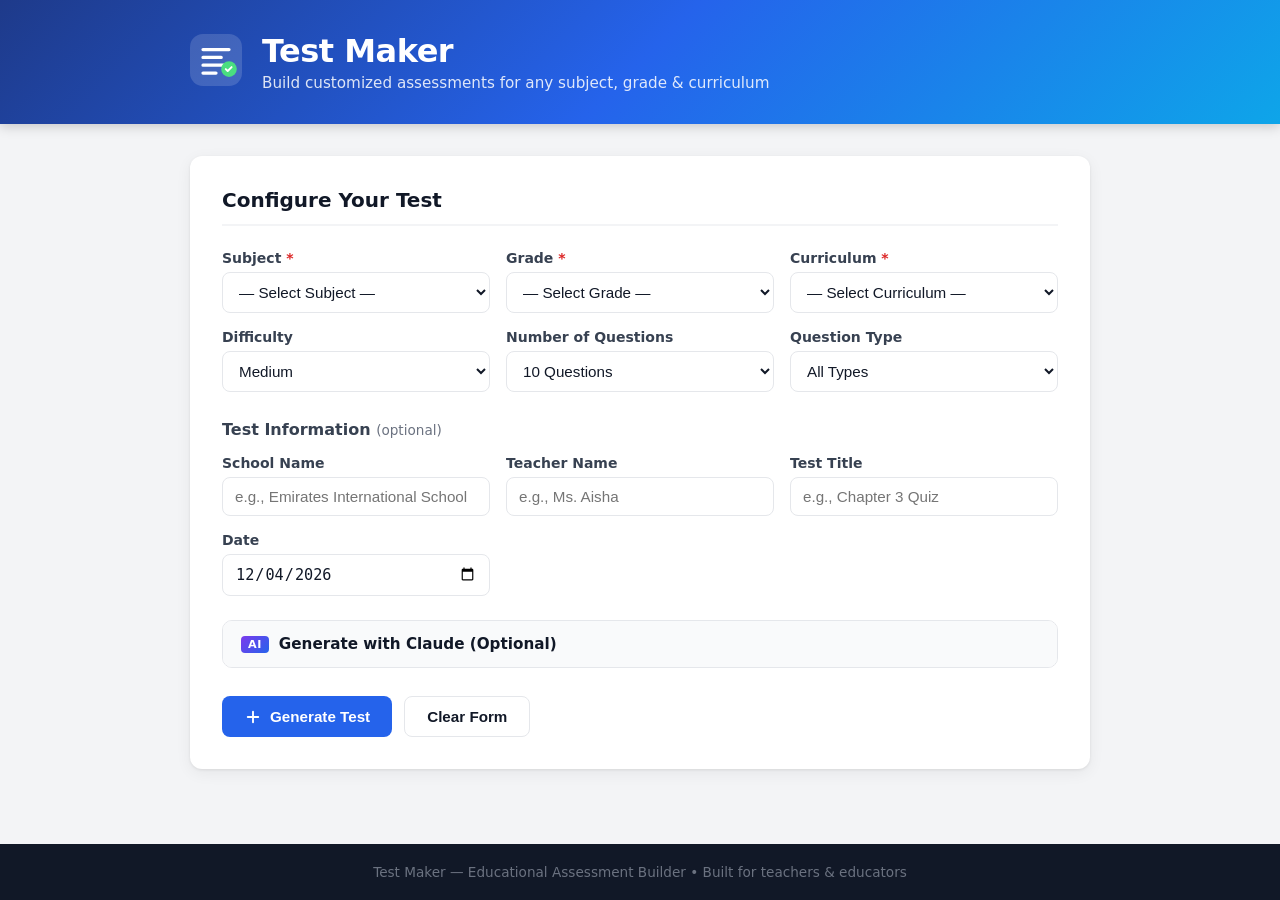
<file: index.html>
<!DOCTYPE html>
<html lang="en">
<head>
  <meta charset="UTF-8" />
  <meta name="viewport" content="width=device-width, initial-scale=1.0" />
  <title>Test Maker — Educational Assessment Builder</title>
  <link rel="stylesheet" href="style.css" />
</head>
<body>

  <header>
    <div class="header-inner">
      <div class="header-logo">
        <svg viewBox="0 0 40 40" fill="none" xmlns="http://www.w3.org/2000/svg">
          <rect width="40" height="40" rx="10" fill="white" fill-opacity="0.15"/>
          <path d="M10 12h20M10 18h14M10 24h18M10 30h10" stroke="white" stroke-width="2.5" stroke-linecap="round"/>
          <circle cx="30" cy="27" r="6" fill="#4ade80"/>
          <path d="M27.5 27l1.5 1.5 3-3" stroke="white" stroke-width="1.5" stroke-linecap="round" stroke-linejoin="round"/>
        </svg>
      </div>
      <div>
        <h1>Test Maker</h1>
        <p>Build customized assessments for any subject, grade &amp; curriculum</p>
      </div>
    </div>
  </header>

  <main>
    <div class="container">

      <!-- ── Configuration Panel ── -->
      <section class="card config-panel">
        <h2 class="section-title">Configure Your Test</h2>

        <div class="form-grid">

          <div class="form-group">
            <label for="subject">Subject <span class="req">*</span></label>
            <select id="subject">
              <option value="">— Select Subject —</option>
              <option value="math">Mathematics</option>
              <option value="english">English Language Arts</option>
              <option value="science">General Science</option>
              <option value="physics">Physics</option>
              <option value="chemistry">Chemistry</option>
              <option value="biology">Biology</option>
              <option value="social_studies">Social Studies</option>
              <option value="history">History</option>
              <option value="geography">Geography</option>
              <option value="computer_science">Computer Science</option>
              <option value="arabic">Arabic Language</option>
              <option value="islamic_studies">Islamic Studies</option>
            </select>
          </div>

          <div class="form-group">
            <label for="grade">Grade <span class="req">*</span></label>
            <select id="grade">
              <option value="">— Select Grade —</option>
              <option value="0">Kindergarten</option>
              <option value="1">Grade 1</option>
              <option value="2">Grade 2</option>
              <option value="3">Grade 3</option>
              <option value="4">Grade 4</option>
              <option value="5">Grade 5</option>
              <option value="6">Grade 6</option>
              <option value="7">Grade 7</option>
              <option value="8">Grade 8</option>
              <option value="9">Grade 9</option>
              <option value="10">Grade 10</option>
              <option value="11">Grade 11</option>
              <option value="12">Grade 12</option>
            </select>
          </div>

          <div class="form-group">
            <label for="curriculum">Curriculum <span class="req">*</span></label>
            <select id="curriculum">
              <option value="">— Select Curriculum —</option>
              <option value="us">US Common Core</option>
              <option value="british">British National Curriculum</option>
              <option value="uae">UAE Ministry of Education</option>
              <option value="ib">International Baccalaureate (IB)</option>
              <option value="cbse">CBSE (India)</option>
              <option value="australian">Australian Curriculum</option>
            </select>
          </div>

          <div class="form-group">
            <label for="difficulty">Difficulty</label>
            <select id="difficulty">
              <option value="easy">Easy</option>
              <option value="medium" selected>Medium</option>
              <option value="hard">Hard</option>
              <option value="mixed">Mixed (All Levels)</option>
            </select>
          </div>

          <div class="form-group">
            <label for="num-questions">Number of Questions</label>
            <select id="num-questions">
              <option value="5">5 Questions</option>
              <option value="10" selected>10 Questions</option>
              <option value="15">15 Questions</option>
              <option value="20">20 Questions</option>
              <option value="25">25 Questions</option>
            </select>
          </div>

          <div class="form-group">
            <label for="question-type">Question Type</label>
            <select id="question-type">
              <option value="all">All Types</option>
              <option value="mcq">Multiple Choice Only</option>
              <option value="true_false">True / False Only</option>
              <option value="short_answer">Short Answer Only</option>
            </select>
          </div>

        </div>

        <!-- Test Info -->
        <h3 class="sub-title">Test Information <span class="optional">(optional)</span></h3>
        <div class="form-grid">
          <div class="form-group">
            <label for="school-name">School Name</label>
            <input type="text" id="school-name" placeholder="e.g., Emirates International School" />
          </div>
          <div class="form-group">
            <label for="teacher-name">Teacher Name</label>
            <input type="text" id="teacher-name" placeholder="e.g., Ms. Aisha" />
          </div>
          <div class="form-group">
            <label for="test-title">Test Title</label>
            <input type="text" id="test-title" placeholder="e.g., Chapter 3 Quiz" />
          </div>
          <div class="form-group">
            <label for="test-date">Date</label>
            <input type="date" id="test-date" />
          </div>
        </div>

        <!-- AI Settings -->
        <details class="ai-panel" id="ai-details">
          <summary>
            <span class="ai-badge">AI</span> Generate with Claude (Optional)
          </summary>
          <div class="ai-body">
            <p>Provide your Anthropic API key to generate fresh, curriculum-specific questions using Claude AI. Your key is never stored — it is used only for this session.</p>
            <div class="form-grid">
              <div class="form-group">
                <label for="api-key">Anthropic API Key</label>
                <div class="input-with-toggle">
                  <input type="password" id="api-key" placeholder="sk-ant-..." autocomplete="off" />
                  <button type="button" id="toggle-key" aria-label="Show/hide key">👁</button>
                </div>
              </div>
              <div class="form-group">
                <label for="custom-topic">Focus Topic <span class="optional">(optional)</span></label>
                <input type="text" id="custom-topic" placeholder="e.g., Photosynthesis, World War I, Fractions" />
              </div>
            </div>
            <p class="api-note">Note: For production use, route API calls through a backend server to keep your key secure.</p>
          </div>
        </details>

        <div class="actions">
          <button id="generate-btn" class="btn btn-primary">
            <svg width="18" height="18" viewBox="0 0 24 24" fill="none" stroke="currentColor" stroke-width="2.5" stroke-linecap="round" stroke-linejoin="round"><path d="M12 5v14M5 12h14"/></svg>
            Generate Test
          </button>
          <button id="clear-btn" class="btn btn-ghost">Clear Form</button>
        </div>

        <div id="error-msg" class="error-msg hidden"></div>
        <div id="loading" class="loading hidden">
          <div class="spinner"></div>
          <span>Generating questions with Claude AI…</span>
        </div>
      </section>

      <!-- ── Test Preview ── -->
      <section id="test-preview" class="card test-preview hidden">
        <div class="preview-toolbar">
          <div class="preview-toolbar-left">
            <button id="toggle-answers" class="btn btn-secondary">Show Answer Key</button>
          </div>
          <div class="preview-toolbar-right">
            <button id="regenerate-btn" class="btn btn-ghost">Regenerate</button>
            <button id="print-btn" class="btn btn-primary">
              <svg width="16" height="16" viewBox="0 0 24 24" fill="none" stroke="currentColor" stroke-width="2.5" stroke-linecap="round" stroke-linejoin="round"><polyline points="6 9 6 2 18 2 18 9"/><path d="M6 18H4a2 2 0 0 1-2-2v-5a2 2 0 0 1 2-2h16a2 2 0 0 1 2 2v5a2 2 0 0 1-2 2h-2"/><rect x="6" y="14" width="12" height="8"/></svg>
              Print Test
            </button>
          </div>
        </div>

        <div id="test-content" class="test-content"></div>

        <div id="answer-key" class="answer-key hidden">
          <h3>Answer Key</h3>
          <div id="answer-key-content"></div>
        </div>
      </section>

    </div>
  </main>

  <footer>
    <p>Test Maker — Educational Assessment Builder &bull; Built for teachers &amp; educators</p>
  </footer>

  <div id="print-area" class="print-area"></div>

  <script src="questions.js"></script>
  <script src="app.js"></script>
</body>
</html>
</file>
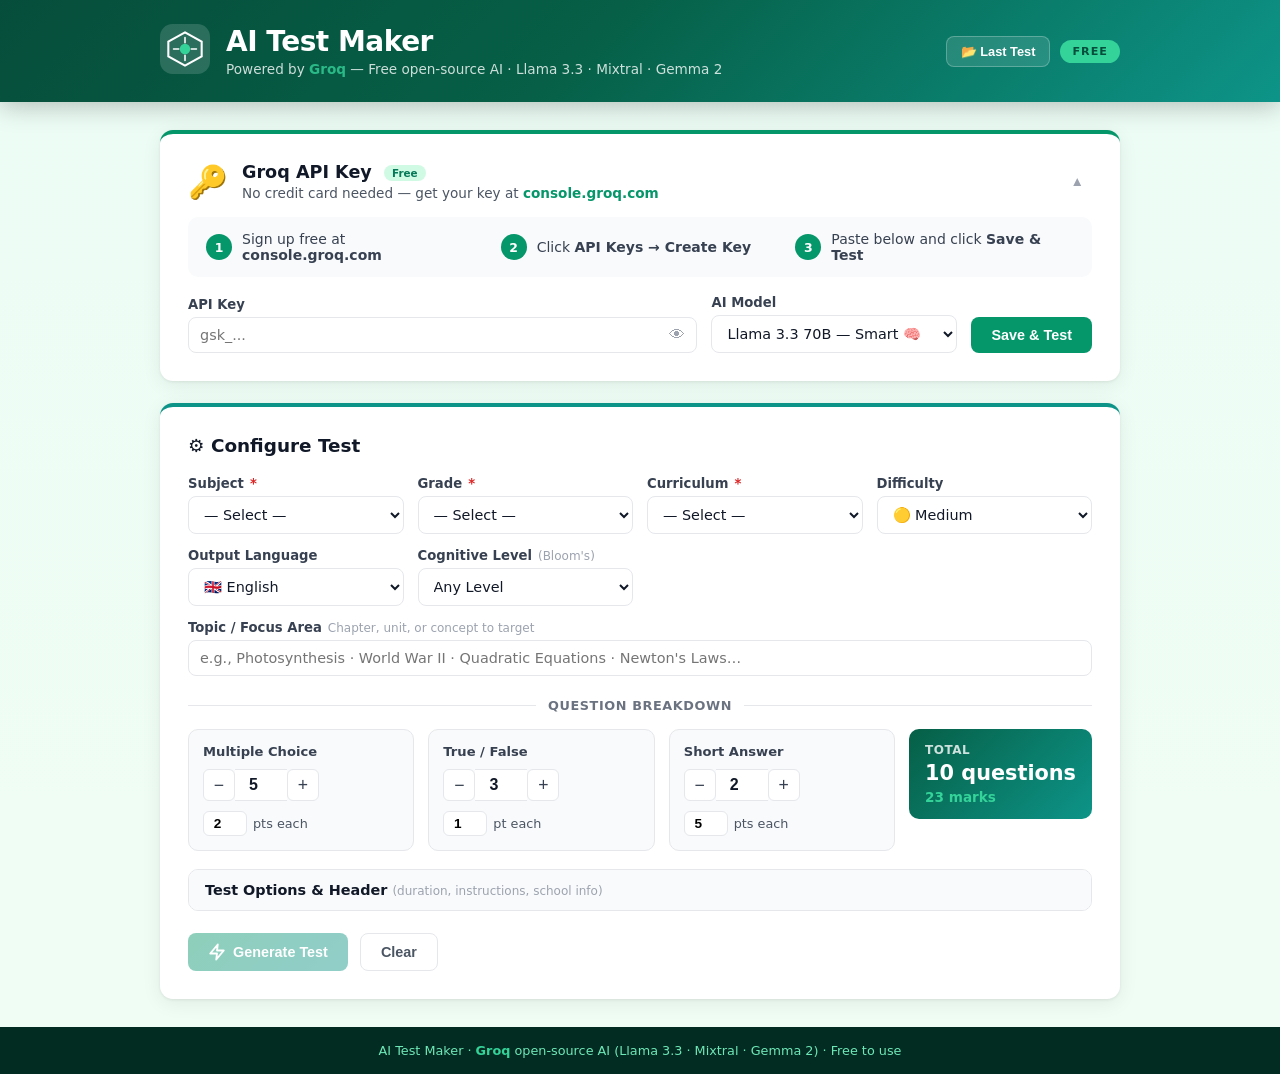
<file: free-test-maker/index.html>
<!DOCTYPE html>
<html lang="en">
<head>
  <meta charset="UTF-8"/>
  <meta name="viewport" content="width=device-width, initial-scale=1.0"/>
  <title>AI Test Maker — Groq Powered</title>
  <link rel="stylesheet" href="style.css"/>
</head>
<body>

<header>
  <div class="header-inner">
    <div class="logo">
      <svg viewBox="0 0 48 48" fill="none"><rect width="48" height="48" rx="12" fill="white" fill-opacity=".15"/><path d="M24 8L40 17V31L24 40L8 31V17Z" stroke="white" stroke-width="2" fill="none"/><circle cx="24" cy="24" r="5" fill="#34d399"/><path d="M24 13v5M24 30v5M13 24h5M30 24h5" stroke="white" stroke-width="1.5" stroke-linecap="round"/></svg>
    </div>
    <div class="header-text">
      <h1>AI Test Maker</h1>
      <p>Powered by <strong>Groq</strong> — Free open-source AI · Llama 3.3 · Mixtral · Gemma 2</p>
    </div>
    <div class="header-actions">
      <button id="load-last-btn" class="hbtn" title="Load last saved test">📂 Last Test</button>
      <span class="free-badge">FREE</span>
    </div>
  </div>
</header>

<main>
<div class="container">

  <!-- ── API Key Card ── -->
  <section class="card key-card" id="key-card">
    <div class="key-card-header">
      <div class="key-icon">🔑</div>
      <div>
        <h2>Groq API Key <span class="free-tag">Free</span></h2>
        <p>No credit card needed — get your key at <strong>console.groq.com</strong></p>
      </div>
      <button id="key-collapse-btn" class="collapse-btn" aria-expanded="true">▲</button>
    </div>
    <div id="key-body">
      <div class="steps-row">
        <div class="step"><div class="sn">1</div><span>Sign up free at <strong>console.groq.com</strong></span></div>
        <div class="step"><div class="sn">2</div><span>Click <strong>API Keys → Create Key</strong></span></div>
        <div class="step"><div class="sn">3</div><span>Paste below and click <strong>Save & Test</strong></span></div>
      </div>
      <div class="key-row">
        <div class="form-group grow">
          <label for="groq-key">API Key</label>
          <div class="eye-wrap">
            <input type="password" id="groq-key" placeholder="gsk_..." autocomplete="off"/>
            <button type="button" id="eye-btn">👁</button>
          </div>
        </div>
        <div class="form-group">
          <label for="model-sel">AI Model</label>
          <select id="model-sel">
            <option value="llama-3.1-8b-instant">Llama 3.1 8B — Fast ⚡</option>
            <option value="llama-3.3-70b-versatile" selected>Llama 3.3 70B — Smart 🧠</option>
            <option value="mixtral-8x7b-32768">Mixtral 8×7B — Balanced ⚖️</option>
            <option value="gemma2-9b-it">Gemma 2 9B 🔵</option>
          </select>
        </div>
        <div class="form-group shrink">
          <label>&nbsp;</label>
          <button id="save-key-btn" class="btn btn-success">Save &amp; Test</button>
        </div>
      </div>
      <div id="key-status" class="key-status hidden"></div>
    </div>
  </section>

  <!-- ── Config Card ── -->
  <section class="card config-card">
    <h2 class="card-title">⚙️ Configure Test</h2>

    <!-- Row 1: Core fields -->
    <div class="form-grid">
      <div class="form-group">
        <label for="subject">Subject <span class="req">*</span></label>
        <select id="subject">
          <option value="">— Select —</option>
          <optgroup label="Core">
            <option value="Mathematics">Mathematics</option>
            <option value="English Language Arts">English Language Arts</option>
            <option value="General Science">General Science</option>
            <option value="Social Studies">Social Studies</option>
          </optgroup>
          <optgroup label="Sciences">
            <option value="Physics">Physics</option>
            <option value="Chemistry">Chemistry</option>
            <option value="Biology">Biology</option>
            <option value="Environmental Science">Environmental Science</option>
          </optgroup>
          <optgroup label="Humanities">
            <option value="History">History</option>
            <option value="Geography">Geography</option>
            <option value="Economics">Economics</option>
            <option value="Civics and Government">Civics &amp; Government</option>
          </optgroup>
          <optgroup label="Technology">
            <option value="Computer Science">Computer Science</option>
            <option value="ICT">ICT</option>
          </optgroup>
          <optgroup label="Languages">
            <option value="Arabic Language">Arabic Language</option>
            <option value="French">French</option>
            <option value="Spanish">Spanish</option>
          </optgroup>
          <optgroup label="Other">
            <option value="Islamic Studies">Islamic Studies</option>
            <option value="Business Studies">Business Studies</option>
            <option value="Art and Design">Art &amp; Design</option>
            <option value="Physical Education">Physical Education</option>
          </optgroup>
        </select>
      </div>

      <div class="form-group">
        <label for="grade">Grade <span class="req">*</span></label>
        <select id="grade">
          <option value="">— Select —</option>
          <option value="Kindergarten">Kindergarten</option>
          <option value="Grade 1">Grade 1</option>
          <option value="Grade 2">Grade 2</option>
          <option value="Grade 3">Grade 3</option>
          <option value="Grade 4">Grade 4</option>
          <option value="Grade 5">Grade 5</option>
          <option value="Grade 6">Grade 6</option>
          <option value="Grade 7">Grade 7</option>
          <option value="Grade 8">Grade 8</option>
          <option value="Grade 9">Grade 9</option>
          <option value="Grade 10">Grade 10</option>
          <option value="Grade 11">Grade 11</option>
          <option value="Grade 12">Grade 12</option>
          <option value="University Foundation">University Foundation</option>
        </select>
      </div>

      <div class="form-group">
        <label for="curriculum">Curriculum <span class="req">*</span></label>
        <select id="curriculum">
          <option value="">— Select —</option>
          <option value="UAE Ministry of Education">UAE Ministry of Education</option>
          <option value="US Common Core">US Common Core</option>
          <option value="British National Curriculum">British National Curriculum</option>
          <option value="Cambridge (IGCSE/A-Level)">Cambridge IGCSE / A-Level</option>
          <option value="International Baccalaureate (IB)">International Baccalaureate (IB)</option>
          <option value="CBSE (India)">CBSE (India)</option>
          <option value="Australian Curriculum">Australian Curriculum</option>
          <option value="General / International">General / International</option>
        </select>
      </div>

      <div class="form-group">
        <label for="difficulty">Difficulty</label>
        <select id="difficulty">
          <option value="Easy">🟢 Easy</option>
          <option value="Medium" selected>🟡 Medium</option>
          <option value="Hard">🔴 Hard</option>
          <option value="Mixed (Easy, Medium, and Hard)">🌈 Mixed</option>
        </select>
      </div>

      <div class="form-group">
        <label for="language">Output Language</label>
        <select id="language">
          <option value="English">🇬🇧 English</option>
          <option value="Arabic">🇦🇪 Arabic (عربي)</option>
          <option value="French">🇫🇷 French</option>
        </select>
      </div>

      <div class="form-group">
        <label for="bloom">Cognitive Level <span class="hint">(Bloom's)</span></label>
        <select id="bloom">
          <option value="">Any Level</option>
          <option value="Knowledge (Remember)">Knowledge — Remember</option>
          <option value="Comprehension (Understand)">Comprehension — Understand</option>
          <option value="Application (Apply)">Application — Apply</option>
          <option value="Analysis (Analyze)">Analysis — Analyze</option>
          <option value="Evaluation (Evaluate)">Evaluation — Evaluate</option>
          <option value="Synthesis (Create)">Synthesis — Create</option>
        </select>
      </div>
    </div>

    <!-- Topic -->
    <div class="form-group topic-row">
      <label for="topic">
        Topic / Focus Area
        <span class="hint">Chapter, unit, or concept to target</span>
      </label>
      <input type="text" id="topic" placeholder="e.g., Photosynthesis · World War II · Quadratic Equations · Newton's Laws…"/>
    </div>

    <!-- ── Question Breakdown ── -->
    <div class="section-divider">
      <span>Question Breakdown</span>
    </div>

    <div class="qcount-grid">
      <div class="qcount-item">
        <label>Multiple Choice</label>
        <div class="counter-wrap">
          <button class="counter-btn" data-target="mcq-count" data-dir="-1">−</button>
          <input type="number" id="mcq-count" class="counter-input" value="5" min="0" max="20"/>
          <button class="counter-btn" data-target="mcq-count" data-dir="1">+</button>
        </div>
        <div class="marks-per">
          <input type="number" id="mcq-marks" class="marks-input" value="2" min="1" max="10"/> pts each
        </div>
      </div>

      <div class="qcount-item">
        <label>True / False</label>
        <div class="counter-wrap">
          <button class="counter-btn" data-target="tf-count" data-dir="-1">−</button>
          <input type="number" id="tf-count" class="counter-input" value="3" min="0" max="20"/>
          <button class="counter-btn" data-target="tf-count" data-dir="1">+</button>
        </div>
        <div class="marks-per">
          <input type="number" id="tf-marks" class="marks-input" value="1" min="1" max="10"/> pt each
        </div>
      </div>

      <div class="qcount-item">
        <label>Short Answer</label>
        <div class="counter-wrap">
          <button class="counter-btn" data-target="sa-count" data-dir="-1">−</button>
          <input type="number" id="sa-count" class="counter-input" value="2" min="0" max="20"/>
          <button class="counter-btn" data-target="sa-count" data-dir="1">+</button>
        </div>
        <div class="marks-per">
          <input type="number" id="sa-marks" class="marks-input" value="5" min="1" max="20"/> pts each
        </div>
      </div>

      <div class="qcount-total" id="qcount-total">
        <div class="total-label">Total</div>
        <div class="total-num" id="total-q">10 questions</div>
        <div class="total-marks" id="total-marks">23 marks</div>
      </div>
    </div>

    <!-- ── Test Options ── -->
    <details class="options-panel">
      <summary>Test Options &amp; Header <span class="hint">(duration, instructions, school info)</span></summary>
      <div class="options-body">
        <div class="form-grid">
          <div class="form-group">
            <label for="school-name">School Name</label>
            <input type="text" id="school-name" placeholder="e.g., Emirates International School"/>
          </div>
          <div class="form-group">
            <label for="teacher-name">Teacher Name</label>
            <input type="text" id="teacher-name" placeholder="e.g., Ms. Sarah"/>
          </div>
          <div class="form-group">
            <label for="test-title">Test Title</label>
            <input type="text" id="test-title" placeholder="e.g., Chapter 5 Quiz"/>
          </div>
          <div class="form-group">
            <label for="test-date">Date</label>
            <input type="date" id="test-date"/>
          </div>
          <div class="form-group">
            <label for="duration">Duration</label>
            <input type="text" id="duration" placeholder="e.g., 45 minutes"/>
          </div>
          <div class="form-group">
            <label for="term">Term / Semester</label>
            <input type="text" id="term" placeholder="e.g., Term 1 · Semester 2"/>
          </div>
        </div>
        <div class="form-group">
          <label for="instructions">Special Instructions <span class="hint">(printed on the test)</span></label>
          <textarea id="instructions" rows="2" placeholder="e.g., Use a pencil. Show all working. No calculators allowed."></textarea>
        </div>
      </div>
    </details>

    <!-- Actions -->
    <div class="actions-row">
      <button id="generate-btn" class="btn btn-primary" disabled>
        <svg width="18" height="18" viewBox="0 0 24 24" fill="none" stroke="currentColor" stroke-width="2.5" stroke-linecap="round" stroke-linejoin="round"><polygon points="13 2 3 14 12 14 11 22 21 10 12 10 13 2"/></svg>
        Generate Test
      </button>
      <button id="clear-btn" class="btn btn-ghost">Clear</button>
    </div>

    <div id="error-box" class="error-box hidden"></div>

    <div id="loading-wrap" class="loading-wrap hidden">
      <div class="loading-dots"><span></span><span></span><span></span></div>
      <span id="loading-msg">Generating…</span>
    </div>
  </section>

  <!-- ── Preview Card ── -->
  <section id="preview-card" class="card preview-card hidden">
    <div class="preview-toolbar">
      <div class="ptb-left">
        <span id="preview-label" class="preview-label"></span>
      </div>
      <div class="ptb-right">
        <button id="add-q-btn" class="btn btn-ghost btn-sm">＋ Add Question</button>
        <button id="save-test-btn" class="btn btn-ghost btn-sm">💾 Save</button>
        <button id="toggle-ans-btn" class="btn btn-secondary btn-sm">Show Answers</button>
        <button id="regen-all-btn" class="btn btn-ghost btn-sm">↺ Regenerate All</button>
        <button id="print-btn" class="btn btn-primary btn-sm">
          <svg width="14" height="14" viewBox="0 0 24 24" fill="none" stroke="currentColor" stroke-width="2.5" stroke-linecap="round" stroke-linejoin="round"><polyline points="6 9 6 2 18 2 18 9"/><path d="M6 18H4a2 2 0 0 1-2-2v-5a2 2 0 0 1 2-2h16a2 2 0 0 1 2 2v5a2 2 0 0 1-2 2h-2"/><rect x="6" y="14" width="12" height="8"/></svg>
          Print
        </button>
      </div>
    </div>

    <!-- Interactive question editor (screen only) -->
    <div id="q-editor" class="q-editor"></div>

    <!-- Answer key panel -->
    <div id="answer-key-panel" class="answer-key-panel hidden">
      <div class="ak-title">✅ Answer Key</div>
      <div id="ak-grid" class="ak-grid"></div>
    </div>
  </section>

</div>
</main>

<!-- Hidden print area -->
<div id="print-area" class="print-area" aria-hidden="true"></div>

<footer>
  <p>AI Test Maker · <strong>Groq</strong> open-source AI (Llama 3.3 · Mixtral · Gemma 2) · Free to use</p>
</footer>

<!-- Edit Modal -->
<div id="edit-modal" class="modal hidden" role="dialog" aria-modal="true">
  <div class="modal-box">
    <div class="modal-header">
      <h3>Edit Question</h3>
      <button id="modal-close" class="modal-close">✕</button>
    </div>
    <div class="modal-body">
      <div class="form-group">
        <label>Question Text</label>
        <textarea id="edit-q-text" rows="3"></textarea>
      </div>
      <div id="edit-options-wrap" class="form-group"></div>
      <div class="form-group">
        <label>Correct Answer</label>
        <input type="text" id="edit-answer"/>
      </div>
      <div class="form-group">
        <label>Explanation <span class="hint">(shown in answer key)</span></label>
        <input type="text" id="edit-explanation"/>
      </div>
    </div>
    <div class="modal-footer">
      <button id="modal-save" class="btn btn-primary">Save Changes</button>
      <button id="modal-cancel" class="btn btn-ghost">Cancel</button>
    </div>
  </div>
</div>
<div id="modal-overlay" class="modal-overlay hidden"></div>

<script src="app.js"></script>
</body>
</html>
</file>
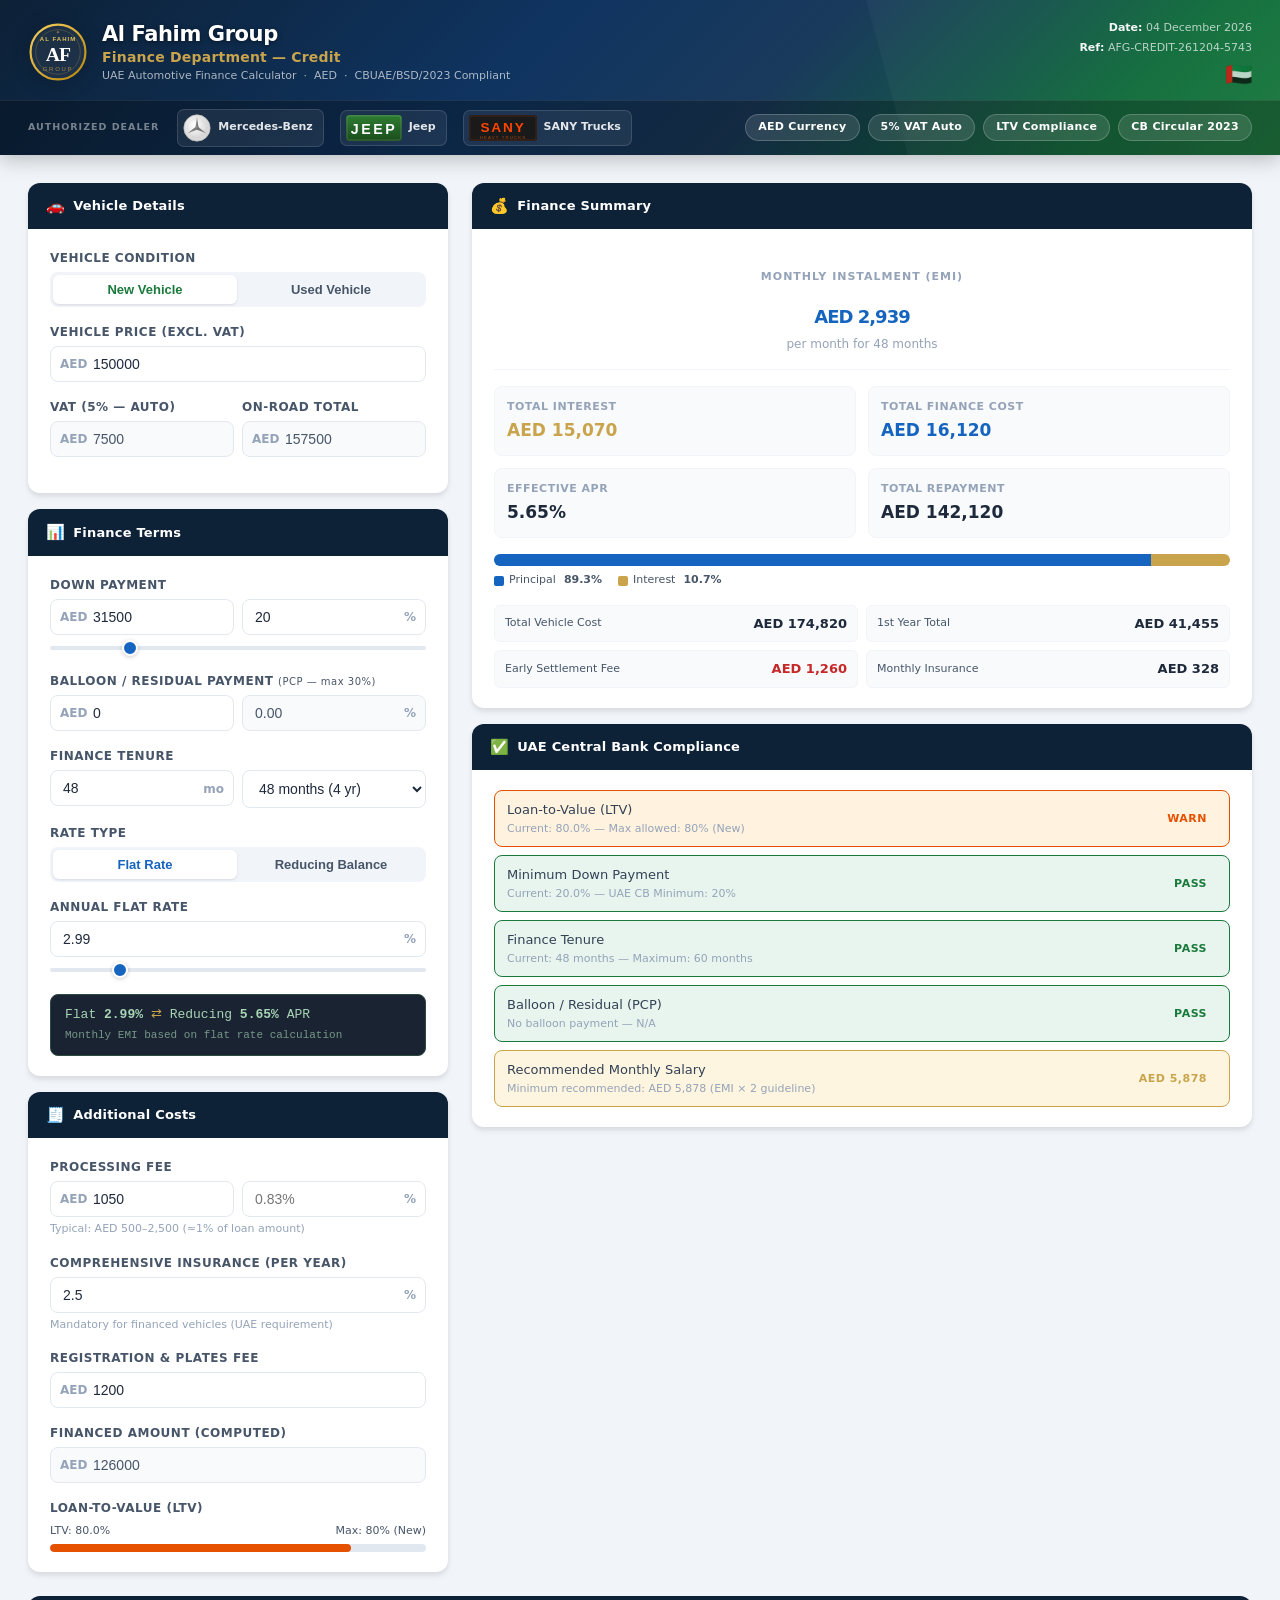
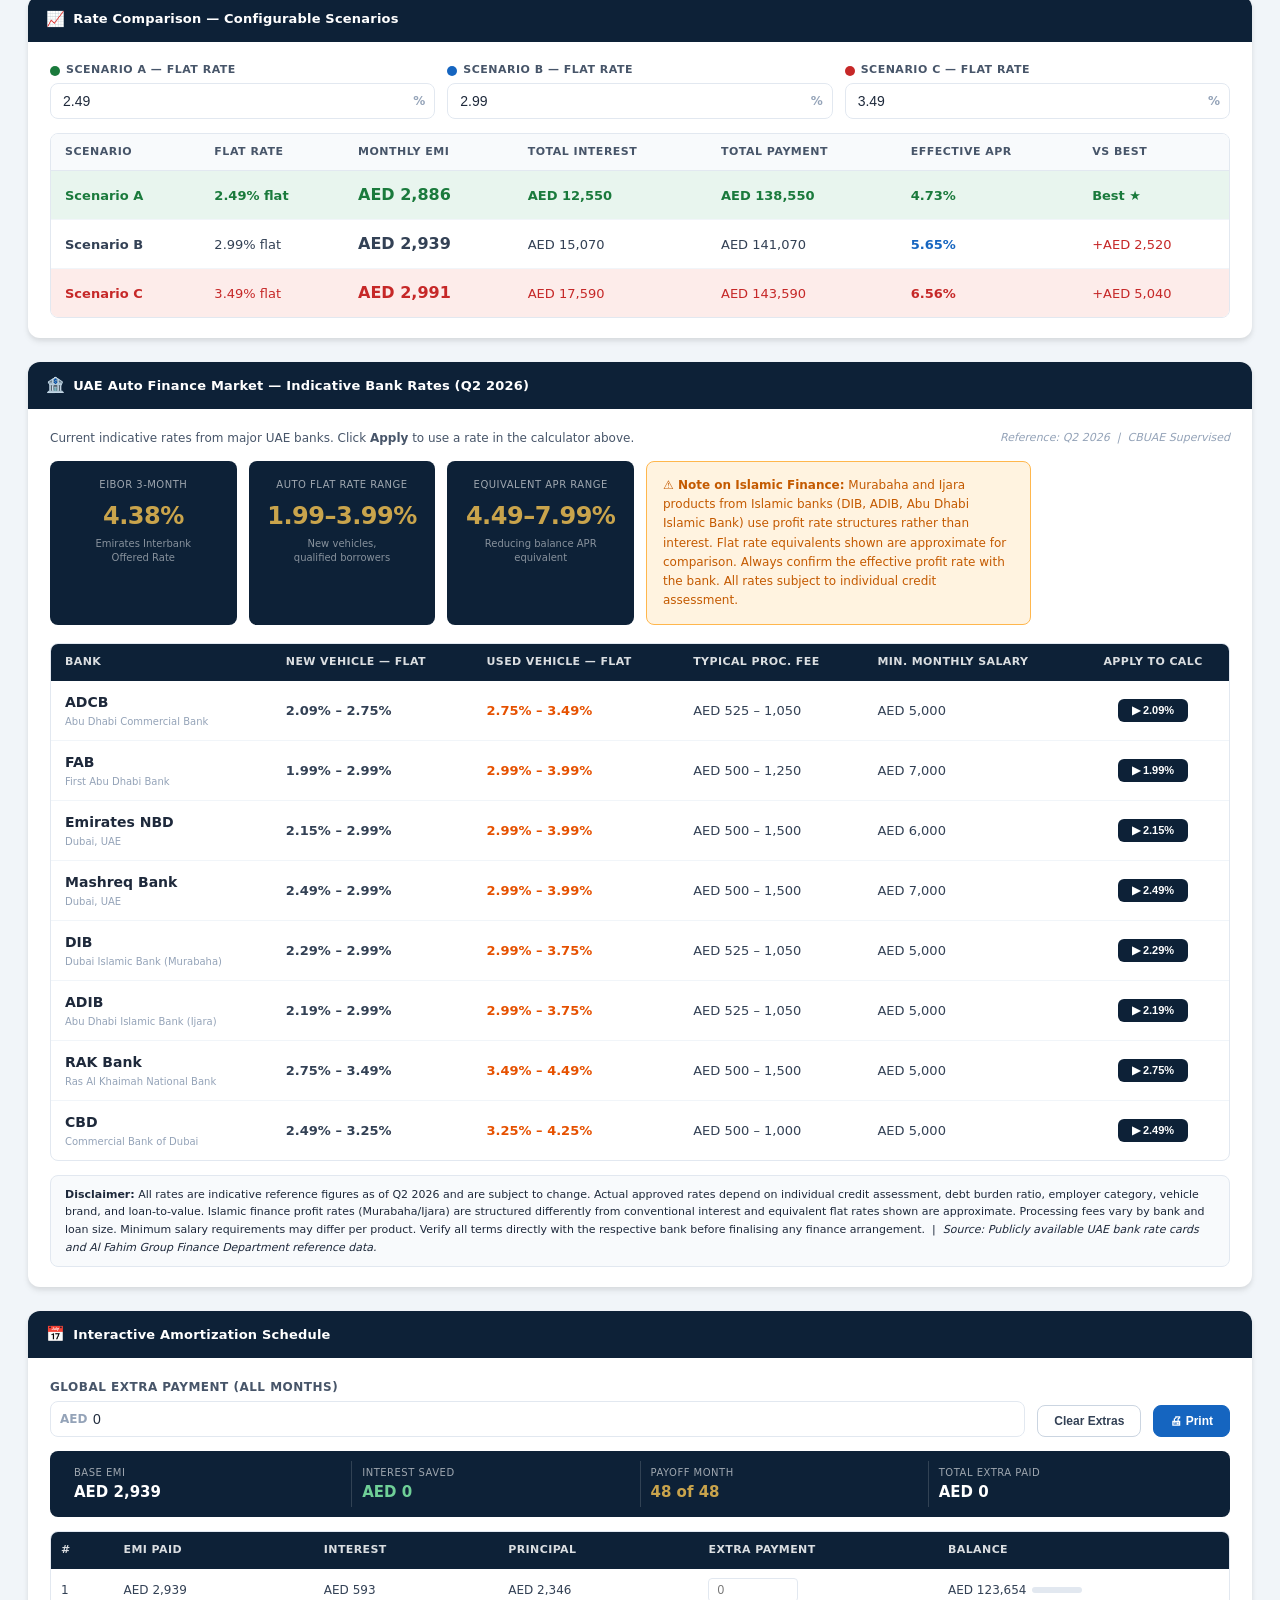
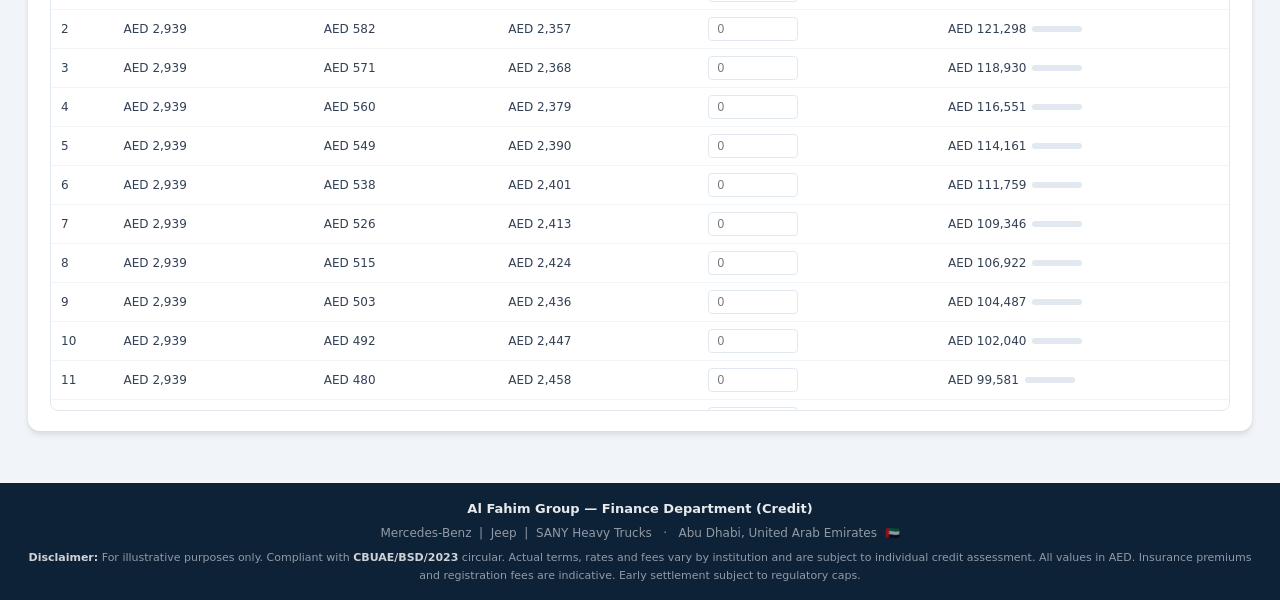
<file: interest-calculator.html>
<!DOCTYPE html>
<html lang="en">
<head>
<meta charset="UTF-8">
<meta name="viewport" content="width=device-width, initial-scale=1.0">
<title>Al Fahim Group — Finance Department | Credit Calculator</title>
<style>
  *, *::before, *::after { box-sizing: border-box; margin: 0; padding: 0; }

  :root {
    --navy: #0D2137;
    --navy-light: #1A3A5C;
    --green: #1A7A3C;
    --green-light: #E8F5EE;
    --blue: #1565C0;
    --blue-light: #E3F0FF;
    --gold: #C9A44C;
    --gold-light: #FDF5E0;
    --red: #C62828;
    --red-light: #FDECEA;
    --orange: #E65100;
    --orange-light: #FFF3E0;
    --gray-50: #F8FAFC;
    --gray-100: #F1F5F9;
    --gray-200: #E2E8F0;
    --gray-300: #CBD5E1;
    --gray-400: #94A3B8;
    --gray-600: #475569;
    --gray-700: #334155;
    --gray-800: #1E293B;
    --white: #FFFFFF;
    --shadow-sm: 0 1px 3px rgba(0,0,0,0.08), 0 1px 2px rgba(0,0,0,0.04);
    --shadow: 0 4px 6px rgba(0,0,0,0.07), 0 2px 4px rgba(0,0,0,0.05);
    --shadow-md: 0 10px 15px rgba(0,0,0,0.08), 0 4px 6px rgba(0,0,0,0.04);
    --radius: 12px;
    --radius-sm: 8px;
  }

  body {
    font-family: -apple-system, BlinkMacSystemFont, 'Segoe UI', system-ui, sans-serif;
    background: var(--gray-100);
    color: var(--gray-800);
    font-size: 14px;
    line-height: 1.5;
  }

  /* HEADER */
  .site-header {
    background: linear-gradient(135deg, var(--navy) 0%, #0F3460 40%, var(--navy-light) 60%, #0E6B3A 85%, var(--green) 100%);
    color: white;
    padding: 28px 32px 24px;
    display: flex;
    align-items: center;
    justify-content: space-between;
    gap: 16px;
    box-shadow: 0 4px 20px rgba(0,0,0,0.25);
    position: relative;
    overflow: hidden;
  }
  .site-header::before {
    content: '';
    position: absolute;
    top: -50%; right: -10%;
    width: 40%; height: 200%;
    background: rgba(255,255,255,0.03);
    transform: rotate(-15deg);
    pointer-events: none;
  }
  .header-left { display: flex; align-items: center; gap: 16px; }
  .header-flag { font-size: 48px; line-height: 1; filter: drop-shadow(0 2px 4px rgba(0,0,0,0.3)); }
  .header-text h1 { font-size: 22px; font-weight: 700; letter-spacing: -0.3px; text-shadow: 0 1px 3px rgba(0,0,0,0.3); }
  .header-text p { font-size: 13px; opacity: 0.82; margin-top: 3px; }
  .header-badges { display: flex; gap: 8px; flex-wrap: wrap; }
  .header-badge {
    background: rgba(255,255,255,0.12);
    border: 1px solid rgba(255,255,255,0.2);
    border-radius: 20px;
    padding: 4px 12px;
    font-size: 11px; font-weight: 600; letter-spacing: 0.3px;
    backdrop-filter: blur(4px);
  }

  /* MAIN LAYOUT */
  .main-wrap { padding: 24px; max-width: 1400px; margin: 0 auto; }
  .top-grid {
    display: grid;
    grid-template-columns: 420px 1fr;
    gap: 20px;
    margin-bottom: 20px;
    align-items: start;
  }
  .left-col { display: flex; flex-direction: column; gap: 16px; }
  .right-col { display: flex; flex-direction: column; gap: 16px; }
  .full-width { margin-bottom: 20px; }

  /* CARDS */
  .card { background: var(--white); border-radius: var(--radius); box-shadow: var(--shadow); overflow: hidden; }
  .card-header {
    background: var(--navy); color: white;
    padding: 12px 18px;
    display: flex; align-items: center; gap: 8px;
    font-weight: 600; font-size: 13px; letter-spacing: 0.2px;
  }
  .card-header .icon { font-size: 15px; }
  .card-body { padding: 18px; }

  /* FORM */
  .form-group { margin-bottom: 14px; }
  .form-group:last-child { margin-bottom: 0; }
  label { display: block; font-size: 12px; font-weight: 600; color: var(--gray-600); text-transform: uppercase; letter-spacing: 0.5px; margin-bottom: 5px; }
  input[type="number"], input[type="text"], select {
    width: 100%; padding: 9px 12px;
    border: 1.5px solid var(--gray-200); border-radius: var(--radius-sm);
    font-size: 14px; color: var(--gray-800); background: var(--white);
    transition: border-color 0.15s, box-shadow 0.15s;
    -moz-appearance: textfield;
  }
  input[type="number"]::-webkit-outer-spin-button,
  input[type="number"]::-webkit-inner-spin-button { -webkit-appearance: none; }
  input:focus, select:focus { outline: none; border-color: var(--blue); box-shadow: 0 0 0 3px rgba(21,101,192,0.12); }
  input[readonly] { background: var(--gray-50); color: var(--gray-600); cursor: not-allowed; border-color: var(--gray-200); }
  .input-prefix-wrap { position: relative; }
  .input-prefix { position: absolute; left: 10px; top: 50%; transform: translateY(-50%); font-size: 12px; font-weight: 700; color: var(--gray-400); pointer-events: none; }
  .input-prefix-wrap input { padding-left: 42px; }
  .input-suffix-wrap { position: relative; }
  .input-suffix { position: absolute; right: 10px; top: 50%; transform: translateY(-50%); font-size: 12px; font-weight: 700; color: var(--gray-400); pointer-events: none; }
  .input-suffix-wrap input { padding-right: 36px; }
  .dual-input { display: grid; grid-template-columns: 1fr 1fr; gap: 8px; }

  /* RANGE SLIDER */
  input[type="range"] {
    -webkit-appearance: none; width: 100%; height: 4px;
    background: var(--gray-200); border-radius: 2px;
    border: none; padding: 0; margin-top: 6px; cursor: pointer;
  }
  input[type="range"]::-webkit-slider-thumb {
    -webkit-appearance: none; width: 16px; height: 16px; border-radius: 50%;
    background: var(--blue); border: 2px solid white; box-shadow: 0 1px 4px rgba(0,0,0,0.2); cursor: pointer;
  }
  input[type="range"]::-moz-range-thumb {
    width: 16px; height: 16px; border-radius: 50%;
    background: var(--blue); border: 2px solid white; box-shadow: 0 1px 4px rgba(0,0,0,0.2); cursor: pointer;
  }
  input[type="range"]:focus { box-shadow: none; border: none; outline: none; }

  /* TOGGLE */
  .toggle-group { display: flex; background: var(--gray-100); border-radius: var(--radius-sm); padding: 3px; gap: 2px; }
  .toggle-btn {
    flex: 1; padding: 7px 12px; border: none; background: transparent;
    border-radius: 6px; font-size: 13px; font-weight: 600; color: var(--gray-600); cursor: pointer; transition: all 0.15s;
  }
  .toggle-btn.active { background: var(--white); color: var(--navy); box-shadow: var(--shadow-sm); }
  .toggle-btn.active.green { color: var(--green); }
  .toggle-btn.active.blue { color: var(--blue); }

  /* RATE EQUIV BOX */
  .rate-equiv-box {
    background: #1A2332; color: #A8D5B5;
    border-radius: var(--radius-sm); padding: 10px 14px;
    font-family: 'SF Mono', 'Fira Code', 'Consolas', monospace; font-size: 13px;
    margin-top: 8px; border: 1px solid #2D4A3E; line-height: 1.6;
  }
  .rate-equiv-box .arrow { color: var(--gold); }

  /* PROGRESS BAR */
  .progress-bar-wrap { margin-top: 6px; }
  .progress-label { display: flex; justify-content: space-between; font-size: 11px; color: var(--gray-600); margin-bottom: 4px; }
  .progress-bar { height: 8px; background: var(--gray-200); border-radius: 4px; overflow: hidden; }
  .progress-fill { height: 100%; border-radius: 4px; transition: width 0.3s ease, background-color 0.3s ease; }
  .progress-fill.green { background: var(--green); }
  .progress-fill.orange { background: var(--orange); }
  .progress-fill.red { background: var(--red); }

  /* SUMMARY */
  .emi-display { text-align: center; padding: 20px 0 16px; border-bottom: 1px solid var(--gray-100); margin-bottom: 16px; }
  .emi-label { font-size: 11px; font-weight: 700; color: var(--gray-400); text-transform: uppercase; letter-spacing: 1px; }
  .emi-value { font-size: 38px; font-weight: 800; color: var(--blue); letter-spacing: -1px; line-height: 1.1; margin: 4px 0; }
  .emi-value span { font-size: 18px; font-weight: 600; }
  .emi-period { font-size: 12px; color: var(--gray-400); }

  .stats-grid { display: grid; grid-template-columns: 1fr 1fr; gap: 12px; margin-bottom: 16px; }
  .stat-item { background: var(--gray-50); border-radius: var(--radius-sm); padding: 12px; border: 1px solid var(--gray-100); }
  .stat-label { font-size: 11px; color: var(--gray-400); font-weight: 600; text-transform: uppercase; letter-spacing: 0.5px; }
  .stat-value { font-size: 17px; font-weight: 700; color: var(--gray-800); margin-top: 2px; }
  .stat-value.highlight { color: var(--blue); }
  .stat-value.gold { color: var(--gold); }
  .stat-value.red { color: var(--red); }

  .pi-bar-wrap { margin: 12px 0 16px; }
  .pi-bar { height: 12px; border-radius: 6px; overflow: hidden; display: flex; background: var(--gray-100); }
  .pi-bar-principal { background: var(--blue); transition: width 0.3s; }
  .pi-bar-interest { background: var(--gold); flex: 1; }
  .pi-bar-legend { display: flex; gap: 16px; margin-top: 6px; }
  .pi-legend-item { display: flex; align-items: center; gap: 5px; font-size: 11px; color: var(--gray-600); }
  .pi-legend-dot { width: 10px; height: 10px; border-radius: 2px; }

  .mini-grid { display: grid; grid-template-columns: 1fr 1fr; gap: 8px; }
  .mini-item { display: flex; justify-content: space-between; align-items: center; padding: 8px 10px; background: var(--gray-50); border-radius: 6px; border: 1px solid var(--gray-100); }
  .mini-label { font-size: 11px; color: var(--gray-600); }
  .mini-value { font-size: 13px; font-weight: 700; color: var(--gray-800); }

  /* COMPLIANCE */
  .compliance-grid { display: flex; flex-direction: column; gap: 8px; }
  .compliance-row { display: flex; align-items: center; justify-content: space-between; padding: 9px 12px; border-radius: var(--radius-sm); border: 1px solid var(--gray-200); background: var(--gray-50); }
  .compliance-left { font-size: 13px; font-weight: 500; color: var(--gray-700); }
  .compliance-detail { font-size: 11px; color: var(--gray-400); margin-top: 1px; }
  .badge { padding: 3px 10px; border-radius: 12px; font-size: 11px; font-weight: 700; text-transform: uppercase; letter-spacing: 0.5px; }
  .badge-ok { background: var(--green-light); color: var(--green); }
  .badge-fail { background: var(--red-light); color: var(--red); }
  .badge-warn { background: var(--orange-light); color: var(--orange); }

  /* RATE COMPARISON */
  .comparison-controls { display: grid; grid-template-columns: repeat(3, 1fr); gap: 12px; margin-bottom: 14px; }
  .comp-label { font-size: 11px; font-weight: 700; text-transform: uppercase; letter-spacing: 0.5px; margin-bottom: 4px; display: flex; align-items: center; gap: 6px; color: var(--gray-600); }
  .comp-dot { width: 10px; height: 10px; border-radius: 50%; display: inline-block; }
  .comp-dot-a { background: var(--green); }
  .comp-dot-b { background: var(--blue); }
  .comp-dot-c { background: var(--red); }
  .comp-table-wrap { overflow-x: auto; border-radius: var(--radius-sm); border: 1px solid var(--gray-200); }
  .comp-table { width: 100%; border-collapse: collapse; font-size: 13px; }
  .comp-table th { background: var(--gray-50); padding: 10px 14px; text-align: left; font-size: 11px; font-weight: 700; text-transform: uppercase; letter-spacing: 0.5px; color: var(--gray-600); border-bottom: 1px solid var(--gray-200); }
  .comp-table td { padding: 12px 14px; border-bottom: 1px solid var(--gray-100); color: var(--gray-700); }
  .comp-table tr:last-child td { border-bottom: none; }
  .comp-table tr.best-row { background: var(--green-light); }
  .comp-table tr.worst-row { background: var(--red-light); }
  .comp-table tr.best-row td { color: var(--green); font-weight: 600; }
  .comp-table tr.worst-row td { color: var(--red); }
  .comp-table td.big { font-size: 16px; font-weight: 700; }
  .comp-table td.apr-col { color: var(--blue); font-weight: 600; }

  /* AMORTIZATION */
  .amort-controls { display: flex; align-items: flex-end; gap: 12px; margin-bottom: 14px; flex-wrap: wrap; }
  .amort-controls .form-group { margin-bottom: 0; flex: 1; min-width: 160px; }
  .amort-btn { padding: 8px 16px; border: 1.5px solid var(--gray-300); border-radius: var(--radius-sm); background: white; font-size: 12px; font-weight: 600; color: var(--gray-700); cursor: pointer; transition: all 0.15s; white-space: nowrap; }
  .amort-btn:hover { border-color: var(--blue); color: var(--blue); background: var(--blue-light); }
  .amort-btn.primary { background: var(--blue); color: white; border-color: var(--blue); }
  .amort-btn.primary:hover { background: #1255A8; }

  .amort-summary-bar { display: flex; gap: 0; margin-bottom: 14px; background: var(--navy); border-radius: var(--radius-sm); padding: 10px 14px; color: white; flex-wrap: wrap; }
  .amort-sum-item { flex: 1; min-width: 130px; padding: 4px 10px; border-right: 1px solid rgba(255,255,255,0.15); }
  .amort-sum-item:last-child { border-right: none; }
  .amort-sum-label { font-size: 10px; opacity: 0.6; text-transform: uppercase; letter-spacing: 0.5px; }
  .amort-sum-value { font-size: 15px; font-weight: 700; margin-top: 1px; }
  .amort-sum-value.gold { color: var(--gold); }
  .amort-sum-value.green { color: #6FCF97; }

  .amort-table-wrap { max-height: 480px; overflow-y: auto; border-radius: var(--radius-sm); border: 1px solid var(--gray-200); position: relative; }
  .amort-table { width: 100%; border-collapse: collapse; font-size: 12px; }
  .amort-table thead { position: sticky; top: 0; z-index: 10; }
  .amort-table th { background: var(--navy); color: rgba(255,255,255,0.85); padding: 10px 10px; text-align: left; font-size: 11px; font-weight: 600; text-transform: uppercase; letter-spacing: 0.4px; white-space: nowrap; border-bottom: 2px solid rgba(255,255,255,0.1); }
  .amort-table td { padding: 7px 10px; border-bottom: 1px solid var(--gray-100); color: var(--gray-700); vertical-align: middle; }
  .amort-table tr:hover td { background: var(--gray-50); }
  .amort-table .extra-input { width: 90px; padding: 4px 8px; font-size: 12px; border: 1px solid var(--gray-200); border-radius: 4px; }
  .amort-table .extra-input:focus { border-color: var(--gold); box-shadow: 0 0 0 2px rgba(201,164,76,0.15); }

  .amort-table tr.ms-25 td { background: #FFFDE7; }
  .amort-table tr.ms-50 td { background: #E8F5EE; }
  .amort-table tr.ms-75 td { background: #E3F2FD; }
  .amort-table tr.ms-payoff td { background: #F3E5F5; font-weight: 600; }
  .amort-table tr.ms-balloon td { background: var(--gold-light); font-weight: 600; }
  .amort-table tr.footer-row td { background: var(--navy); color: white; font-weight: 700; font-size: 12px; border-top: 2px solid rgba(255,255,255,0.2); }

  .mini-balance-bar { display: inline-block; width: 50px; height: 6px; background: var(--gray-200); border-radius: 3px; overflow: hidden; vertical-align: middle; margin-left: 6px; }
  .mini-balance-fill { height: 100%; background: var(--blue); border-radius: 3px; transition: width 0.2s; }

  .ms-label { display: inline-block; font-size: 9px; font-weight: 700; padding: 1px 5px; border-radius: 8px; text-transform: uppercase; margin-left: 4px; letter-spacing: 0.3px; }
  .ms-label.ms25 { background: #FFF176; color: #827717; }
  .ms-label.ms50 { background: #C8E6C9; color: #2E7D32; }
  .ms-label.ms75 { background: #BBDEFB; color: #1565C0; }
  .ms-label.mspayoff { background: #E1BEE7; color: #6A1B9A; }
  .ms-label.msballoon { background: var(--gold-light); color: var(--gold); border: 1px solid var(--gold); }

  /* FOOTER */
  .site-footer { background: var(--navy); color: rgba(255,255,255,0.55); text-align: center; padding: 16px 24px; font-size: 12px; line-height: 1.6; }
  .site-footer strong { color: rgba(255,255,255,0.8); }

  .text-red { color: var(--red); }

  @media (max-width: 900px) {
    .top-grid { grid-template-columns: 1fr; }
    .stats-grid { grid-template-columns: 1fr 1fr; }
    .comparison-controls { grid-template-columns: 1fr; }
    .header-main-row { flex-direction: column; gap: 10px; }
    .header-meta { text-align: left; }
    .header-brands-row { flex-direction: column; gap: 8px; }
    .main-wrap { padding: 12px; }
  }

  /* ─── AL FAHIM GROUP HEADER STYLES ─────────────────────────── */
  .site-header { padding: 0; overflow: hidden; display: block; }
  .header-main-row {
    display: flex; align-items: center; justify-content: space-between;
    padding: 18px 28px 14px; gap: 20px;
  }
  .header-logo-block { display: flex; align-items: center; gap: 14px; }
  .af-logo-svg { flex-shrink: 0; filter: drop-shadow(0 2px 8px rgba(0,0,0,0.5)); }
  .header-title-block { line-height: 1.25; }
  .header-company { font-size: 21px; font-weight: 800; letter-spacing: -0.4px; color: white; text-shadow: 0 1px 4px rgba(0,0,0,0.5); }
  .header-dept { font-size: 14px; font-weight: 600; color: var(--gold); letter-spacing: 0.2px; margin-top: 2px; }
  .header-sub { font-size: 11px; opacity: 0.65; margin-top: 3px; }
  .header-meta { text-align: right; font-size: 11px; color: rgba(255,255,255,0.7); line-height: 1.8; flex-shrink: 0; }
  .header-meta strong { color: rgba(255,255,255,0.95); }
  .header-brands-row {
    background: rgba(0,0,0,0.28);
    border-top: 1px solid rgba(255,255,255,0.08);
    padding: 8px 28px;
    display: flex; align-items: center; justify-content: space-between;
    flex-wrap: wrap; gap: 10px;
  }
  .brand-strip { display: flex; align-items: center; gap: 16px; flex-wrap: wrap; }
  .brand-strip-label { font-size: 9.5px; font-weight: 700; color: rgba(255,255,255,0.45); text-transform: uppercase; letter-spacing: 1px; margin-right: 2px; }
  .brand-entry {
    display: flex; align-items: center; gap: 7px;
    padding: 4px 10px 4px 5px;
    background: rgba(255,255,255,0.07);
    border-radius: 7px;
    border: 1px solid rgba(255,255,255,0.13);
    transition: background 0.15s;
  }
  .brand-entry:hover { background: rgba(255,255,255,0.12); }
  .brand-label { font-size: 11px; font-weight: 600; color: rgba(255,255,255,0.88); white-space: nowrap; }

  /* ─── PRINT STYLES ──────────────────────────────────────────── */
  @media print {
    *, *::before, *::after {
      -webkit-print-color-adjust: exact !important;
      print-color-adjust: exact !important;
    }
    @page { margin: 1.2cm 1.5cm; size: A4 portrait; }
    body { background: white !important; font-size: 11px; line-height: 1.4; }

    /* Header: compact but keep branding */
    .site-header { box-shadow: none !important; }
    .header-main-row { padding: 10px 20px 8px; }
    .header-company { font-size: 17px; }
    .header-dept { font-size: 12px; }
    .header-sub { display: none; }

    /* Hide interactive / screen-only elements */
    .left-col { display: none !important; }
    .amort-controls { display: none !important; }
    .comparison-controls { display: none !important; }
    button { display: none !important; }
    .extra-input { display: none !important; }
    .amort-sum-item:last-child { display: none; }

    /* Show print-only elements */
    .print-params { display: block !important; }

    /* Layout */
    .main-wrap { padding: 0 !important; }
    .top-grid { grid-template-columns: 1fr !important; }
    .right-col { width: 100%; }
    .full-width { margin-bottom: 10px; }

    /* Expand amort table fully */
    .amort-table-wrap { max-height: none !important; overflow: visible !important; }

    /* Cards */
    .card { box-shadow: none !important; border: 1px solid #ccc !important; margin-bottom: 10px; page-break-inside: avoid; }

    /* Tables */
    .amort-table th, .amort-table td { padding: 5px 7px !important; font-size: 10px !important; }
    .comp-table th, .comp-table td { padding: 7px 10px !important; font-size: 11px !important; }

    /* Footer */
    .site-footer { font-size: 10px !important; padding: 8px 20px !important; }

    /* Milestone colors: preserve */
    .amort-table tr.ms-25 td { background: #FFFDE7 !important; }
    .amort-table tr.ms-50 td { background: #E8F5EE !important; }
    .amort-table tr.ms-75 td { background: #E3F2FD !important; }
    .amort-table tr.ms-payoff td { background: #F3E5F5 !important; font-weight: 700; }
    .amort-table tr.ms-balloon td { background: #FDF5E0 !important; font-weight: 700; }
    .amort-table tr.footer-row td { background: #0D2137 !important; color: white !important; }

    /* Compliance / comparison */
    .compliance-row { -webkit-print-color-adjust: exact; print-color-adjust: exact; }
    .comp-table tr.best-row { background: #E8F5EE !important; }
    .comp-table tr.worst-row { background: #FDECEA !important; }

    /* Amort summary bar */
    .amort-summary-bar { -webkit-print-color-adjust: exact; print-color-adjust: exact; background: #0D2137 !important; }
    .card-header { -webkit-print-color-adjust: exact; print-color-adjust: exact; background: #0D2137 !important; }
    .header-brands-row { -webkit-print-color-adjust: exact; print-color-adjust: exact; }
  }

  /* Print-params card (hidden on screen, shown on print) */
  .print-params {
    display: none;
    background: #F8FAFC;
    border: 1px solid #E2E8F0;
    border-radius: var(--radius-sm);
    padding: 14px 16px;
    margin-bottom: 14px;
  }
  .print-params-title {
    font-size: 11px; font-weight: 700; color: var(--navy);
    text-transform: uppercase; letter-spacing: 0.6px;
    margin-bottom: 8px; padding-bottom: 6px;
    border-bottom: 2px solid var(--navy);
  }
  .print-params table { width: 100%; border-collapse: collapse; font-size: 11px; }
  .print-params td { padding: 5px 10px; border-bottom: 1px solid #E2E8F0; vertical-align: middle; }
  .print-params tr:last-child td { border-bottom: none; }
  .print-params td:nth-child(odd) { color: #64748B; font-size: 10px; text-transform: uppercase; letter-spacing: 0.3px; width: 22%; }
  .print-params td:nth-child(even) { font-weight: 700; color: var(--navy); width: 28%; }

  /* ─── SPACING IMPROVEMENTS ──────────────────────────────────── */
  .card-body { padding: 20px 22px; }
  .main-wrap { padding: 28px; }
  .top-grid { gap: 24px; margin-bottom: 24px; }
  .full-width { margin-bottom: 24px; }
  .form-group { margin-bottom: 16px; }

  /* ─── UAE MARKET RATES SECTION ───────────────────────────────── */
  .market-eibor-row {
    display: grid;
    grid-template-columns: repeat(auto-fill, minmax(170px, 1fr));
    gap: 12px;
    margin-bottom: 18px;
  }
  .eibor-box {
    background: var(--navy);
    color: white;
    border-radius: var(--radius-sm);
    padding: 16px 14px;
    text-align: center;
  }
  .eibor-label { font-size: 10px; text-transform: uppercase; letter-spacing: 0.5px; opacity: 0.6; }
  .eibor-value { font-size: 24px; font-weight: 800; color: var(--gold); margin: 6px 0 3px; letter-spacing: -0.5px; }
  .eibor-note-text { font-size: 10px; opacity: 0.5; line-height: 1.4; }
  .eibor-info-box {
    grid-column: span 2;
    background: var(--orange-light);
    border: 1px solid #FFB74D;
    border-radius: var(--radius-sm);
    padding: 14px 16px;
    font-size: 12px;
    color: #C45A00;
    line-height: 1.6;
    display: flex;
    align-items: center;
  }
  @media (max-width: 700px) { .eibor-info-box { grid-column: span 1; } }

  .bank-rates-wrap { overflow-x: auto; border-radius: var(--radius-sm); border: 1px solid var(--gray-200); margin-bottom: 14px; }
  .bank-rates-table { width: 100%; border-collapse: collapse; font-size: 13px; }
  .bank-rates-table th {
    background: var(--navy); color: rgba(255,255,255,0.85);
    padding: 10px 14px; text-align: left;
    font-size: 11px; font-weight: 600; text-transform: uppercase; letter-spacing: 0.4px;
    white-space: nowrap;
  }
  .bank-rates-table td { padding: 11px 14px; border-bottom: 1px solid var(--gray-100); color: var(--gray-700); vertical-align: middle; }
  .bank-rates-table tr:last-child td { border-bottom: none; }
  .bank-rates-table tr:hover td { background: var(--gray-50); }
  .bank-name-cell strong { font-size: 14px; color: var(--gray-800); }
  .bank-sub { font-size: 10px; color: var(--gray-400); font-weight: 400; display: block; margin-top: 1px; }
  .rate-range-cell { font-weight: 700; color: var(--blue); white-space: nowrap; }
  .rate-range-cell.used { color: var(--orange); }
  .apply-rate-btn {
    padding: 5px 14px; background: var(--navy); color: white; border: none;
    border-radius: 6px; font-size: 11px; font-weight: 600; cursor: pointer;
    transition: all 0.15s; white-space: nowrap;
  }
  .apply-rate-btn:hover { background: var(--blue); transform: translateY(-1px); }
  .market-disclaimer {
    font-size: 11px; color: var(--gray-500);
    background: var(--gray-50); border: 1px solid var(--gray-200);
    border-radius: var(--radius-sm); padding: 10px 14px; line-height: 1.6;
  }
  .market-rates-header-row {
    display: flex; align-items: center; justify-content: space-between;
    margin-bottom: 14px; flex-wrap: wrap; gap: 8px;
  }
  .market-last-updated { font-size: 11px; color: var(--gray-400); font-style: italic; }

  @media print {
    #marketRatesCard { display: none !important; }
    .card-body { padding: 14px 16px; }
  }
</style>
</head>
<body>

<header class="site-header">

  <!-- ── Row 1: Company Identity ─────────────────────────────── -->
  <div class="header-main-row">
    <div class="header-logo-block">

      <!-- Al Fahim Group Emblem -->
      <svg class="af-logo-svg" width="60" height="60" viewBox="0 0 70 70" xmlns="http://www.w3.org/2000/svg">
        <defs>
          <linearGradient id="afGold1" x1="0%" y1="0%" x2="100%" y2="100%">
            <stop offset="0%" stop-color="#F5D060"/>
            <stop offset="100%" stop-color="#B8860B"/>
          </linearGradient>
        </defs>
        <!-- Outer gold ring -->
        <circle cx="35" cy="35" r="32" fill="rgba(255,255,255,0.07)" stroke="url(#afGold1)" stroke-width="2.5"/>
        <!-- Inner subtle ring -->
        <circle cx="35" cy="35" r="26" fill="none" stroke="rgba(201,164,76,0.3)" stroke-width="1"/>
        <!-- AL FAHIM text top arc (simplified as horizontal) -->
        <text x="35" y="22" text-anchor="middle" font-size="7" fill="rgba(245,208,96,0.9)" font-weight="700" letter-spacing="1.2" font-family="Arial, sans-serif">AL FAHIM</text>
        <!-- AF monogram -->
        <text x="35" y="46" text-anchor="middle" font-size="23" fill="white" font-weight="800" letter-spacing="-1" font-family="Georgia, 'Times New Roman', serif">AF</text>
        <!-- GROUP label bottom -->
        <text x="35" y="57" text-anchor="middle" font-size="7" fill="rgba(201,164,76,0.8)" letter-spacing="2" font-family="Arial, sans-serif">GROUP</text>
        <!-- Gold star accent -->
        <text x="35" y="14" text-anchor="middle" font-size="6" fill="rgba(201,164,76,0.7)">✦</text>
      </svg>

      <div class="header-title-block">
        <div class="header-company">Al Fahim Group</div>
        <div class="header-dept">Finance Department &mdash; Credit</div>
        <div class="header-sub">UAE Automotive Finance Calculator &nbsp;·&nbsp; AED &nbsp;·&nbsp; CBUAE/BSD/2023 Compliant</div>
      </div>
    </div>

    <div class="header-meta">
      <div><strong>Date:</strong> <span id="hdrDate">—</span></div>
      <div><strong>Ref:</strong> AFG-CREDIT-<span id="hdrRef">—</span></div>
      <div style="margin-top:6px;font-size:22px;line-height:1">🇦🇪</div>
    </div>
  </div>

  <!-- ── Row 2: Brand Logos + Compliance Badges ───────────────── -->
  <div class="header-brands-row">
    <div class="brand-strip">
      <span class="brand-strip-label">Authorized Dealer</span>

      <!-- Mercedes-Benz -->
      <div class="brand-entry">
        <svg width="28" height="28" viewBox="0 0 100 100" xmlns="http://www.w3.org/2000/svg">
          <defs>
            <radialGradient id="mbBg" cx="40%" cy="38%">
              <stop offset="0%" stop-color="#FFFFFF"/>
              <stop offset="100%" stop-color="#D8D8D8"/>
            </radialGradient>
            <linearGradient id="mbStar" x1="0%" y1="0%" x2="100%" y2="100%">
              <stop offset="0%" stop-color="#AAAAAA"/>
              <stop offset="100%" stop-color="#555555"/>
            </linearGradient>
          </defs>
          <circle cx="50" cy="50" r="47" fill="url(#mbBg)" stroke="#BBBBBB" stroke-width="2.5"/>
          <g transform="translate(50,50)">
            <polygon points="0,-40 5.5,-1 0,6 -5.5,-1" fill="url(#mbStar)"/>
            <polygon points="0,-40 5.5,-1 0,6 -5.5,-1" fill="url(#mbStar)" transform="rotate(120)"/>
            <polygon points="0,-40 5.5,-1 0,6 -5.5,-1" fill="url(#mbStar)" transform="rotate(240)"/>
            <circle cx="0" cy="0" r="6.5" fill="url(#mbStar)"/>
          </g>
          <circle cx="50" cy="50" r="34" fill="none" stroke="#CCCCCC" stroke-width="1"/>
        </svg>
        <span class="brand-label">Mercedes-Benz</span>
      </div>

      <!-- Jeep -->
      <div class="brand-entry">
        <svg width="56" height="26" viewBox="0 0 90 42" xmlns="http://www.w3.org/2000/svg">
          <defs>
            <linearGradient id="jGrad" x1="0" y1="0" x2="0" y2="1">
              <stop offset="0%" stop-color="#2E7D32"/>
              <stop offset="100%" stop-color="#1A4D1C"/>
            </linearGradient>
          </defs>
          <rect width="90" height="42" rx="5" fill="url(#jGrad)"/>
          <rect x="1.5" y="1.5" width="87" height="39" rx="4" fill="none" stroke="rgba(255,255,255,0.25)" stroke-width="1"/>
          <text x="45" y="30" text-anchor="middle" font-size="23" font-weight="900" fill="white" font-family="'Arial Black', Arial, sans-serif" letter-spacing="4">JEEP</text>
        </svg>
        <span class="brand-label">Jeep</span>
      </div>

      <!-- SANY Heavy Trucks -->
      <div class="brand-entry">
        <svg width="68" height="26" viewBox="0 0 110 42" xmlns="http://www.w3.org/2000/svg">
          <rect width="110" height="42" rx="5" fill="#1A1A1A"/>
          <rect x="1.5" y="1.5" width="107" height="39" rx="4" fill="none" stroke="rgba(255,80,0,0.35)" stroke-width="1"/>
          <text x="55" y="28" text-anchor="middle" font-size="22" font-weight="900" fill="#FF4500" font-family="'Arial Black', Arial, sans-serif" letter-spacing="3">SANY</text>
          <text x="55" y="39" text-anchor="middle" font-size="7" fill="rgba(255,100,0,0.65)" letter-spacing="1.8" font-family="Arial, sans-serif">HEAVY TRUCKS</text>
        </svg>
        <span class="brand-label">SANY Trucks</span>
      </div>
    </div>

    <div class="header-badges">
      <span class="header-badge">AED Currency</span>
      <span class="header-badge">5% VAT Auto</span>
      <span class="header-badge">LTV Compliance</span>
      <span class="header-badge">CB Circular 2023</span>
    </div>
  </div>

</header>

<div class="main-wrap">

  <!-- ── Print-only: Finance Parameters Summary ─────────────── -->
  <div class="print-params" id="printParamsCard">
    <div class="print-params-title">📋 Finance Parameters Summary</div>
    <table id="printParamsTable"><tr><td colspan="4" style="color:#999">Generating…</td></tr></table>
  </div>

  <div class="top-grid">

    <!-- LEFT COLUMN -->
    <div class="left-col">

      <!-- 1. VEHICLE DETAILS -->
      <div class="card">
        <div class="card-header"><span class="icon">🚗</span> Vehicle Details</div>
        <div class="card-body">
          <div class="form-group">
            <label>Vehicle Condition</label>
            <div class="toggle-group">
              <button class="toggle-btn active green" id="btn-new" onclick="setVehicleType('new')">New Vehicle</button>
              <button class="toggle-btn" id="btn-used" onclick="setVehicleType('used')">Used Vehicle</button>
            </div>
          </div>
          <div class="form-group">
            <label>Vehicle Price (excl. VAT)</label>
            <div class="input-prefix-wrap">
              <span class="input-prefix">AED</span>
              <input type="number" id="vehiclePrice" value="150000" min="10000" step="1000" oninput="recalc()">
            </div>
          </div>
          <div class="dual-input">
            <div class="form-group">
              <label>VAT (5% — Auto)</label>
              <div class="input-prefix-wrap">
                <span class="input-prefix">AED</span>
                <input type="number" id="vatAmount" readonly tabindex="-1">
              </div>
            </div>
            <div class="form-group">
              <label>On-Road Total</label>
              <div class="input-prefix-wrap">
                <span class="input-prefix">AED</span>
                <input type="number" id="onRoadTotal" readonly tabindex="-1">
              </div>
            </div>
          </div>
        </div>
      </div>

      <!-- 2. FINANCE TERMS -->
      <div class="card">
        <div class="card-header"><span class="icon">📊</span> Finance Terms</div>
        <div class="card-body">

          <div class="form-group">
            <label>Down Payment</label>
            <div class="dual-input">
              <div class="input-prefix-wrap">
                <span class="input-prefix">AED</span>
                <input type="number" id="downAED" value="31500" min="0" step="500" oninput="syncDownFromAED()">
              </div>
              <div class="input-suffix-wrap">
                <span class="input-suffix">%</span>
                <input type="number" id="downPct" value="20" min="0" max="100" step="0.1" oninput="syncDownFromPct()">
              </div>
            </div>
            <input type="range" id="downSlider" min="0" max="100" value="20" step="0.5" oninput="syncDownFromSlider()">
          </div>

          <div class="form-group">
            <label>Balloon / Residual Payment <span style="font-size:10px;font-weight:400;text-transform:none;">(PCP — max 30%)</span></label>
            <div class="dual-input">
              <div class="input-prefix-wrap">
                <span class="input-prefix">AED</span>
                <input type="number" id="balloonAED" value="0" min="0" step="500" oninput="syncBalloonFromAED()">
              </div>
              <div class="input-suffix-wrap">
                <span class="input-suffix">%</span>
                <input type="number" id="balloonPct" value="0" min="0" max="30" step="0.5" readonly tabindex="-1" style="background:var(--gray-50);">
              </div>
            </div>
          </div>

          <div class="form-group">
            <label>Finance Tenure</label>
            <div class="dual-input">
              <div class="input-suffix-wrap">
                <span class="input-suffix">mo</span>
                <input type="number" id="tenureInput" value="48" min="6" max="60" step="1" oninput="recalc()">
              </div>
              <select id="tenurePreset" onchange="setTenurePreset(this.value)">
                <option value="">— Quick Select —</option>
                <option value="12">12 months (1 yr)</option>
                <option value="24">24 months (2 yr)</option>
                <option value="36">36 months (3 yr)</option>
                <option value="48" selected>48 months (4 yr)</option>
                <option value="60">60 months (5 yr)</option>
              </select>
            </div>
          </div>

          <div class="form-group">
            <label>Rate Type</label>
            <div class="toggle-group">
              <button class="toggle-btn active blue" id="btn-flat" onclick="setRateType('flat')">Flat Rate</button>
              <button class="toggle-btn" id="btn-reducing" onclick="setRateType('reducing')">Reducing Balance</button>
            </div>
          </div>

          <div class="form-group">
            <label id="rateLabel">Annual Flat Rate</label>
            <div class="input-suffix-wrap">
              <span class="input-suffix">%</span>
              <input type="number" id="rateInput" value="2.99" min="0.1" max="30" step="0.01" oninput="syncRateToSlider(); recalc()">
            </div>
            <input type="range" id="rateSlider" min="0.5" max="15" value="2.99" step="0.01" oninput="syncRateFromSlider()">
          </div>

          <div class="rate-equiv-box" id="rateEquivBox">
            <div>Flat <strong id="reFlatVal">2.99%</strong> <span class="arrow">&#8644;</span> Reducing <strong id="reReducingVal">—</strong> APR</div>
            <div style="font-size:11px;opacity:0.65;margin-top:2px;">Monthly EMI based on <span id="reMode">flat rate</span> calculation</div>
          </div>

        </div>
      </div>

      <!-- 3. ADDITIONAL COSTS -->
      <div class="card">
        <div class="card-header"><span class="icon">🧾</span> Additional Costs</div>
        <div class="card-body">

          <div class="form-group">
            <label>Processing Fee</label>
            <div class="dual-input">
              <div class="input-prefix-wrap">
                <span class="input-prefix">AED</span>
                <input type="number" id="processingFeeAED" value="1050" min="0" step="50" oninput="syncProcFromAED()">
              </div>
              <div class="input-suffix-wrap">
                <span class="input-suffix">%</span>
                <input type="number" id="processingFeePct" value="" min="0" max="5" step="0.01" placeholder="—" oninput="syncProcFromPct()">
              </div>
            </div>
            <div style="font-size:11px;color:var(--gray-400);margin-top:4px;">Typical: AED 500–2,500 (≈1% of loan amount)</div>
          </div>

          <div class="form-group">
            <label>Comprehensive Insurance (per year)</label>
            <div class="input-suffix-wrap">
              <span class="input-suffix">%</span>
              <input type="number" id="insuranceRate" value="2.5" min="0.1" max="10" step="0.1" oninput="recalc()">
            </div>
            <div style="font-size:11px;color:var(--gray-400);margin-top:4px;">Mandatory for financed vehicles (UAE requirement)</div>
          </div>

          <div class="form-group">
            <label>Registration &amp; Plates Fee</label>
            <div class="input-prefix-wrap">
              <span class="input-prefix">AED</span>
              <input type="number" id="regFee" value="1200" min="0" step="100" oninput="recalc()">
            </div>
          </div>

          <div class="form-group">
            <label>Financed Amount (Computed)</label>
            <div class="input-prefix-wrap">
              <span class="input-prefix">AED</span>
              <input type="number" id="financedAmount" readonly tabindex="-1">
            </div>
          </div>

          <div class="form-group">
            <label>Loan-to-Value (LTV)</label>
            <div class="progress-bar-wrap">
              <div class="progress-label">
                <span id="ltvLabel">LTV: —</span>
                <span id="ltvMax">Max: 80% (New)</span>
              </div>
              <div class="progress-bar">
                <div class="progress-fill green" id="ltvFill" style="width:0%"></div>
              </div>
            </div>
          </div>

        </div>
      </div>

    </div><!-- end left-col -->

    <!-- RIGHT COLUMN -->
    <div class="right-col">

      <!-- 4. FINANCE SUMMARY -->
      <div class="card">
        <div class="card-header"><span class="icon">💰</span> Finance Summary</div>
        <div class="card-body">
          <div class="emi-display">
            <div class="emi-label">Monthly Instalment (EMI)</div>
            <div class="emi-value"><span style="font-size:18px;font-weight:600;">AED </span><span id="emiMain">—</span></div>
            <div class="emi-period" id="emiPeriod">per month</div>
          </div>

          <div class="stats-grid">
            <div class="stat-item">
              <div class="stat-label">Total Interest</div>
              <div class="stat-value gold" id="totalInterest">—</div>
            </div>
            <div class="stat-item">
              <div class="stat-label">Total Finance Cost</div>
              <div class="stat-value highlight" id="totalFinanceCost">—</div>
            </div>
            <div class="stat-item">
              <div class="stat-label">Effective APR</div>
              <div class="stat-value" id="effectiveAPR">—</div>
            </div>
            <div class="stat-item">
              <div class="stat-label">Total Repayment</div>
              <div class="stat-value" id="totalRepayment">—</div>
            </div>
          </div>

          <div class="pi-bar-wrap">
            <div class="pi-bar">
              <div class="pi-bar-principal" id="piPrincipal" style="width:70%"></div>
              <div class="pi-bar-interest"></div>
            </div>
            <div class="pi-bar-legend">
              <div class="pi-legend-item"><div class="pi-legend-dot" style="background:var(--blue);"></div> Principal <strong id="piPctPrincipal" style="margin-left:3px;">—</strong></div>
              <div class="pi-legend-item"><div class="pi-legend-dot" style="background:var(--gold);"></div> Interest <strong id="piPctInterest" style="margin-left:3px;">—</strong></div>
            </div>
          </div>

          <div class="mini-grid">
            <div class="mini-item">
              <span class="mini-label">Total Vehicle Cost</span>
              <span class="mini-value" id="totalVehicleCost">—</span>
            </div>
            <div class="mini-item">
              <span class="mini-label">1st Year Total</span>
              <span class="mini-value" id="firstYearTotal">—</span>
            </div>
            <div class="mini-item">
              <span class="mini-label">Early Settlement Fee</span>
              <span class="mini-value text-red" id="earlySettleFee">—</span>
            </div>
            <div class="mini-item">
              <span class="mini-label">Monthly Insurance</span>
              <span class="mini-value" id="monthlyInsurance">—</span>
            </div>
          </div>
        </div>
      </div>

      <!-- 5. UAE CB COMPLIANCE -->
      <div class="card">
        <div class="card-header"><span class="icon">✅</span> UAE Central Bank Compliance</div>
        <div class="card-body">
          <div class="compliance-grid" id="complianceGrid"></div>
        </div>
      </div>

    </div><!-- end right-col -->
  </div><!-- end top-grid -->

  <!-- RATE COMPARISON -->
  <div class="card full-width">
    <div class="card-header"><span class="icon">📈</span> Rate Comparison — Configurable Scenarios</div>
    <div class="card-body">
      <div class="comparison-controls">
        <div>
          <div class="comp-label"><span class="comp-dot comp-dot-a"></span> Scenario A — Flat Rate</div>
          <div class="input-suffix-wrap">
            <span class="input-suffix">%</span>
            <input type="number" id="compA" value="2.49" min="0.1" max="30" step="0.01" oninput="recalcComparison()">
          </div>
        </div>
        <div>
          <div class="comp-label"><span class="comp-dot comp-dot-b"></span> Scenario B — Flat Rate</div>
          <div class="input-suffix-wrap">
            <span class="input-suffix">%</span>
            <input type="number" id="compB" value="2.99" min="0.1" max="30" step="0.01" oninput="recalcComparison()">
          </div>
        </div>
        <div>
          <div class="comp-label"><span class="comp-dot comp-dot-c"></span> Scenario C — Flat Rate</div>
          <div class="input-suffix-wrap">
            <span class="input-suffix">%</span>
            <input type="number" id="compC" value="3.49" min="0.1" max="30" step="0.01" oninput="recalcComparison()">
          </div>
        </div>
      </div>
      <div class="comp-table-wrap">
        <table class="comp-table">
          <thead>
            <tr>
              <th>Scenario</th>
              <th>Flat Rate</th>
              <th>Monthly EMI</th>
              <th>Total Interest</th>
              <th>Total Payment</th>
              <th>Effective APR</th>
              <th>vs Best</th>
            </tr>
          </thead>
          <tbody id="compTableBody"></tbody>
        </table>
      </div>
    </div>
  </div>

  <!-- UAE MARKET RATES -->
  <div class="card full-width" id="marketRatesCard">
    <div class="card-header"><span class="icon">🏦</span> UAE Auto Finance Market — Indicative Bank Rates (Q2 2026)</div>
    <div class="card-body">

      <div class="market-rates-header-row">
        <div style="font-size:12px;color:var(--gray-600);line-height:1.5;">Current indicative rates from major UAE banks. Click <strong>Apply</strong> to use a rate in the calculator above.</div>
        <div class="market-last-updated">Reference: Q2 2026 &nbsp;|&nbsp; CBUAE Supervised</div>
      </div>

      <div class="market-eibor-row">
        <div class="eibor-box">
          <div class="eibor-label">EIBOR 3-Month</div>
          <div class="eibor-value">4.38%</div>
          <div class="eibor-note-text">Emirates Interbank<br>Offered Rate</div>
        </div>
        <div class="eibor-box">
          <div class="eibor-label">Auto Flat Rate Range</div>
          <div class="eibor-value">1.99–3.99%</div>
          <div class="eibor-note-text">New vehicles,<br>qualified borrowers</div>
        </div>
        <div class="eibor-box">
          <div class="eibor-label">Equivalent APR Range</div>
          <div class="eibor-value">4.49–7.99%</div>
          <div class="eibor-note-text">Reducing balance APR<br>equivalent</div>
        </div>
        <div class="eibor-info-box">
          <div>
            <strong>⚠️ Note on Islamic Finance:</strong> Murabaha and Ijara products from Islamic banks (DIB, ADIB, Abu Dhabi Islamic Bank) use profit rate structures rather than interest. Flat rate equivalents shown are approximate for comparison. Always confirm the effective profit rate with the bank. All rates subject to individual credit assessment.
          </div>
        </div>
      </div>

      <div class="bank-rates-wrap">
        <table class="bank-rates-table">
          <thead>
            <tr>
              <th>Bank</th>
              <th>New Vehicle — Flat</th>
              <th>Used Vehicle — Flat</th>
              <th>Typical Proc. Fee</th>
              <th>Min. Monthly Salary</th>
              <th style="text-align:center;">Apply to Calc</th>
            </tr>
          </thead>
          <tbody>
            <tr>
              <td class="bank-name-cell"><strong>ADCB</strong><span class="bank-sub">Abu Dhabi Commercial Bank</span></td>
              <td class="rate-range-cell">2.09% – 2.75%</td>
              <td class="rate-range-cell used">2.75% – 3.49%</td>
              <td>AED 525 – 1,050</td>
              <td>AED 5,000</td>
              <td style="text-align:center;"><button class="apply-rate-btn" onclick="applyRate(2.09)">▶ 2.09%</button></td>
            </tr>
            <tr>
              <td class="bank-name-cell"><strong>FAB</strong><span class="bank-sub">First Abu Dhabi Bank</span></td>
              <td class="rate-range-cell">1.99% – 2.99%</td>
              <td class="rate-range-cell used">2.99% – 3.99%</td>
              <td>AED 500 – 1,250</td>
              <td>AED 7,000</td>
              <td style="text-align:center;"><button class="apply-rate-btn" onclick="applyRate(1.99)">▶ 1.99%</button></td>
            </tr>
            <tr>
              <td class="bank-name-cell"><strong>Emirates NBD</strong><span class="bank-sub">Dubai, UAE</span></td>
              <td class="rate-range-cell">2.15% – 2.99%</td>
              <td class="rate-range-cell used">2.99% – 3.99%</td>
              <td>AED 500 – 1,500</td>
              <td>AED 6,000</td>
              <td style="text-align:center;"><button class="apply-rate-btn" onclick="applyRate(2.15)">▶ 2.15%</button></td>
            </tr>
            <tr>
              <td class="bank-name-cell"><strong>Mashreq Bank</strong><span class="bank-sub">Dubai, UAE</span></td>
              <td class="rate-range-cell">2.49% – 2.99%</td>
              <td class="rate-range-cell used">2.99% – 3.99%</td>
              <td>AED 500 – 1,500</td>
              <td>AED 7,000</td>
              <td style="text-align:center;"><button class="apply-rate-btn" onclick="applyRate(2.49)">▶ 2.49%</button></td>
            </tr>
            <tr>
              <td class="bank-name-cell"><strong>DIB</strong><span class="bank-sub">Dubai Islamic Bank (Murabaha)</span></td>
              <td class="rate-range-cell">2.29% – 2.99%</td>
              <td class="rate-range-cell used">2.99% – 3.75%</td>
              <td>AED 525 – 1,050</td>
              <td>AED 5,000</td>
              <td style="text-align:center;"><button class="apply-rate-btn" onclick="applyRate(2.29)">▶ 2.29%</button></td>
            </tr>
            <tr>
              <td class="bank-name-cell"><strong>ADIB</strong><span class="bank-sub">Abu Dhabi Islamic Bank (Ijara)</span></td>
              <td class="rate-range-cell">2.19% – 2.99%</td>
              <td class="rate-range-cell used">2.99% – 3.75%</td>
              <td>AED 525 – 1,050</td>
              <td>AED 5,000</td>
              <td style="text-align:center;"><button class="apply-rate-btn" onclick="applyRate(2.19)">▶ 2.19%</button></td>
            </tr>
            <tr>
              <td class="bank-name-cell"><strong>RAK Bank</strong><span class="bank-sub">Ras Al Khaimah National Bank</span></td>
              <td class="rate-range-cell">2.75% – 3.49%</td>
              <td class="rate-range-cell used">3.49% – 4.49%</td>
              <td>AED 500 – 1,500</td>
              <td>AED 5,000</td>
              <td style="text-align:center;"><button class="apply-rate-btn" onclick="applyRate(2.75)">▶ 2.75%</button></td>
            </tr>
            <tr>
              <td class="bank-name-cell"><strong>CBD</strong><span class="bank-sub">Commercial Bank of Dubai</span></td>
              <td class="rate-range-cell">2.49% – 3.25%</td>
              <td class="rate-range-cell used">3.25% – 4.25%</td>
              <td>AED 500 – 1,000</td>
              <td>AED 5,000</td>
              <td style="text-align:center;"><button class="apply-rate-btn" onclick="applyRate(2.49)">▶ 2.49%</button></td>
            </tr>
          </tbody>
        </table>
      </div>

      <div class="market-disclaimer">
        <strong>Disclaimer:</strong> All rates are indicative reference figures as of Q2 2026 and are subject to change. Actual approved rates depend on individual credit assessment, debt burden ratio, employer category, vehicle brand, and loan-to-value. Islamic finance profit rates (Murabaha/Ijara) are structured differently from conventional interest and equivalent flat rates shown are approximate. Processing fees vary by bank and loan size. Minimum salary requirements may differ per product. Verify all terms directly with the respective bank before finalising any finance arrangement. &nbsp;|&nbsp; <em>Source: Publicly available UAE bank rate cards and Al Fahim Group Finance Department reference data.</em>
      </div>

    </div>
  </div>

  <!-- AMORTIZATION -->
  <div class="card full-width">
    <div class="card-header"><span class="icon">📅</span> Interactive Amortization Schedule</div>
    <div class="card-body">
      <div class="amort-controls">
        <div class="form-group">
          <label>Global Extra Payment (all months)</label>
          <div class="input-prefix-wrap">
            <span class="input-prefix">AED</span>
            <input type="number" id="globalExtra" value="0" min="0" step="100" oninput="applyGlobalExtra()">
          </div>
        </div>
        <button class="amort-btn" onclick="clearExtraPayments()">Clear Extras</button>
        <button class="amort-btn primary" onclick="window.print()">&#128424; Print</button>
      </div>

      <div class="amort-summary-bar">
        <div class="amort-sum-item">
          <div class="amort-sum-label">Base EMI</div>
          <div class="amort-sum-value" id="amortBaseEMI">—</div>
        </div>
        <div class="amort-sum-item">
          <div class="amort-sum-label">Interest Saved</div>
          <div class="amort-sum-value green" id="amortInterestSaved">AED 0</div>
        </div>
        <div class="amort-sum-item">
          <div class="amort-sum-label">Payoff Month</div>
          <div class="amort-sum-value gold" id="amortPayoffMonth">—</div>
        </div>
        <div class="amort-sum-item">
          <div class="amort-sum-label">Total Extra Paid</div>
          <div class="amort-sum-value" id="amortTotalExtra">AED 0</div>
        </div>
      </div>

      <div class="amort-table-wrap">
        <table class="amort-table" id="amortTable">
          <thead>
            <tr>
              <th style="width:60px;">#</th>
              <th>EMI Paid</th>
              <th>Interest</th>
              <th>Principal</th>
              <th>Extra Payment</th>
              <th>Balance</th>
            </tr>
          </thead>
          <tbody id="amortTableBody"></tbody>
        </table>
      </div>
    </div>
  </div>

</div><!-- end main-wrap -->

<footer class="site-footer">
  <div style="margin-bottom:4px;font-size:13px;font-weight:700;color:rgba(255,255,255,0.9);">Al Fahim Group &mdash; Finance Department (Credit)</div>
  <div>Mercedes-Benz &nbsp;|&nbsp; Jeep &nbsp;|&nbsp; SANY Heavy Trucks &nbsp;&nbsp;·&nbsp;&nbsp; Abu Dhabi, United Arab Emirates &nbsp;🇦🇪</div>
  <div style="margin-top:6px;font-size:11px;">
    <strong>Disclaimer:</strong> For illustrative purposes only. Compliant with <strong>CBUAE/BSD/2023</strong> circular.
    Actual terms, rates and fees vary by institution and are subject to individual credit assessment. All values in AED.
    Insurance premiums and registration fees are indicative. Early settlement subject to regulatory caps.
  </div>
</footer>

<script>
// ============================================================
// STATE
// ============================================================
const S = {
  vehicleType: 'new',
  rateType: 'flat',
  extraPayments: {}
};

// ============================================================
// FORMATTING
// ============================================================
function fmt(n, dec) {
  dec = (dec === undefined) ? 0 : dec;
  if (isNaN(n) || !isFinite(n)) return '—';
  return n.toLocaleString('en-AE', { minimumFractionDigits: dec, maximumFractionDigits: dec });
}
function fmtAED(n, dec) {
  dec = (dec === undefined) ? 0 : dec;
  if (isNaN(n) || !isFinite(n)) return '—';
  return 'AED ' + fmt(n, dec);
}
function fmtPct(n, dec) {
  dec = (dec === undefined) ? 2 : dec;
  if (isNaN(n) || !isFinite(n)) return '—';
  return n.toFixed(dec) + '%';
}

// ============================================================
// CORE FINANCE CALCULATIONS
// ============================================================

// Flat rate EMI (UAE standard: interest charged on full principal throughout)
function emiFlat(P, flatRate, months, balloon) {
  balloon = balloon || 0;
  if (months <= 0 || P <= 0) return 0;
  var T = months / 12;
  return (P * (1 + flatRate / 100 * T) - balloon) / months;
}

// Reducing balance (actuarial) EMI with optional balloon
function emiReducing(P, annRate, n, balloon) {
  balloon = balloon || 0;
  if (n <= 0 || P <= 0) return 0;
  if (annRate === 0) return (P - balloon) / n;
  var r = annRate / (12 * 100);
  if (balloon > 0) {
    var factor = Math.pow(1 + r, -n);
    return (P - balloon * factor) * r / (1 - factor);
  }
  return P * r * Math.pow(1 + r, n) / (Math.pow(1 + r, n) - 1);
}

// Newton-Raphson: find IRR (monthly rate) given EMI schedule, return APR %
function calcAPR(P, emi, n, balloon) {
  balloon = balloon || 0;
  if (P <= 0 || emi <= 0 || n <= 0) return 0;
  var r = 0.005; // ~6% annual starting guess
  for (var i = 0; i < 150; i++) {
    var f = 0, fp = 0;
    for (var k = 1; k <= n; k++) {
      var disc = Math.pow(1 + r, -k);
      f += emi * disc;
      fp += -k * emi * disc / (1 + r);
    }
    if (balloon > 0) {
      var discN = Math.pow(1 + r, -n);
      f += balloon * discN;
      fp += -n * balloon * discN / (1 + r);
    }
    f -= P;
    if (Math.abs(fp) < 1e-15) break;
    var delta = -f / fp;
    r += delta;
    if (Math.abs(delta) < 1e-12) break;
    if (r < 0) r = 0.0001;
  }
  if (!isFinite(r) || r < 0 || r > 2) return NaN;
  return r * 12 * 100;
}

// Flat → Reducing APR conversion (Newton-Raphson)
function flatToReducingAPR(flatRate, P, months, balloon) {
  balloon = balloon || 0;
  var emi = emiFlat(P, flatRate, months, balloon);
  return calcAPR(P, emi, months, balloon);
}

// Reducing APR → equivalent flat rate for display
function reducingAPRToFlat(apr, P, months, balloon) {
  balloon = balloon || 0;
  if (P <= 0 || months <= 0) return 0;
  var emi = emiReducing(P, apr, months, balloon);
  var totalInterest = emi * months + balloon - P;
  var T = months / 12;
  if (P <= 0 || T <= 0) return 0;
  return (totalInterest / P) / T * 100;
}

// ============================================================
// AMORTIZATION SCHEDULE (actuarial/reducing)
// ============================================================
function buildAmortSchedule(P, annRate, n, balloon, extraPayments) {
  var rows = [];
  var balance = P;
  var r = annRate > 0 ? annRate / (12 * 100) : 0;

  // Compute base EMI
  var baseEMI;
  if (annRate === 0) {
    baseEMI = (P - balloon) / n;
  } else if (balloon > 0) {
    var factor = Math.pow(1 + r, -n);
    baseEMI = (P - balloon * factor) * r / (1 - factor);
  } else {
    baseEMI = P * r * Math.pow(1 + r, n) / (Math.pow(1 + r, n) - 1);
  }

  // Baseline total interest (no extra payments)
  var baselineInterest = 0;
  {
    var b2 = P;
    for (var m2 = 1; m2 <= n; m2++) {
      var intP = r > 0 ? b2 * r : 0;
      baselineInterest += intP;
      var prinP = baseEMI - intP;
      if (prinP < 0) prinP = 0;
      b2 -= Math.min(prinP, b2);
      if (b2 <= 0.01) break;
    }
  }

  var totalActualInterest = 0;
  var actualPayoffMonth = n;
  balance = P;

  for (var m = 1; m <= n; m++) {
    var intPart = r > 0 ? balance * r : 0;
    var extra = extraPayments[m] || 0;
    var emiPaid = baseEMI;

    // Handle final/near-zero scenarios
    if (balance + intPart <= baseEMI + 0.01 && m < n) {
      emiPaid = balance + intPart;
    } else if (m === n) {
      // Last scheduled payment: settle remaining balance
      emiPaid = balance + intPart - balloon;
      if (emiPaid < 0) emiPaid = 0;
    }

    var prinPart = emiPaid - intPart;
    if (prinPart < 0) prinPart = 0;

    // Apply regular principal + extra, capped at balance
    var totalPrinThisMonth = Math.min(prinPart + extra, balance);
    var regularPrin = Math.min(prinPart, balance);
    var extraActual = Math.min(extra, balance - regularPrin);
    if (extraActual < 0) extraActual = 0;

    balance = balance - regularPrin - extraActual;
    if (balance < 0.01) balance = 0;

    totalActualInterest += intPart;

    rows.push({
      month: m,
      emi: emiPaid,
      interest: intPart,
      principal: regularPrin,
      extra: extraActual,
      balance: balance,
      isBalloon: false
    });

    if (balance <= 0.01) {
      actualPayoffMonth = m;
      break;
    }
  }

  // Balloon row
  if (balloon > 0 && rows.length > 0) {
    var lastRow = rows[rows.length - 1];
    if (lastRow.balance > 0.01 || lastRow.month === n) {
      rows.push({
        month: n + (lastRow.month < n ? 0 : 0),
        emi: balloon,
        interest: 0,
        principal: balloon,
        extra: 0,
        balance: 0,
        isBalloon: true
      });
    }
  }

  var interestSaved = Math.max(0, baselineInterest - totalActualInterest);

  return {
    rows: rows,
    baseEMI: baseEMI,
    baselineInterest: baselineInterest,
    totalActualInterest: totalActualInterest,
    interestSaved: interestSaved,
    actualPayoffMonth: actualPayoffMonth
  };
}

// ============================================================
// INPUT HELPERS
// ============================================================
function getVal(id) {
  var v = parseFloat(document.getElementById(id).value);
  return isNaN(v) ? 0 : v;
}
function setVal(id, v) {
  document.getElementById(id).value = v;
}

// ============================================================
// VEHICLE TYPE TOGGLE
// ============================================================
function setVehicleType(type) {
  S.vehicleType = type;
  var btnNew = document.getElementById('btn-new');
  var btnUsed = document.getElementById('btn-used');
  btnNew.className = 'toggle-btn' + (type === 'new' ? ' active green' : '');
  btnUsed.className = 'toggle-btn' + (type === 'used' ? ' active green' : '');

  var maxT = type === 'new' ? 60 : 48;
  document.getElementById('tenureInput').max = maxT;
  if (getVal('tenureInput') > maxT) setVal('tenureInput', maxT);
  recalc();
}

// ============================================================
// RATE TYPE TOGGLE
// ============================================================
function setRateType(type) {
  S.rateType = type;
  var btnFlat = document.getElementById('btn-flat');
  var btnRed = document.getElementById('btn-reducing');
  btnFlat.className = 'toggle-btn' + (type === 'flat' ? ' active blue' : '');
  btnRed.className = 'toggle-btn' + (type === 'reducing' ? ' active blue' : '');
  document.getElementById('rateLabel').textContent = type === 'flat' ? 'Annual Flat Rate' : 'Annual Reducing Rate (APR)';
  recalc();
}

// ============================================================
// DOWN PAYMENT SYNC (3-way: AED ↔ % ↔ slider)
// ============================================================
function getOnRoad() {
  var p = getVal('vehiclePrice');
  return p * 1.05;
}

var _downSyncing = false;
function syncDownFromAED() {
  if (_downSyncing) return; _downSyncing = true;
  var onRoad = getOnRoad();
  var aed = getVal('downAED');
  var pct = onRoad > 0 ? (aed / onRoad * 100) : 0;
  setVal('downPct', pct.toFixed(2));
  document.getElementById('downSlider').value = pct;
  _downSyncing = false;
  recalc();
}
function syncDownFromPct() {
  if (_downSyncing) return; _downSyncing = true;
  var onRoad = getOnRoad();
  var pct = getVal('downPct');
  var aed = onRoad * pct / 100;
  setVal('downAED', Math.round(aed));
  document.getElementById('downSlider').value = pct;
  _downSyncing = false;
  recalc();
}
function syncDownFromSlider() {
  if (_downSyncing) return; _downSyncing = true;
  var pct = parseFloat(document.getElementById('downSlider').value);
  var onRoad = getOnRoad();
  var aed = onRoad * pct / 100;
  setVal('downPct', pct.toFixed(2));
  setVal('downAED', Math.round(aed));
  _downSyncing = false;
  recalc();
}

// ============================================================
// BALLOON SYNC
// ============================================================
function syncBalloonFromAED() {
  var onRoad = getOnRoad();
  var aed = getVal('balloonAED');
  var pct = onRoad > 0 ? (aed / onRoad * 100) : 0;
  setVal('balloonPct', pct.toFixed(2));
  recalc();
}

// ============================================================
// TENURE
// ============================================================
function setTenurePreset(v) {
  if (!v) return;
  setVal('tenureInput', parseInt(v));
  recalc();
}

// ============================================================
// RATE SLIDER SYNC
// ============================================================
function syncRateToSlider() {
  document.getElementById('rateSlider').value = getVal('rateInput');
}
function syncRateFromSlider() {
  var r = parseFloat(document.getElementById('rateSlider').value);
  setVal('rateInput', r);
  recalc();
}

// ============================================================
// PROCESSING FEE SYNC (AED ↔ %)
// ============================================================
var _procSyncing = false;
function syncProcFromAED() {
  if (_procSyncing) return; _procSyncing = true;
  var aed = getVal('processingFeeAED');
  var onRoad = getOnRoad();
  var down = getVal('downAED');
  var loan = Math.max(0, onRoad - down);
  if (loan > 0) {
    setVal('processingFeePct', (aed / loan * 100).toFixed(3));
  }
  _procSyncing = false;
  recalc();
}
function syncProcFromPct() {
  if (_procSyncing) return; _procSyncing = true;
  var pct = getVal('processingFeePct');
  var onRoad = getOnRoad();
  var down = getVal('downAED');
  var loan = Math.max(0, onRoad - down);
  var aed = loan * pct / 100;
  // Clamp to 500-2500 range
  aed = Math.min(Math.max(aed, 0), 2500);
  setVal('processingFeeAED', Math.round(aed));
  _procSyncing = false;
  recalc();
}

// ============================================================
// EXTRA PAYMENTS
// ============================================================
function applyGlobalExtra() {
  var v = getVal('globalExtra');
  var tenure = Math.max(1, Math.round(getVal('tenureInput')));
  S.extraPayments = {};
  if (v > 0) {
    for (var m = 1; m <= tenure; m++) {
      S.extraPayments[m] = v;
    }
  }
  renderAmortTable();
}

function clearExtraPayments() {
  S.extraPayments = {};
  setVal('globalExtra', 0);
  renderAmortTable();
}

function onExtraRowChange(month, val) {
  var v = parseFloat(val) || 0;
  if (v > 0) {
    S.extraPayments[month] = v;
  } else {
    delete S.extraPayments[month];
  }
  renderAmortTable();
}

// ============================================================
// CACHED CALC RESULTS (for amort table)
// ============================================================
var _calc = {
  financed: 0, reducingAPR: 0, tenure: 48, balloon: 0,
  emi: 0, onRoad: 0, processingFee: 0, insuranceRate: 2.5
};

// ============================================================
// MAIN RECALC
// ============================================================
function recalc() {
  var price = getVal('vehiclePrice');
  var vat = price * 0.05;
  var onRoad = price + vat;

  setVal('vatAmount', Math.round(vat));
  setVal('onRoadTotal', Math.round(onRoad));

  // Sync slider
  document.getElementById('downSlider').value = getVal('downPct');
  document.getElementById('rateSlider').value = getVal('rateInput');

  var downAED = getVal('downAED');
  // Balloon
  var balloonAED = getVal('balloonAED');
  var balloonPct = onRoad > 0 ? (balloonAED / onRoad * 100) : 0;
  setVal('balloonPct', balloonPct.toFixed(2));

  // Financed amount
  var financed = Math.max(0, onRoad - downAED);
  setVal('financedAmount', Math.round(financed));

  // LTV
  var ltv = onRoad > 0 ? (financed / onRoad * 100) : 0;
  var maxLTV = S.vehicleType === 'new' ? 80 : 70;
  var ltvFill = document.getElementById('ltvFill');
  ltvFill.style.width = Math.min(ltv, 100).toFixed(1) + '%';
  var ltvColor = ltv <= 70 ? 'green' : ltv <= 80 ? 'orange' : 'red';
  ltvFill.className = 'progress-fill ' + ltvColor;
  document.getElementById('ltvLabel').textContent = 'LTV: ' + fmtPct(ltv, 1);
  document.getElementById('ltvMax').textContent = 'Max: ' + maxLTV + '% (' + (S.vehicleType === 'new' ? 'New' : 'Used') + ')';

  // Tenure
  var tenure = Math.max(1, Math.round(getVal('tenureInput')));
  var maxTenure = S.vehicleType === 'new' ? 60 : 48;

  // Rate
  var rateInput = getVal('rateInput');
  var processingFee = getVal('processingFeeAED');
  var insuranceRate = getVal('insuranceRate');
  var regFee = getVal('regFee');

  var annualInsurance = onRoad * insuranceRate / 100;
  var monthlyInsurance = annualInsurance / 12;

  // EMI & APR calculation
  var emi, apr, reducingAPR;

  if (S.rateType === 'flat') {
    emi = emiFlat(financed, rateInput, tenure, balloonAED);
    apr = flatToReducingAPR(rateInput, financed, tenure, balloonAED);
    reducingAPR = isNaN(apr) ? 0 : apr;

    document.getElementById('reFlatVal').textContent = rateInput.toFixed(2) + '%';
    document.getElementById('reReducingVal').textContent = isNaN(apr) ? '—' : apr.toFixed(2) + '%';
    document.getElementById('reMode').textContent = 'flat rate';
  } else {
    emi = emiReducing(financed, rateInput, tenure, balloonAED);
    apr = rateInput;
    reducingAPR = rateInput;
    var equivFlat = reducingAPRToFlat(rateInput, financed, tenure, balloonAED);

    document.getElementById('reFlatVal').textContent = isNaN(equivFlat) ? '—' : equivFlat.toFixed(2) + '%';
    document.getElementById('reReducingVal').textContent = rateInput.toFixed(2) + '%';
    document.getElementById('reMode').textContent = 'reducing balance';
  }

  var totalPayments = emi * tenure + (balloonAED > 0 ? balloonAED : 0);
  var totalInterest = totalPayments - financed;
  var totalFinanceCost = totalInterest + processingFee;

  // Update display
  document.getElementById('emiMain').textContent = fmt(emi, 0);
  document.getElementById('emiPeriod').textContent =
    'per month for ' + tenure + ' months' + (balloonAED > 0 ? ' + balloon payment' : '');
  document.getElementById('totalInterest').textContent = fmtAED(totalInterest);
  document.getElementById('totalFinanceCost').textContent = fmtAED(totalFinanceCost);
  document.getElementById('effectiveAPR').textContent = fmtPct(apr, 2);
  document.getElementById('totalRepayment').textContent = fmtAED(totalPayments + processingFee);

  // P/I bar
  var piP = (financed > 0 && totalInterest >= 0) ? (financed / (financed + totalInterest) * 100) : 70;
  piP = Math.max(5, Math.min(95, piP));
  document.getElementById('piPrincipal').style.width = piP.toFixed(1) + '%';
  document.getElementById('piPctPrincipal').textContent = piP.toFixed(1) + '%';
  document.getElementById('piPctInterest').textContent = (100 - piP).toFixed(1) + '%';

  // Mini grid
  var totalVehicleCost = onRoad + processingFee + regFee + totalInterest;
  var firstYearTotal = emi * 12 + annualInsurance + regFee + processingFee;
  var earlySettle = Math.min(0.01 * financed, 10000);

  document.getElementById('totalVehicleCost').textContent = fmtAED(totalVehicleCost);
  document.getElementById('firstYearTotal').textContent = fmtAED(firstYearTotal);
  document.getElementById('earlySettleFee').textContent = fmtAED(earlySettle);
  document.getElementById('monthlyInsurance').textContent = fmtAED(monthlyInsurance);

  // Compliance
  var downPct = onRoad > 0 ? (downAED / onRoad * 100) : 0;
  renderCompliance(ltv, maxLTV, downPct, tenure, maxTenure, balloonAED, onRoad, emi, financed);

  // Cache for amort
  _calc = { financed: financed, reducingAPR: reducingAPR, tenure: tenure, balloon: balloonAED, emi: emi };

  // Update amort summary base EMI
  document.getElementById('amortBaseEMI').textContent = fmtAED(emi);

  // Sync processing fee % display
  if (financed > 0) {
    var pctDisp = processingFee / financed * 100;
    document.getElementById('processingFeePct').placeholder = pctDisp.toFixed(2) + '%';
  }

  renderAmortTable();
  recalcComparison();
  updatePrintParams();
}

// ============================================================
// COMPLIANCE RENDER
// ============================================================
function renderCompliance(ltv, maxLTV, downPct, tenure, maxTenure, balloon, onRoad, emi, financed) {
  var balloonPct = (balloon > 0 && onRoad > 0) ? (balloon / onRoad * 100) : 0;
  var recSalary = emi * 2;

  var checks = [
    {
      label: 'Loan-to-Value (LTV)',
      detail: 'Current: ' + fmtPct(ltv, 1) + ' — Max allowed: ' + maxLTV + '% (' + (S.vehicleType === 'new' ? 'New' : 'Used') + ')',
      pass: ltv <= maxLTV,
      warn: ltv > maxLTV - 5 && ltv <= maxLTV
    },
    {
      label: 'Minimum Down Payment',
      detail: 'Current: ' + fmtPct(downPct, 1) + ' — UAE CB Minimum: 20%',
      pass: downPct >= 20,
      warn: false
    },
    {
      label: 'Finance Tenure',
      detail: 'Current: ' + Math.round(tenure) + ' months — Maximum: ' + maxTenure + ' months',
      pass: tenure <= maxTenure,
      warn: false
    },
    {
      label: 'Balloon / Residual (PCP)',
      detail: balloon > 0
        ? 'Balloon: ' + fmtAED(balloon) + ' (' + fmtPct(balloonPct, 1) + ' of vehicle price) — Max: 30%'
        : 'No balloon payment — N/A',
      pass: balloon === 0 || balloonPct <= 30,
      warn: balloonPct > 25 && balloonPct <= 30
    },
    {
      label: 'Recommended Monthly Salary',
      detail: 'Minimum recommended: ' + fmtAED(recSalary) + ' (EMI × 2 guideline)',
      pass: true,
      isInfo: true,
      infoVal: fmtAED(recSalary)
    }
  ];

  var html = checks.map(function(c) {
    var badge, rowStyle = '';
    if (c.isInfo) {
      badge = '<span class="badge" style="background:var(--gold-light);color:var(--gold);">' + c.infoVal + '</span>';
      rowStyle = 'border-color:var(--gold);background:var(--gold-light);';
    } else if (!c.pass) {
      badge = '<span class="badge badge-fail">FAIL</span>';
      rowStyle = 'border-color:var(--red);background:var(--red-light);';
    } else if (c.warn) {
      badge = '<span class="badge badge-warn">WARN</span>';
      rowStyle = 'border-color:var(--orange);background:var(--orange-light);';
    } else {
      badge = '<span class="badge badge-ok">PASS</span>';
      rowStyle = 'border-color:var(--green);background:var(--green-light);';
    }
    return '<div class="compliance-row" style="' + rowStyle + '">' +
      '<div><div class="compliance-left">' + c.label + '</div>' +
      '<div class="compliance-detail">' + c.detail + '</div></div>' +
      badge + '</div>';
  }).join('');

  document.getElementById('complianceGrid').innerHTML = html;
}

// ============================================================
// RATE COMPARISON
// ============================================================
function recalcComparison() {
  var onRoad = getOnRoad();
  var downAED = getVal('downAED');
  var financed = Math.max(0, onRoad - downAED);
  var tenure = Math.max(1, Math.round(getVal('tenureInput')));
  var balloon = getVal('balloonAED');

  var scenarios = [
    { label: 'A', rate: getVal('compA'), cls: 'comp-dot-a' },
    { label: 'B', rate: getVal('compB'), cls: 'comp-dot-b' },
    { label: 'C', rate: getVal('compC'), cls: 'comp-dot-c' }
  ];

  var results = scenarios.map(function(s) {
    var emi = emiFlat(financed, s.rate, tenure, balloon);
    var totalPay = emi * tenure + balloon;
    var totalInt = totalPay - financed;
    var apr = flatToReducingAPR(s.rate, financed, tenure, balloon);
    return { label: s.label, rate: s.rate, emi: emi, totalPay: totalPay, totalInt: totalInt, apr: apr };
  });

  var validResults = results.filter(function(r) { return isFinite(r.totalInt); });
  if (validResults.length === 0) return;

  var best = validResults.reduce(function(a, b) { return a.totalInt < b.totalInt ? a : b; });
  var worst = validResults.reduce(function(a, b) { return a.totalInt > b.totalInt ? a : b; });

  var html = results.map(function(r) {
    var isBest = r.label === best.label;
    var isWorst = r.label === worst.label && r.label !== best.label;
    var diff = r.totalInt - best.totalInt;
    var diffStr = diff < 0.01
      ? '<span style="color:var(--green);font-weight:700;">Best &#9733;</span>'
      : '<span style="color:var(--red);">+' + fmtAED(diff) + '</span>';
    return '<tr class="' + (isBest ? 'best-row' : isWorst ? 'worst-row' : '') + '">' +
      '<td><strong>Scenario ' + r.label + '</strong></td>' +
      '<td>' + fmtPct(r.rate, 2) + ' flat</td>' +
      '<td class="big">' + fmtAED(r.emi) + '</td>' +
      '<td>' + fmtAED(r.totalInt) + '</td>' +
      '<td>' + fmtAED(r.totalPay) + '</td>' +
      '<td class="apr-col">' + fmtPct(r.apr, 2) + '</td>' +
      '<td>' + diffStr + '</td>' +
      '</tr>';
  }).join('');

  document.getElementById('compTableBody').innerHTML = html;
}

// ============================================================
// AMORTIZATION TABLE RENDER
// ============================================================
function renderAmortTable() {
  var financed = _calc.financed;
  var reducingAPR = _calc.reducingAPR;
  var tenure = _calc.tenure;
  var balloon = _calc.balloon || 0;

  if (!financed || financed <= 0) return;

  var schedule = buildAmortSchedule(financed, reducingAPR, tenure, balloon, S.extraPayments);
  var rows = schedule.rows;
  var baseEMI = schedule.baseEMI;
  var interestSaved = schedule.interestSaved;
  var actualPayoffMonth = schedule.actualPayoffMonth;

  // Summary bar
  document.getElementById('amortBaseEMI').textContent = fmtAED(baseEMI);
  document.getElementById('amortInterestSaved').textContent = fmtAED(interestSaved);
  document.getElementById('amortPayoffMonth').textContent = actualPayoffMonth + ' of ' + tenure;
  var totalExtra = Object.values(S.extraPayments).reduce(function(a, b) { return a + b; }, 0);
  document.getElementById('amortTotalExtra').textContent = fmtAED(totalExtra);

  // Find milestone months
  var milestones = {};
  var cumPrin = 0;
  var ms25 = financed * 0.25, ms50 = financed * 0.50, ms75 = financed * 0.75;
  var hit25 = false, hit50 = false, hit75 = false;

  rows.forEach(function(r) {
    if (!r.isBalloon) {
      cumPrin += r.principal + r.extra;
      if (!hit25 && cumPrin >= ms25) { milestones[r.month] = '25'; hit25 = true; }
      else if (!hit50 && cumPrin >= ms50) { milestones[r.month] = '50'; hit50 = true; }
      else if (!hit75 && cumPrin >= ms75) { milestones[r.month] = '75'; hit75 = true; }
    }
  });

  // Mark payoff row
  if (actualPayoffMonth < tenure) {
    var key = actualPayoffMonth;
    milestones[key] = (milestones[key] ? milestones[key] + '_' : '') + 'payoff';
  }

  var totalEMI = 0, totalInt = 0, totalPrin = 0, totalExtr = 0;
  var html = '';

  rows.forEach(function(r) {
    totalEMI += r.emi;
    totalInt += r.interest;
    totalPrin += r.principal;
    totalExtr += r.extra;

    var balPct = financed > 0 ? Math.min(100, r.balance / financed * 100) : 0;
    var ms = milestones[r.month] || '';
    var isPayoff = ms.indexOf('payoff') >= 0;
    var isBalloon = r.isBalloon;

    var rowClass = '';
    var msLabel = '';
    if (isBalloon) {
      rowClass = 'ms-balloon';
      msLabel = '<span class="ms-label msballoon">Balloon</span>';
    } else if (isPayoff) {
      rowClass = 'ms-payoff';
      msLabel = '<span class="ms-label mspayoff">Payoff</span>';
    } else if (ms === '75' || ms.indexOf('75') >= 0) {
      rowClass = 'ms-75';
      msLabel = '<span class="ms-label ms75">75%</span>';
    } else if (ms === '50' || ms.indexOf('50') >= 0) {
      rowClass = 'ms-50';
      msLabel = '<span class="ms-label ms50">50%</span>';
    } else if (ms === '25' || ms.indexOf('25') >= 0) {
      rowClass = 'ms-25';
      msLabel = '<span class="ms-label ms25">25%</span>';
    }

    var extraVal = S.extraPayments[r.month] ? S.extraPayments[r.month] : '';
    var extraCell = isBalloon
      ? '<td>—</td>'
      : '<td><input class="extra-input" type="number" min="0" step="100" value="' + extraVal + '" placeholder="0" onchange="onExtraRowChange(' + r.month + ', this.value)"></td>';

    html += '<tr class="' + rowClass + '">' +
      '<td>' + r.month + msLabel + '</td>' +
      '<td>' + fmtAED(r.emi, 0) + '</td>' +
      '<td>' + fmtAED(r.interest, 0) + '</td>' +
      '<td>' + fmtAED(r.principal, 0) + '</td>' +
      extraCell +
      '<td>' + fmtAED(r.balance, 0) +
      '<span class="mini-balance-bar"><span class="mini-balance-fill" style="width:' + balPct.toFixed(1) + '%"></span></span>' +
      '</td></tr>';
  });

  // Footer totals
  html += '<tr class="footer-row">' +
    '<td>TOTAL</td>' +
    '<td>' + fmtAED(totalEMI, 0) + '</td>' +
    '<td>' + fmtAED(totalInt, 0) + '</td>' +
    '<td>' + fmtAED(totalPrin, 0) + '</td>' +
    '<td>' + fmtAED(totalExtr, 0) + '</td>' +
    '<td>AED 0</td></tr>';

  document.getElementById('amortTableBody').innerHTML = html;
}

// ============================================================
// PRINT PARAMS UPDATE
// ============================================================
function updatePrintParams() {
  var price = getVal('vehiclePrice');
  var vat = price * 0.05;
  var onRoad = price + vat;
  var downAED = getVal('downAED');
  var downPct = onRoad > 0 ? (downAED / onRoad * 100) : 0;
  var financed = Math.max(0, onRoad - downAED);
  var ltv = onRoad > 0 ? (financed / onRoad * 100) : 0;
  var tenure = Math.max(1, Math.round(getVal('tenureInput')));
  var rate = getVal('rateInput');
  var balloon = getVal('balloonAED');
  var procFee = getVal('processingFeeAED');
  var insRate = getVal('insuranceRate');
  var regFee = getVal('regFee');
  var rows = [
    ['Vehicle Type', S.vehicleType === 'new' ? 'New Vehicle' : 'Used Vehicle', 'Vehicle Price (excl VAT)', fmtAED(price)],
    ['VAT (5%)', fmtAED(vat), 'On-Road Total', fmtAED(onRoad)],
    ['Down Payment', fmtAED(downAED) + ' (' + fmtPct(downPct,1) + ')', 'Financed Amount', fmtAED(financed)],
    ['Loan-to-Value', fmtPct(ltv,1), 'Balloon Payment', balloon > 0 ? fmtAED(balloon) : 'None'],
    ['Rate Type', S.rateType === 'flat' ? 'Flat Rate' : 'Reducing Balance', 'Rate', fmtPct(rate,2)],
    ['Tenure', tenure + ' months', 'Processing Fee', fmtAED(procFee)],
    ['Insurance', fmtPct(insRate,1) + ' p.a.', 'Registration Fee', fmtAED(regFee)]
  ];
  var html = rows.map(function(r) {
    return '<tr><td>' + r[0] + '</td><td>' + r[1] + '</td><td>' + r[2] + '</td><td>' + r[3] + '</td></tr>';
  }).join('');
  var el = document.getElementById('printParamsTable');
  if (el) el.innerHTML = html;
}

// ============================================================
// APPLY MARKET RATE (from bank rates table)
// ============================================================
function applyRate(flatRate) {
  // Switch to flat rate mode if needed
  if (S.rateType !== 'flat') {
    setRateType('flat');
  }
  setVal('rateInput', flatRate);
  document.getElementById('rateSlider').value = flatRate;
  recalc();
  // Scroll the rate input into view
  var el = document.getElementById('rateInput');
  if (el) el.scrollIntoView({ behavior: 'smooth', block: 'center' });
  // Brief visual highlight
  el.style.borderColor = 'var(--gold)';
  el.style.boxShadow = '0 0 0 3px rgba(201,164,76,0.3)';
  setTimeout(function() {
    el.style.borderColor = '';
    el.style.boxShadow = '';
  }, 1800);
}

// ============================================================
// INIT
// ============================================================
window.addEventListener('DOMContentLoaded', function() {
  // Set header date and reference
  var now = new Date();
  var dateStr = now.toLocaleDateString('en-AE', { day:'2-digit', month:'long', year:'numeric' });
  var refStr = String(now.getFullYear()).slice(2) +
    String(now.getMonth()+1).padStart(2,'0') +
    String(now.getDate()).padStart(2,'0') + '-' +
    String(Math.floor(Math.random()*9000)+1000);
  var hdrDate = document.getElementById('hdrDate');
  var hdrRef  = document.getElementById('hdrRef');
  if (hdrDate) hdrDate.textContent = dateStr;
  if (hdrRef)  hdrRef.textContent  = refStr;
  recalc();
});
</script>
</body>
</html>
</file>
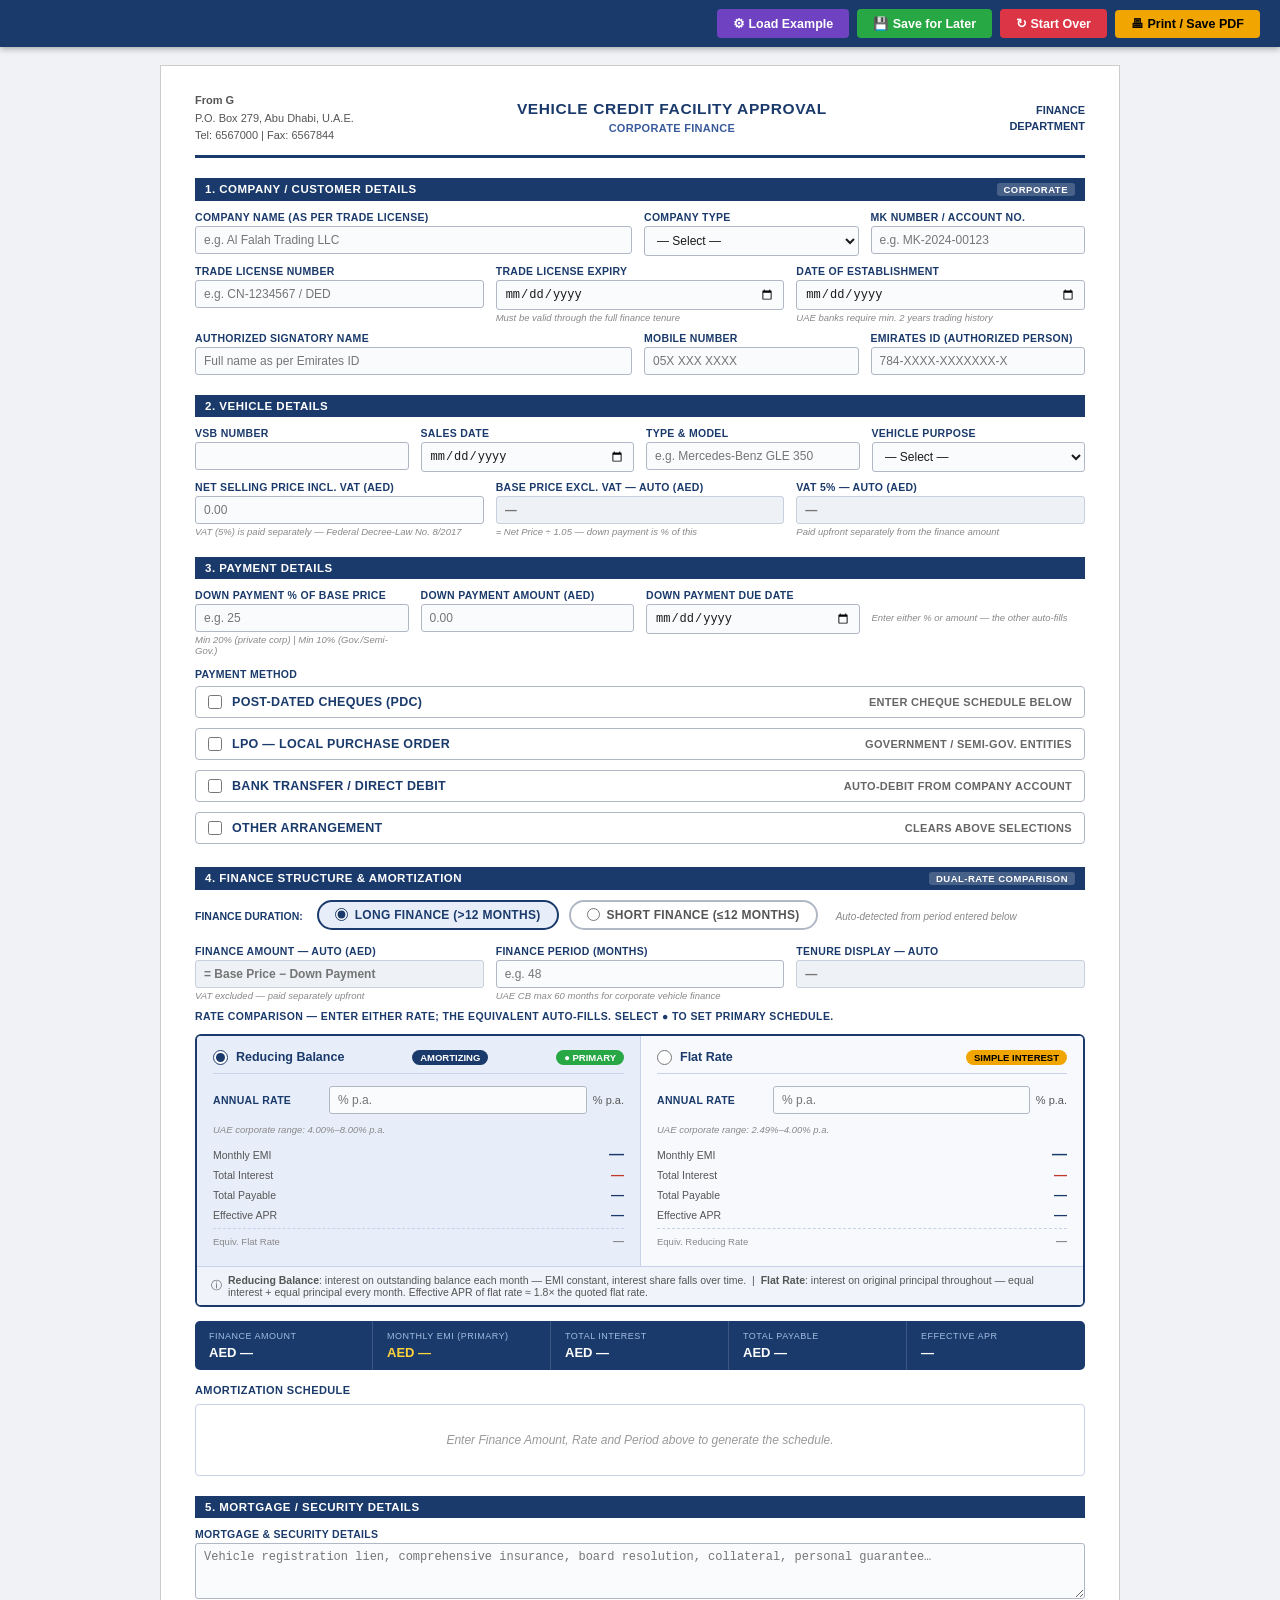
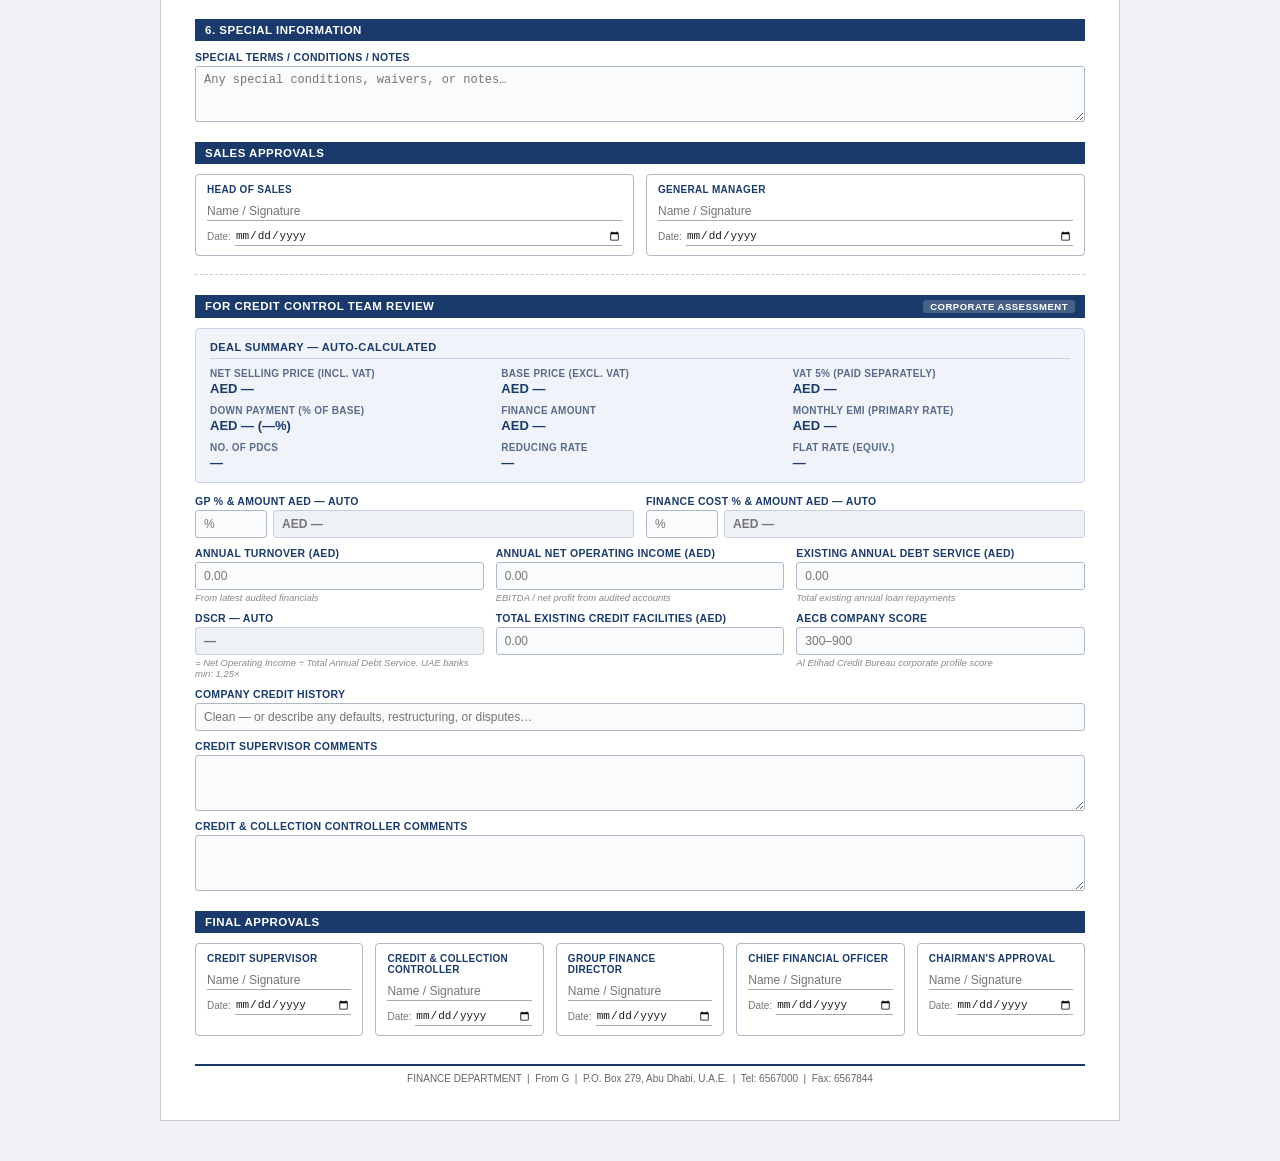
<file: vehicle-credit-facility-form.html>
<!DOCTYPE html>
<html lang="en">
<head>
  <meta charset="UTF-8" />
  <meta name="viewport" content="width=device-width, initial-scale=1.0" />
  <title>Vehicle Credit Facility Approval — Corporate</title>
  <style>
    *, *::before, *::after { box-sizing: border-box; margin: 0; padding: 0; }
    body { font-family: Arial, sans-serif; font-size: 13px; background: #f0f2f5; color: #1a1a1a; }

    /* ── Action bar ── */
    #action-bar {
      position: sticky; top: 0; z-index: 100;
      display: flex; gap: 8px; align-items: center; justify-content: flex-end;
      padding: 9px 20px; background: #1a3a6b; box-shadow: 0 2px 6px rgba(0,0,0,.3);
    }
    #action-bar button {
      display: inline-flex; align-items: center; gap: 5px;
      padding: 7px 16px; border: none; border-radius: 4px;
      font-size: 12.5px; font-weight: 700; cursor: pointer; transition: filter .15s, transform .1s;
    }
    #action-bar button:hover  { filter: brightness(1.12); }
    #action-bar button:active { transform: scale(.97); }
    #btn-example { background: #6f42c1; color: #fff; }
    #btn-save    { background: #28a745; color: #fff; }
    #btn-reset   { background: #dc3545; color: #fff; }
    #btn-print   { background: #f0a500; color: #000; }

    #save-banner {
      display: none; text-align: center; padding: 7px;
      background: #d4edda; color: #155724; font-weight: 700;
      font-size: 13px; border-bottom: 1px solid #b8dbc4;
    }

    /* ── Page ── */
    .page {
      max-width: 960px; margin: 18px auto 40px; background: #fff;
      border: 1px solid #ccc; padding: 26px 34px 36px;
    }

    /* ── Header ── */
    .form-header {
      display: flex; align-items: center; justify-content: space-between;
      border-bottom: 3px solid #1a3a6b; padding-bottom: 10px; margin-bottom: 16px;
    }
    .logo-block { font-size: 11px; color: #555; line-height: 1.6; min-width: 155px; }
    .form-header h1 {
      flex: 1; text-align: center; font-size: 15.5px; font-weight: 800;
      color: #1a3a6b; text-transform: uppercase; letter-spacing: .6px; padding: 0 10px;
    }
    .dept-badge { font-size: 11px; font-weight: 800; color: #1a3a6b; text-align: right; line-height: 1.5; min-width: 95px; }

    /* ── Section titles ── */
    .section-title {
      background: #1a3a6b; color: #fff; font-weight: 700; font-size: 11.5px;
      padding: 5px 10px; margin: 20px 0 10px; text-transform: uppercase; letter-spacing: .5px;
      display: flex; align-items: center; justify-content: space-between;
    }
    .section-tag { font-size: 9.5px; background: rgba(255,255,255,.2); padding: 1px 7px; border-radius: 3px; }

    /* ── Fields ── */
    .row { display: flex; gap: 12px; margin-bottom: 9px; flex-wrap: wrap; }
    .field         { display: flex; flex-direction: column; flex: 1 1 155px; }
    .field.full    { flex: 1 1 100%; }
    .field.half    { flex: 1 1 44%; }
    .field.third   { flex: 1 1 27%; }
    .field.quarter { flex: 1 1 19%; }

    label {
      font-size: 10.5px; font-weight: 700; color: #1a3a6b;
      margin-bottom: 3px; text-transform: uppercase; letter-spacing: .3px;
    }
    .hint { font-size: 9.5px; color: #888; margin-top: 2px; font-style: italic; }
    .hint.ok    { color: #1a7a4a; font-weight: 600; font-style: normal; }
    .hint.warn  { color: #b07800; font-weight: 600; font-style: normal; }
    .hint.error { color: #c0392b; font-weight: 600; font-style: normal; }

    input[type="text"], input[type="date"], input[type="number"],
    textarea, select {
      width: 100%; padding: 6px 8px; border: 1px solid #b0b8c5;
      border-radius: 3px; font-size: 12px; background: #fafbfc;
      color: #1a1a1a; transition: border-color .15s;
    }
    input:focus, textarea:focus, select:focus { outline: none; border-color: #1a3a6b; background: #fff; }
    input[readonly] {
      background: #eef1f6 !important; color: #1a3a6b;
      font-weight: 700; cursor: default; border-color: #c8d0de !important;
    }
    input.ok    { border-color: #28a745 !important; background: #f2faf4 !important; }
    input.warn  { border-color: #e6a817 !important; background: #fffbf0 !important; }
    input.error { border-color: #dc3545 !important; background: #fff5f5 !important; }
    textarea { resize: vertical; min-height: 56px; }

    /* ── Payment breakdown table ── */
    .price-breakdown {
      width: 100%; border-collapse: collapse; margin-top: 8px; font-size: 12px;
    }
    .price-breakdown td { padding: 5px 10px; border: 1px solid #dde3ef; }
    .price-breakdown tr:nth-child(even) { background: #f5f7fb; }
    .price-breakdown .lbl { color: #1a3a6b; font-weight: 700; font-size: 11px; text-transform: uppercase; width: 55%; }
    .price-breakdown .val { text-align: right; font-weight: 700; color: #1a1a1a; }
    .price-breakdown .total-row td { background: #1a3a6b; color: #fff; font-weight: 800; }
    .price-breakdown .upfront-row td { background: #fff3cd; color: #856404; font-weight: 700; }
    .price-breakdown .finance-row td { background: #d4edda; color: #155724; font-weight: 800; }

    /* ── Pay option cards ── */
    .pay-options { display: flex; flex-direction: column; gap: 7px; margin-top: 4px; }
    .pay-option {
      display: flex; align-items: center; gap: 10px; padding: 8px 12px;
      border: 1px solid #b0b8c5; border-radius: 4px; cursor: pointer;
      transition: background .1s, border-color .1s; user-select: none;
    }
    .pay-option:hover { background: #f0f4fa; }
    .pay-option.selected { background: #e8eef9; border-color: #1a3a6b; }
    .pay-option input[type="checkbox"] { width: 14px; height: 14px; accent-color: #1a3a6b; flex-shrink: 0; }
    .pay-option-label { font-size: 12.5px; font-weight: 600; }
    .pay-option-desc  { font-size: 11px; color: #666; margin-left: auto; }
    .pay-sub {
      display: none; margin: 5px 0 11px 2px; padding: 11px 13px;
      border-left: 3px solid #1a3a6b; background: #f7f9fc; border-radius: 0 4px 4px 0;
    }
    .pay-sub.active { display: block; }

    /* ── PDC table ── */
    .pdc-table { width: 100%; border-collapse: collapse; font-size: 12px; margin-top: 5px; }
    .pdc-table th {
      background: #dde3ef; color: #1a3a6b; border: 1px solid #b0b8c5;
      padding: 5px 7px; font-size: 10.5px; text-transform: uppercase; text-align: left;
    }
    .pdc-table td { border: 1px solid #b0b8c5; padding: 3px 5px; }
    .pdc-table td.nc { text-align: center; color: #555; font-size: 11px; }
    .pdc-table td input { border: none; background: transparent; width: 100%; padding: 3px 4px; font-size: 12px; }
    .pdc-table td input:focus { outline: 1px dashed #1a3a6b; }
    .pdc-table tfoot td { background: #eef1f6; font-weight: 700; font-size: 11px; color: #1a3a6b; padding: 5px 7px; }

    /* ── Finance duration pills ── */
    .duration-row { display: flex; gap: 10px; margin-bottom: 12px; align-items: center; }
    .dur-label { font-size: 10.5px; font-weight: 700; color: #1a3a6b; text-transform: uppercase; margin-right: 4px; }
    .dur-pill {
      display: inline-flex; align-items: center; gap: 7px;
      padding: 6px 16px; border: 2px solid #b0b8c5; border-radius: 20px;
      cursor: pointer; font-size: 12px; font-weight: 600; color: #555;
      transition: border-color .15s, background .15s; user-select: none;
    }
    .dur-pill input[type="radio"] { accent-color: #1a3a6b; width: 13px; height: 13px; }
    .dur-pill.active { border-color: #1a3a6b; background: #e8eef9; color: #1a3a6b; }
    .dur-auto { font-size: 10px; color: #888; margin-left: 8px; font-style: italic; }

    /* ── Rate comparison panel ── */
    .rate-compare {
      display: grid; grid-template-columns: 1fr 1fr; gap: 0;
      border: 2px solid #1a3a6b; border-radius: 6px; overflow: hidden;
      margin: 12px 0 14px;
    }
    .rate-col {
      padding: 14px 16px;
      transition: background .15s;
    }
    .rate-col.primary   { background: #e8eef9; }
    .rate-col.secondary { background: #f7f9fc; border-left: 1px solid #c8d2e8; }
    .rate-col-header {
      display: flex; align-items: center; gap: 8px; margin-bottom: 12px;
      padding-bottom: 8px; border-bottom: 1px solid #c8d2e8;
    }
    .rate-col-header input[type="radio"] { accent-color: #1a3a6b; width: 15px; height: 15px; cursor: pointer; }
    .rate-col-title { font-size: 12.5px; font-weight: 800; color: #1a3a6b; }
    .rate-col-badge {
      margin-left: auto; font-size: 9.5px; font-weight: 700; padding: 2px 8px;
      border-radius: 10px; text-transform: uppercase;
    }
    .badge-reducing { background: #1a3a6b; color: #fff; }
    .badge-flat     { background: #f0a500; color: #000; }
    .badge-primary  { background: #28a745; color: #fff; }

    .rate-input-row { display: flex; align-items: center; gap: 6px; margin-bottom: 10px; }
    .rate-input-row label { margin: 0; min-width: 110px; }
    .rate-input-row input[type="number"] { flex: 1; }
    .rate-equiv-note { font-size: 9.5px; color: #888; font-style: italic; margin-top: 2px; }

    .rate-metric { display: flex; justify-content: space-between; align-items: baseline; margin-bottom: 5px; }
    .rate-metric .rm-label { font-size: 10.5px; color: #555; }
    .rate-metric .rm-val   { font-size: 13px; font-weight: 800; color: #1a3a6b; }
    .rate-metric .rm-val.interest { color: #c0392b; }
    .rate-metric .rm-val.principal { color: #1a7a4a; }
    .rate-metric .rm-val.emi { color: #1a3a6b; font-size: 15px; }
    .rate-compare-footer {
      grid-column: 1/-1; background: #f0f4fa; padding: 7px 14px;
      font-size: 10.5px; color: #555; border-top: 1px solid #c8d2e8;
      display: flex; align-items: center; gap: 6px;
    }

    /* ── KPI strip ── */
    .kpi-strip {
      display: grid; grid-template-columns: repeat(5, 1fr);
      background: #1a3a6b; border-radius: 5px; margin-bottom: 14px; overflow: hidden;
    }
    .kpi-item { display: flex; flex-direction: column; padding: 10px 14px; border-right: 1px solid rgba(255,255,255,.15); }
    .kpi-item:last-child { border-right: none; }
    .kpi-label { font-size: 9px; color: #a0bce0; text-transform: uppercase; letter-spacing: .5px; margin-bottom: 4px; }
    .kpi-val   { font-size: 13px; font-weight: 800; color: #fff; }
    .kpi-val.hl { color: #ffd43b; }

    /* ── Amortization ── */
    .amort-container { border: 1px solid #c8d2e8; border-radius: 4px; overflow: hidden; margin-top: 8px; }
    .amort-scroll { max-height: 300px; overflow-y: auto; }
    .amort-scroll.expanded { max-height: none; }
    .amort-table { width: 100%; border-collapse: collapse; font-size: 11.5px; }
    .amort-table thead th {
      position: sticky; top: 0; z-index: 2; background: #1a3a6b; color: #fff;
      padding: 6px 7px; text-align: right; font-size: 10px;
      text-transform: uppercase; letter-spacing: .3px; white-space: nowrap;
    }
    .amort-table thead th:first-child { text-align: center; width: 44px; }
    .amort-table tbody tr:nth-child(even) { background: #f5f7fb; }
    .amort-table tbody tr:hover { background: #e8eef9; }
    .amort-table td { padding: 4px 7px; border-bottom: 1px solid #e5e9f2; text-align: right; }
    .amort-table td:first-child { text-align: center; color: #666; font-weight: 700; }
    .amort-table td.i-cell { color: #c0392b; }
    .amort-table td.p-cell { color: #1a7a4a; }
    .amort-table tfoot td {
      background: #eef1f6; font-weight: 800; font-size: 12px; color: #1a3a6b;
      padding: 6px 7px; border-top: 2px solid #1a3a6b; text-align: right;
    }
    .amort-table tfoot td:first-child { text-align: center; }
    .amort-empty { text-align: center; color: #999; padding: 28px; font-style: italic; font-size: 12px; }
    .bar-wrap  { display: flex; align-items: center; gap: 3px; min-width: 70px; }
    .bar-track { flex: 1; height: 5px; border-radius: 3px; background: #e0e4ee; overflow: hidden; }
    .bar-fill  { height: 100%; background: #1a7a4a; }
    .amort-footer-bar {
      display: flex; align-items: center; justify-content: space-between;
      padding: 6px 10px; background: #f0f4fa; border-top: 1px solid #c8d2e8;
    }
    .toggle-btn {
      background: none; border: none; color: #1a3a6b; font-size: 11px;
      font-weight: 700; cursor: pointer; padding: 2px 0;
    }
    .toggle-btn:hover { text-decoration: underline; }

    /* ── Summary / DSCR box ── */
    .summary-box {
      background: #f0f4fa; border: 1px solid #c8d2e8;
      border-radius: 4px; padding: 12px 14px; margin-bottom: 12px;
    }
    .summary-title {
      font-size: 11px; font-weight: 800; color: #1a3a6b; text-transform: uppercase;
      letter-spacing: .4px; margin-bottom: 9px; border-bottom: 1px solid #c8d2e8; padding-bottom: 5px;
    }
    .summary-grid { display: grid; grid-template-columns: repeat(3, 1fr); gap: 9px 14px; }
    .s-item .s-label { font-size: 10px; font-weight: 700; color: #5a6a8a; text-transform: uppercase; letter-spacing: .3px; margin-bottom: 2px; }
    .s-item .s-value { font-size: 13px; font-weight: 700; color: #1a3a6b; }

    /* ── Input pair (% + AED) ── */
    .input-pair { display: flex; gap: 6px; }
    .pct-in  { flex: 0 0 72px; }
    .aed-out { flex: 1; }

    /* ── Sig blocks ── */
    .sig-row { display: flex; gap: 12px; flex-wrap: wrap; margin-top: 9px; }
    .sig-box { flex: 1 1 115px; border: 1px solid #b0b8c5; border-radius: 4px; padding: 9px 11px; }
    .sig-lbl { font-size: 10px; font-weight: 800; color: #1a3a6b; text-transform: uppercase; letter-spacing: .3px; margin-bottom: 7px; }
    .sig-box input[type="text"] {
      width: 100%; border: none; border-bottom: 1px solid #aaa;
      background: transparent; padding: 2px 0; font-size: 12px; border-radius: 0;
    }
    .sig-box input[type="text"]:focus { outline: none; border-bottom-color: #1a3a6b; }
    .sig-date { font-size: 10px; color: #777; margin-top: 7px; display: flex; align-items: center; gap: 4px; }
    .sig-date input[type="date"] {
      flex: 1; border: none; border-bottom: 1px solid #aaa;
      background: transparent; font-size: 11px; padding: 1px 0; border-radius: 0;
    }

    .btn-s {
      display: inline-flex; align-items: center; gap: 4px; margin-top: 7px;
      padding: 4px 12px; background: #1a3a6b; color: #fff;
      border: none; border-radius: 3px; font-size: 11px; font-weight: 600; cursor: pointer;
    }
    .btn-s:hover { background: #254d8e; }
    .btn-s.danger { background: #dc3545; }
    .btn-s.danger:hover { background: #b02a37; }

    .years-badge {
      display: inline-block; background: #1a3a6b; color: #fff;
      padding: 2px 9px; border-radius: 10px; font-size: 10.5px; font-weight: 700; margin-top: 3px;
    }

    .divider { border: none; border-top: 1px dashed #ccc; margin: 18px 0 10px; }
    .form-footer {
      margin-top: 28px; border-top: 2px solid #1a3a6b;
      padding-top: 7px; font-size: 10px; color: #666; text-align: center;
    }

    /* ── Print ── */
    @media print {
      body { background: #fff; }
      #action-bar, #save-banner, .btn-s, .toggle-btn, .no-print { display: none !important; }
      .page { border: none; padding: 6px 10px; margin: 0; max-width: 100%; }
      input[type="text"], input[type="date"], input[type="number"], textarea, select {
        border: none !important; border-bottom: 1px solid #555 !important;
        border-radius: 0 !important; background: transparent !important; padding: 1px 2px !important;
      }
      input[readonly], input.ok, input.warn, input.error { background: transparent !important; }
      .pdc-table td input { border-bottom: none !important; }
      .sig-box, .summary-box { border: 1px solid #555 !important; }
      .pay-option { border: 1px solid #555 !important; background: transparent !important; }
      .pay-sub { border-left: 2px solid #555 !important; background: transparent !important; }
      .kpi-strip { background: #1a3a6b !important; -webkit-print-color-adjust: exact; print-color-adjust: exact; }
      .rate-compare { border: 1px solid #555 !important; }
      .rate-col.primary { background: #eef1f6 !important; }
      .amort-scroll { max-height: none !important; overflow: visible !important; }
      .amort-table thead th { background: #1a3a6b !important; -webkit-print-color-adjust: exact; print-color-adjust: exact; }
      .price-breakdown .total-row td, .price-breakdown .upfront-row td, .price-breakdown .finance-row td {
        -webkit-print-color-adjust: exact; print-color-adjust: exact;
      }
    }
  </style>
</head>
<body>

<div id="action-bar">
  <button id="btn-example" onclick="loadExample()">&#9881; Load Example</button>
  <button id="btn-save"    onclick="saveForm()">&#128190; Save for Later</button>
  <button id="btn-reset"   onclick="resetForm(false)">&#8635; Start Over</button>
  <button id="btn-print"   onclick="window.print()">&#128438; Print / Save PDF</button>
</div>
<div id="save-banner">&#10003; Form saved — restored automatically on next visit.</div>

<div class="page">
  <div class="form-header">
    <div class="logo-block"><strong>From G</strong><br>P.O. Box 279, Abu Dhabi, U.A.E.<br>Tel: 6567000 | Fax: 6567844</div>
    <h1>Vehicle Credit Facility Approval<br>
      <span style="font-size:11px;font-weight:600;letter-spacing:.3px;color:#3a5a9b">Corporate Finance</span>
    </h1>
    <div class="dept-badge">FINANCE<br>DEPARTMENT</div>
  </div>

  <form id="vcf-form" novalidate>

    <!-- ═══ 1. COMPANY DETAILS ═══ -->
    <div class="section-title">1. Company / Customer Details <span class="section-tag">Corporate</span></div>
    <div class="row">
      <div class="field half">
        <label for="company_name">Company Name (as per Trade License)</label>
        <input type="text" id="company_name" name="company_name" placeholder="e.g. Al Falah Trading LLC" />
      </div>
      <div class="field quarter">
        <label for="company_type">Company Type</label>
        <select id="company_type" name="company_type" onchange="onDPChange()">
          <option value="">— Select —</option>
          <option>LLC (Limited Liability Co.)</option>
          <option>PJSC (Public Joint Stock Co.)</option>
          <option>Free Zone Company</option>
          <option>Sole Establishment</option>
          <option>Government Entity</option>
          <option>Semi-Government</option>
          <option>Branch of Foreign Co.</option>
        </select>
      </div>
      <div class="field quarter">
        <label for="mk_number">MK Number / Account No.</label>
        <input type="text" id="mk_number" name="mk_number" placeholder="e.g. MK-2024-00123" />
      </div>
    </div>
    <div class="row">
      <div class="field third">
        <label for="trade_license">Trade License Number</label>
        <input type="text" id="trade_license" name="trade_license" placeholder="e.g. CN-1234567 / DED" />
      </div>
      <div class="field third">
        <label for="tl_expiry">Trade License Expiry</label>
        <input type="date" id="tl_expiry" name="tl_expiry" oninput="checkTLExpiry()" />
        <span class="hint" id="tl-hint">Must be valid through the full finance tenure</span>
      </div>
      <div class="field third">
        <label for="established_date">Date of Establishment</label>
        <input type="date" id="established_date" name="established_date" oninput="calcYIB()" />
        <div id="yib-badge" style="display:none"><span class="years-badge" id="yib-text"></span></div>
        <span class="hint" id="est-hint">UAE banks require min. 2 years trading history</span>
      </div>
    </div>
    <div class="row">
      <div class="field half">
        <label for="authorized_person">Authorized Signatory Name</label>
        <input type="text" id="authorized_person" name="authorized_person" placeholder="Full name as per Emirates ID" />
      </div>
      <div class="field quarter">
        <label for="contact_mobile">Mobile Number</label>
        <input type="text" id="contact_mobile" name="contact_mobile" placeholder="05X XXX XXXX" />
      </div>
      <div class="field quarter">
        <label for="emirates_id">Emirates ID (Authorized Person)</label>
        <input type="text" id="emirates_id" name="emirates_id" placeholder="784-XXXX-XXXXXXX-X" />
      </div>
    </div>

    <!-- ═══ 2. VEHICLE DETAILS ═══ -->
    <div class="section-title">2. Vehicle Details</div>
    <div class="row">
      <div class="field quarter">
        <label for="vsb_number">VSB Number</label>
        <input type="text" id="vsb_number" name="vsb_number" />
      </div>
      <div class="field quarter">
        <label for="sales_date">Sales Date</label>
        <input type="date" id="sales_date" name="sales_date" />
      </div>
      <div class="field quarter">
        <label for="type_model">Type &amp; Model</label>
        <input type="text" id="type_model" name="type_model" placeholder="e.g. Mercedes-Benz GLE 350" />
      </div>
      <div class="field quarter">
        <label for="vehicle_purpose">Vehicle Purpose</label>
        <select id="vehicle_purpose" name="vehicle_purpose">
          <option value="">— Select —</option>
          <option>Executive / Management Use</option>
          <option>Fleet / Staff Transport</option>
          <option>Logistics / Delivery</option>
          <option>Commercial Operations</option>
          <option>Sales / Field Operations</option>
        </select>
      </div>
    </div>
    <div class="row">
      <div class="field third">
        <label for="net_price">Net Selling Price Incl. VAT (AED)</label>
        <input type="number" id="net_price" name="net_price" min="0" step="0.01"
               placeholder="0.00" oninput="onPriceChange()" />
        <span class="hint">VAT (5%) is paid separately — Federal Decree-Law No. 8/2017</span>
      </div>
      <div class="field third">
        <label for="price_excl_vat">Base Price Excl. VAT — auto (AED)</label>
        <input type="text" id="price_excl_vat" readonly placeholder="—" />
        <span class="hint">= Net Price ÷ 1.05 — down payment is % of this</span>
      </div>
      <div class="field third">
        <label for="vat_component">VAT 5% — auto (AED)</label>
        <input type="text" id="vat_component" readonly placeholder="—" />
        <span class="hint">Paid upfront separately from the finance amount</span>
      </div>
    </div>

    <!-- ═══ 3. PAYMENT DETAILS ═══ -->
    <div class="section-title">3. Payment Details</div>

    <!-- Down payment input row -->
    <div class="row">
      <div class="field quarter">
        <label for="dp_pct_input">Down Payment % of Base Price</label>
        <input type="number" id="dp_pct_input" name="dp_pct_input"
               min="0" max="100" step="0.01" placeholder="e.g. 25"
               oninput="dpFromPct()" />
        <span class="hint" id="dp-hint">Min 20% (private corp) | Min 10% (Gov./Semi-Gov.)</span>
      </div>
      <div class="field quarter">
        <label for="dp_amount_input">Down Payment Amount (AED)</label>
        <input type="number" id="dp_amount_input" name="dp_amount_input"
               min="0" step="0.01" placeholder="0.00"
               oninput="dpFromAmount()" />
      </div>
      <div class="field quarter">
        <label for="dp_due_date">Down Payment Due Date</label>
        <input type="date" id="dp_due_date" name="dp_due_date" />
      </div>
      <div class="field quarter">
        <label>&nbsp;</label>
        <span class="hint" style="margin-top:8px">Enter either % or amount — the other auto-fills</span>
      </div>
    </div>

    <!-- Price breakdown table -->
    <table class="price-breakdown" id="price-breakdown" style="display:none">
      <tr><td class="lbl">Base Price (Excl. VAT)</td>      <td class="val" id="pb_base">—</td></tr>
      <tr><td class="lbl">Down Payment (% of Base)</td>   <td class="val" id="pb_dp">—</td></tr>
      <tr class="upfront-row">
        <td class="lbl">VAT 5% (paid separately)</td>      <td class="val" id="pb_vat">—</td>
      </tr>
      <tr class="upfront-row">
        <td class="lbl">Total Upfront Payment (DP + VAT)</td><td class="val" id="pb_upfront">—</td>
      </tr>
      <tr class="finance-row">
        <td class="lbl">&#9654; Finance Amount (Base − DP)</td><td class="val" id="pb_finance">—</td>
      </tr>
    </table>

    <!-- Payment method -->
    <div style="margin-top:12px">
      <label style="display:block;margin-bottom:6px;font-size:10.5px;font-weight:700;color:#1a3a6b;text-transform:uppercase;letter-spacing:.3px;">Payment Method</label>
      <div class="pay-options">
        <label class="pay-option" id="opt-pdc"   onclick="handlePay('pdc')">
          <input type="checkbox" id="pay_pdc"   name="pay_pdc"   onclick="event.stopPropagation();handlePay('pdc')" />
          <span class="pay-option-label">Post-Dated Cheques (PDC)</span>
          <span class="pay-option-desc">Enter cheque schedule below</span>
        </label>
        <label class="pay-option" id="opt-lpo"   onclick="handlePay('lpo')">
          <input type="checkbox" id="pay_lpo"   name="pay_lpo"   onclick="event.stopPropagation();handlePay('lpo')" />
          <span class="pay-option-label">LPO — Local Purchase Order</span>
          <span class="pay-option-desc">Government / semi-gov. entities</span>
        </label>
        <label class="pay-option" id="opt-bt"    onclick="handlePay('bt')">
          <input type="checkbox" id="pay_bt"    name="pay_bt"    onclick="event.stopPropagation();handlePay('bt')" />
          <span class="pay-option-label">Bank Transfer / Direct Debit</span>
          <span class="pay-option-desc">Auto-debit from company account</span>
        </label>
        <label class="pay-option" id="opt-other" onclick="handlePay('other')">
          <input type="checkbox" id="pay_other" name="pay_other" onclick="event.stopPropagation();handlePay('other')" />
          <span class="pay-option-label">Other Arrangement</span>
          <span class="pay-option-desc">Clears above selections</span>
        </label>
      </div>
    </div>

    <!-- PDC sub -->
    <div class="pay-sub" id="pdc-section">
      <div style="font-size:11px;font-weight:700;color:#1a3a6b;text-transform:uppercase;margin-bottom:6px;">PDC Schedule</div>
      <table class="pdc-table">
        <thead><tr>
          <th style="width:30px">#</th><th>Cheque No.</th><th>Bank</th>
          <th style="width:115px">Due Date</th><th style="width:125px">Amount (AED)</th>
          <th style="width:28px" class="no-print"></th>
        </tr></thead>
        <tbody id="pdc-body"></tbody>
        <tfoot><tr>
          <td colspan="4" style="text-align:right">Total PDC Amount:</td>
          <td id="pdc-total">AED 0.00</td><td class="no-print"></td>
        </tr></tfoot>
      </table>
      <button type="button" class="btn-s" onclick="addPdcRow()">+ Add Cheque</button>
    </div>

    <!-- LPO sub -->
    <div class="pay-sub" id="lpo-section">
      <div class="row">
        <div class="field half"><label for="lpo_number">LPO Number</label>
          <input type="text" id="lpo_number" name="lpo_number" placeholder="LPO reference" /></div>
        <div class="field half"><label for="lpo_authority">Issuing Authority / Ministry</label>
          <input type="text" id="lpo_authority" name="lpo_authority" placeholder="e.g. Ministry of Finance, ADNOC" /></div>
      </div>
      <div class="row">
        <div class="field half"><label for="lpo_amount">LPO Amount (AED)</label>
          <input type="number" id="lpo_amount" name="lpo_amount" min="0" step="0.01" placeholder="0.00" /></div>
        <div class="field half"><label for="lpo_expiry">LPO Expiry Date</label>
          <input type="date" id="lpo_expiry" name="lpo_expiry" /></div>
      </div>
    </div>

    <!-- Bank Transfer sub -->
    <div class="pay-sub" id="bt-section">
      <div class="row">
        <div class="field half"><label for="bt_bank">Bank Name</label>
          <input type="text" id="bt_bank" name="bt_bank" placeholder="e.g. Emirates NBD, ADCB, FAB" /></div>
        <div class="field half"><label for="bt_iban">Company IBAN</label>
          <input type="text" id="bt_iban" name="bt_iban" placeholder="AE XX XXXX XXXX XXXX XXXX XXX" /></div>
      </div>
    </div>

    <!-- Other sub -->
    <div class="pay-sub" id="other-section">
      <div class="field full"><label for="other_payment">Describe Payment Arrangement</label>
        <textarea id="other_payment" name="other_payment" rows="2" placeholder="Full details…"></textarea></div>
    </div>

    <!-- ═══ 4. FINANCE STRUCTURE ═══ -->
    <div class="section-title">4. Finance Structure &amp; Amortization <span class="section-tag">Dual-Rate Comparison</span></div>

    <!-- Finance Duration (label only — does not affect calculation) -->
    <div class="duration-row">
      <span class="dur-label">Finance Duration:</span>
      <label class="dur-pill active" id="dur-long" onclick="setDuration('long')">
        <input type="radio" name="fin_duration" id="dur_long" value="long" checked
               onclick="event.stopPropagation();setDuration('long')" />
        Long Finance (&gt;12 months)
      </label>
      <label class="dur-pill" id="dur-short" onclick="setDuration('short')">
        <input type="radio" name="fin_duration" id="dur_short" value="short"
               onclick="event.stopPropagation();setDuration('short')" />
        Short Finance (≤12 months)
      </label>
      <span class="dur-auto" id="dur-auto-note">Auto-detected from period entered below</span>
    </div>

    <!-- Finance inputs row -->
    <div class="row">
      <div class="field third">
        <label for="fin_principal_display">Finance Amount — auto (AED)</label>
        <input type="text" id="fin_principal_display" readonly placeholder="= Base Price − Down Payment" />
        <span class="hint">VAT excluded — paid separately upfront</span>
      </div>
      <div class="field third">
        <label for="finance_months">Finance Period (Months)</label>
        <input type="number" id="finance_months" name="finance_months"
               min="1" max="120" step="1" placeholder="e.g. 48"
               oninput="onMonthsChange()" />
        <span class="hint" id="tenure-hint">UAE CB max 60 months for corporate vehicle finance</span>
      </div>
      <div class="field third">
        <label for="tenure_disp">Tenure Display — auto</label>
        <input type="text" id="tenure_disp" readonly placeholder="—" />
      </div>
    </div>

    <!-- ═══ RATE COMPARISON PANEL ═══ -->
    <div style="font-size:10.5px;font-weight:700;color:#1a3a6b;text-transform:uppercase;letter-spacing:.4px;margin-bottom:6px;">
      Rate Comparison — Enter either rate; the equivalent auto-fills. Select ● to set primary schedule.
    </div>
    <div class="rate-compare">

      <!-- LEFT: Reducing Balance -->
      <div class="rate-col primary" id="col-reducing">
        <div class="rate-col-header">
          <input type="radio" name="primary_method" id="pm_reducing" value="reducing" checked
                 onchange="setPrimary('reducing')" />
          <span class="rate-col-title">Reducing Balance</span>
          <span class="rate-col-badge badge-reducing">Amortizing</span>
          <span class="rate-col-badge badge-primary" id="badge-primary-r">● Primary</span>
        </div>
        <div class="rate-input-row">
          <label for="rate_reducing">Annual Rate</label>
          <input type="number" id="rate_reducing" name="rate_reducing"
                 min="0" max="30" step="0.01" placeholder="% p.a."
                 oninput="onReducingChange()" />
          <span style="font-size:11px;color:#555;white-space:nowrap">% p.a.</span>
        </div>
        <div class="rate-equiv-note" id="note-reducing">UAE corporate range: 4.00%–8.00% p.a.</div>
        <div style="margin-top:10px">
          <div class="rate-metric"><span class="rm-label">Monthly EMI</span>      <span class="rm-val emi" id="r_emi">—</span></div>
          <div class="rate-metric"><span class="rm-label">Total Interest</span>   <span class="rm-val interest" id="r_interest">—</span></div>
          <div class="rate-metric"><span class="rm-label">Total Payable</span>    <span class="rm-val" id="r_payable">—</span></div>
          <div class="rate-metric"><span class="rm-label">Effective APR</span>    <span class="rm-val" id="r_apr">—</span></div>
          <div class="rate-metric" style="margin-top:6px;padding-top:6px;border-top:1px dashed #c8d2e8">
            <span class="rm-label" style="font-size:9.5px;color:#888">Equiv. Flat Rate</span>
            <span class="rm-val" style="font-size:11px;color:#888" id="r_equiv_flat">—</span>
          </div>
        </div>
      </div>

      <!-- RIGHT: Flat Rate -->
      <div class="rate-col secondary" id="col-flat">
        <div class="rate-col-header">
          <input type="radio" name="primary_method" id="pm_flat" value="flat"
                 onchange="setPrimary('flat')" />
          <span class="rate-col-title">Flat Rate</span>
          <span class="rate-col-badge badge-flat">Simple Interest</span>
          <span class="rate-col-badge badge-primary" id="badge-primary-f" style="display:none">● Primary</span>
        </div>
        <div class="rate-input-row">
          <label for="rate_flat">Annual Rate</label>
          <input type="number" id="rate_flat" name="rate_flat"
                 min="0" max="30" step="0.01" placeholder="% p.a."
                 oninput="onFlatChange()" />
          <span style="font-size:11px;color:#555;white-space:nowrap">% p.a.</span>
        </div>
        <div class="rate-equiv-note" id="note-flat">UAE corporate range: 2.49%–4.00% p.a.</div>
        <div style="margin-top:10px">
          <div class="rate-metric"><span class="rm-label">Monthly EMI</span>      <span class="rm-val emi" id="f_emi">—</span></div>
          <div class="rate-metric"><span class="rm-label">Total Interest</span>   <span class="rm-val interest" id="f_interest">—</span></div>
          <div class="rate-metric"><span class="rm-label">Total Payable</span>    <span class="rm-val" id="f_payable">—</span></div>
          <div class="rate-metric"><span class="rm-label">Effective APR</span>    <span class="rm-val" id="f_apr">—</span></div>
          <div class="rate-metric" style="margin-top:6px;padding-top:6px;border-top:1px dashed #c8d2e8">
            <span class="rm-label" style="font-size:9.5px;color:#888">Equiv. Reducing Rate</span>
            <span class="rm-val" style="font-size:11px;color:#888" id="f_equiv_reducing">—</span>
          </div>
        </div>
      </div>

      <div class="rate-compare-footer">
        <span>&#9432;</span>
        <span>
          <strong>Reducing Balance</strong>: interest on outstanding balance each month — EMI constant, interest share falls over time. &nbsp;|&nbsp;
          <strong>Flat Rate</strong>: interest on original principal throughout — equal interest + equal principal every month.
          Effective APR of flat rate ≈ 1.8× the quoted flat rate.
        </span>
      </div>
    </div>

    <!-- KPI strip (primary method) -->
    <div class="kpi-strip">
      <div class="kpi-item"><span class="kpi-label">Finance Amount</span>        <span class="kpi-val"    id="kpi_principal">AED —</span></div>
      <div class="kpi-item"><span class="kpi-label">Monthly EMI (Primary)</span> <span class="kpi-val hl" id="kpi_emi">AED —</span></div>
      <div class="kpi-item"><span class="kpi-label">Total Interest</span>        <span class="kpi-val"    id="kpi_interest">AED —</span></div>
      <div class="kpi-item"><span class="kpi-label">Total Payable</span>         <span class="kpi-val"    id="kpi_payable">AED —</span></div>
      <div class="kpi-item"><span class="kpi-label">Effective APR</span>         <span class="kpi-val"    id="kpi_apr">—</span></div>
    </div>

    <!-- Amortization table (primary method) -->
    <div style="font-size:11px;font-weight:700;color:#1a3a6b;text-transform:uppercase;letter-spacing:.4px;margin-bottom:4px;"
         id="amort-title">Amortization Schedule</div>
    <div class="amort-container">
      <div class="amort-scroll" id="amort-scroll">
        <div class="amort-empty" id="amort-empty">Enter Finance Amount, Rate and Period above to generate the schedule.</div>
        <table class="amort-table" id="amort-table" style="display:none">
          <thead><tr>
            <th>Month</th>
            <th>Opening Balance (AED)</th>
            <th>Monthly EMI (AED)</th>
            <th>Interest (AED)</th>
            <th>Principal (AED)</th>
            <th>P / I Split</th>
            <th>Closing Balance (AED)</th>
          </tr></thead>
          <tbody id="amort-body"></tbody>
          <tfoot id="amort-foot"></tfoot>
        </table>
      </div>
      <div class="amort-footer-bar" id="amort-fbar" style="display:none">
        <span id="amort-info" style="font-size:11px;color:#555"></span>
        <button type="button" class="toggle-btn no-print" id="toggle-btn" onclick="toggleAmort()">▼ Show full schedule</button>
      </div>
    </div>

    <!-- ═══ 5. MORTGAGE DETAILS ═══ -->
    <div class="section-title">5. Mortgage / Security Details</div>
    <div class="row">
      <div class="field full">
        <label for="mortgage_details">Mortgage &amp; Security Details</label>
        <textarea id="mortgage_details" name="mortgage_details"
          placeholder="Vehicle registration lien, comprehensive insurance, board resolution, collateral, personal guarantee…"></textarea>
      </div>
    </div>

    <!-- ═══ 6. SPECIAL INFORMATION ═══ -->
    <div class="section-title">6. Special Information</div>
    <div class="row">
      <div class="field full">
        <label for="special_info">Special Terms / Conditions / Notes</label>
        <textarea id="special_info" name="special_info" placeholder="Any special conditions, waivers, or notes…"></textarea>
      </div>
    </div>

    <!-- ═══ SALES APPROVALS ═══ -->
    <div class="section-title">Sales Approvals</div>
    <div class="sig-row">
      <div class="sig-box">
        <div class="sig-lbl">Head of Sales</div>
        <input type="text" name="sig_head_sales" placeholder="Name / Signature" />
        <div class="sig-date">Date: <input type="date" name="date_head_sales" /></div>
      </div>
      <div class="sig-box">
        <div class="sig-lbl">General Manager</div>
        <input type="text" name="sig_gm" placeholder="Name / Signature" />
        <div class="sig-date">Date: <input type="date" name="date_gm" /></div>
      </div>
    </div>

    <hr class="divider" />

    <!-- ═══ CREDIT CONTROL REVIEW ═══ -->
    <div class="section-title">For Credit Control Team Review <span class="section-tag">Corporate Assessment</span></div>

    <div class="summary-box">
      <div class="summary-title">Deal Summary — auto-calculated</div>
      <div class="summary-grid">
        <div class="s-item"><div class="s-label">Net Selling Price (incl. VAT)</div><div class="s-value" id="sum_price">AED —</div></div>
        <div class="s-item"><div class="s-label">Base Price (excl. VAT)</div>      <div class="s-value" id="sum_base">AED —</div></div>
        <div class="s-item"><div class="s-label">VAT 5% (paid separately)</div>   <div class="s-value" id="sum_vat">AED —</div></div>
        <div class="s-item"><div class="s-label">Down Payment (% of Base)</div>   <div class="s-value" id="sum_dp">AED — (—%)</div></div>
        <div class="s-item"><div class="s-label">Finance Amount</div>              <div class="s-value" id="sum_fin">AED —</div></div>
        <div class="s-item"><div class="s-label">Monthly EMI (Primary Rate)</div> <div class="s-value" id="sum_emi">AED —</div></div>
        <div class="s-item"><div class="s-label">No. of PDCs</div>                <div class="s-value" id="sum_pdcs">—</div></div>
        <div class="s-item"><div class="s-label">Reducing Rate</div>              <div class="s-value" id="sum_rrate">—</div></div>
        <div class="s-item"><div class="s-label">Flat Rate (equiv.)</div>         <div class="s-value" id="sum_frate">—</div></div>
      </div>
    </div>

    <div class="row">
      <div class="field half">
        <label>GP % &amp; Amount AED — auto</label>
        <div class="input-pair">
          <div class="pct-in"><input type="number" id="gp_pct" name="gp_pct" min="0" max="100" step="0.01" placeholder="%" oninput="calcGPFC()" /></div>
          <div class="aed-out"><input type="text" id="gp_aed" readonly placeholder="AED —" /></div>
        </div>
      </div>
      <div class="field half">
        <label>Finance Cost % &amp; Amount AED — auto</label>
        <div class="input-pair">
          <div class="pct-in"><input type="number" id="fc_pct" name="fc_pct" min="0" step="0.01" placeholder="%" oninput="calcGPFC()" /></div>
          <div class="aed-out"><input type="text" id="fc_aed" readonly placeholder="AED —" /></div>
        </div>
      </div>
    </div>

    <div class="row">
      <div class="field third">
        <label for="annual_turnover">Annual Turnover (AED)</label>
        <input type="number" id="annual_turnover" name="annual_turnover" min="0" step="1000" placeholder="0.00" oninput="calcDSCR()" />
        <span class="hint">From latest audited financials</span>
      </div>
      <div class="field third">
        <label for="net_op_income">Annual Net Operating Income (AED)</label>
        <input type="number" id="net_op_income" name="net_op_income" min="0" step="1000" placeholder="0.00" oninput="calcDSCR()" />
        <span class="hint">EBITDA / net profit from audited accounts</span>
      </div>
      <div class="field third">
        <label for="existing_ds">Existing Annual Debt Service (AED)</label>
        <input type="number" id="existing_ds" name="existing_ds" min="0" step="1000" placeholder="0.00" oninput="calcDSCR()" />
        <span class="hint">Total existing annual loan repayments</span>
      </div>
    </div>

    <div class="row">
      <div class="field third">
        <label for="dscr_display">DSCR — auto</label>
        <input type="text" id="dscr_display" readonly placeholder="—" />
        <span class="hint" id="dscr-hint">= Net Operating Income ÷ Total Annual Debt Service. UAE banks min: 1.25×</span>
      </div>
      <div class="field third">
        <label for="existing_facilities">Total Existing Credit Facilities (AED)</label>
        <input type="number" id="existing_facilities" name="existing_facilities" min="0" step="1000" placeholder="0.00" />
      </div>
      <div class="field third">
        <label for="aecb_score">AECB Company Score</label>
        <input type="number" id="aecb_score" name="aecb_score" min="300" max="900" placeholder="300–900" oninput="aecbCheck()" />
        <span class="hint" id="aecb-hint">Al Etihad Credit Bureau corporate profile score</span>
      </div>
    </div>

    <div class="row">
      <div class="field full">
        <label for="credit_history">Company Credit History</label>
        <input type="text" id="credit_history" name="credit_history" placeholder="Clean — or describe any defaults, restructuring, or disputes…" />
      </div>
    </div>
    <div class="row">
      <div class="field full">
        <label for="cs_comments">Credit Supervisor Comments</label>
        <textarea id="cs_comments" name="cs_comments"></textarea>
      </div>
    </div>
    <div class="row">
      <div class="field full">
        <label for="cc_comments">Credit &amp; Collection Controller Comments</label>
        <textarea id="cc_comments" name="cc_comments"></textarea>
      </div>
    </div>

    <!-- ═══ FINAL APPROVALS ═══ -->
    <div class="section-title">Final Approvals</div>
    <div class="sig-row">
      <div class="sig-box">
        <div class="sig-lbl">Credit Supervisor</div>
        <input type="text" name="sig_credit_sup" placeholder="Name / Signature" />
        <div class="sig-date">Date: <input type="date" name="date_credit_sup" /></div>
      </div>
      <div class="sig-box">
        <div class="sig-lbl">Credit &amp; Collection Controller</div>
        <input type="text" name="sig_credit_ctrl" placeholder="Name / Signature" />
        <div class="sig-date">Date: <input type="date" name="date_credit_ctrl" /></div>
      </div>
      <div class="sig-box">
        <div class="sig-lbl">Group Finance Director</div>
        <input type="text" name="sig_gfd" placeholder="Name / Signature" />
        <div class="sig-date">Date: <input type="date" name="date_gfd" /></div>
      </div>
      <div class="sig-box">
        <div class="sig-lbl">Chief Financial Officer</div>
        <input type="text" name="sig_cfo" placeholder="Name / Signature" />
        <div class="sig-date">Date: <input type="date" name="date_cfo" /></div>
      </div>
      <div class="sig-box">
        <div class="sig-lbl">Chairman's Approval</div>
        <input type="text" name="sig_chairman" placeholder="Name / Signature" />
        <div class="sig-date">Date: <input type="date" name="date_chairman" /></div>
      </div>
    </div>

  </form>
  <div class="form-footer">
    FINANCE DEPARTMENT &nbsp;|&nbsp; From G &nbsp;|&nbsp;
    P.O. Box 279, Abu Dhabi, U.A.E. &nbsp;|&nbsp; Tel: 6567000 &nbsp;|&nbsp; Fax: 6567844
  </div>
</div>

<script>
/* ═══════════════════════════════════════════════════════════════
   UTILITIES
   ═══════════════════════════════════════════════════════════════ */
const SKEY = 'vcf_corp_v2';
let pdcCount = 0, amortExpanded = false, _syncing = false;

function n(id) {
  const e = document.getElementById(id);
  if (!e) return 0;
  const v = parseFloat(e.value);
  return isFinite(v) ? v : 0;
}

/* Format number with commas and fixed decimal places */
function fmt(v, dp = 2) {
  if (!isFinite(v)) return '—';
  const abs = Math.abs(v).toFixed(dp);
  const [intPart, decPart] = abs.split('.');
  const intFmt = intPart.replace(/\B(?=(\d{3})+(?!\d))/g, ',');
  return (v < 0 ? '-' : '') + intFmt + (dp > 0 ? '.' + decPart : '');
}
function fmtAED(v) { return isFinite(v) ? 'AED ' + fmt(v) : 'AED —'; }

function setV(id, v) { const e = document.getElementById(id); if (e) e.value = v; }
function setT(id, v) { const e = document.getElementById(id); if (e) e.textContent = v; }
function fldCls(id, cls) {
  const e = document.getElementById(id);
  if (!e) return;
  e.classList.remove('ok','warn','error');
  if (cls) e.classList.add(cls);
}
function hintSet(id, cls, txt) {
  const e = document.getElementById(id);
  if (!e) return;
  if (txt !== undefined) e.textContent = txt;
  e.className = 'hint' + (cls ? ' '+cls : '');
}

/* ═══════════════════════════════════════════════════════════════
   FINANCE MATH FUNCTIONS
   ═══════════════════════════════════════════════════════════════

   Reducing Balance EMI:
     r   = annualRate / 100 / 12          (monthly rate)
     EMI = P × r × (1+r)^n / ((1+r)^n − 1)

   Flat Rate EMI:
     monthlyInterest  = P × annualRate / 100 / 12   ← on original P, fixed every month
     monthlyPrincipal = P / n                         ← equal every month
     EMI              = monthlyPrincipal + monthlyInterest

   Reducing → Flat (equivalent flat rate):
     totalInterest  = EMI_reducing × n − P
     flatRateAnnual = totalInterest × 12 / P / n × 100

   Flat → Reducing (effective APR via Newton-Raphson):
     Solve: EMI_flat × (1 − (1+r)^−n) / r = P  for monthly r
     Then APR = r × 12 × 100
   ═══════════════════════════════════════════════════════════════ */

function reducingEMI(P, annualRate, n) {
  if (P <= 0 || annualRate <= 0 || n < 1) return 0;
  const r = annualRate / 100 / 12;
  const f = Math.pow(1 + r, n);
  return P * r * f / (f - 1);
}

function flatEMI(P, annualRate, n) {
  if (P <= 0 || annualRate <= 0 || n < 1) return 0;
  return P / n + P * annualRate / 100 / 12;
}

/* Given a reducing rate, compute the EQUIVALENT flat rate */
function reducingToFlat(P, reducingRate, n) {
  const emi       = reducingEMI(P, reducingRate, n);
  const totalInt  = emi * n - P;
  return totalInt * 12 / P / n * 100;           // flat rate % p.a.
}

/* Given a flat rate, compute the EQUIVALENT reducing rate (APR) via N-R */
function flatToReducing(P, flatRate, n) {
  const emi = flatEMI(P, flatRate, n);
  if (emi <= 0) return 0;
  const pv = r => r === 0 ? emi * n : emi * (1 - Math.pow(1 + r, -n)) / r;
  let r = (flatRate / 100 / 12) * 1.85;           // starting guess ≈ 1.85× flat monthly
  for (let i = 0; i < 300; i++) {
    const h  = Math.max(r * 1e-7, 1e-13);
    const f  = pv(r) - P;
    const df = (pv(r + h) - pv(r - h)) / (2 * h);
    if (!isFinite(df) || Math.abs(df) < 1e-20) break;
    const r2 = r - f / df;
    if (!isFinite(r2) || r2 <= 0) break;
    if (Math.abs(r2 - r) < 1e-12) { r = r2; break; }
    r = r2;
  }
  return r * 12 * 100;
}

/* ═══════════════════════════════════════════════════════════════
   PRICE / VAT
   net_price includes 5% VAT
   base = net_price / 1.05
   vat  = net_price − base  = net_price × 5/105
   ═══════════════════════════════════════════════════════════════ */
function getBase() { return n('net_price') / 1.05; }
function getVAT()  { return n('net_price') - getBase(); }

function onPriceChange() {
  const price = n('net_price');
  if (price > 0) {
    const base = price / 1.05;
    const vat  = price - base;
    setV('price_excl_vat', 'AED ' + fmt(base));
    setV('vat_component',  'AED ' + fmt(vat));
  } else {
    setV('price_excl_vat', ''); setV('vat_component', '');
  }
  // re-run DP from existing % or amount
  if (n('dp_pct_input') > 0) dpFromPct();
  else dpFromAmount();
  calcGPFC(); updateSummary();
}

/* ═══════════════════════════════════════════════════════════════
   DOWN PAYMENT
   Calculated on BASE PRICE (excl. VAT)
   VAT is shown separately as "paid upfront"
   Finance Amount = Base − Down Payment
   ═══════════════════════════════════════════════════════════════ */
function dpFromPct() {
  if (_syncing) return;
  _syncing = true;
  const base = getBase();
  const pct  = n('dp_pct_input');
  const amt  = base * pct / 100;
  if (base > 0 && pct >= 0) setV('dp_amount_input', fmt(amt));
  _syncing = false;
  applyDP();
}

function dpFromAmount() {
  if (_syncing) return;
  _syncing = true;
  const base = getBase();
  const amt  = n('dp_amount_input');
  if (base > 0 && amt >= 0) setV('dp_pct_input', fmt(amt / base * 100));
  _syncing = false;
  applyDP();
}

function applyDP() {
  const price  = n('net_price');
  const base   = getBase();
  const vat    = getVAT();
  const dp     = n('dp_amount_input');
  const pct    = base > 0 ? dp / base * 100 : 0;
  const finance = Math.max(0, base - dp);
  const upfront = dp + vat;

  const ct     = document.getElementById('company_type').value.toLowerCase();
  const isGov  = ct.includes('gov');
  const minPct = isGov ? 10 : 20;

  if (base > 0 && dp >= 0) {
    fldCls('dp_amount_input', pct < minPct ? 'error' : 'ok');
    fldCls('dp_pct_input',    pct < minPct ? 'error' : 'ok');
    hintSet('dp-hint',
      pct < minPct ? 'error' : 'ok',
      pct < minPct
        ? `⚠ Below ${minPct}% minimum (${isGov?'Gov./Semi-Gov.':'corporate'}) — min AED ${fmt(base*minPct/100)}`
        : `✓ Meets ${minPct}% minimum for ${isGov?'Gov./Semi-Gov.':'corporate'}`
    );
    // Show breakdown table
    document.getElementById('price-breakdown').style.display = '';
    setT('pb_base',    fmtAED(base));
    setT('pb_dp',      fmtAED(dp)  + ' (' + fmt(pct) + '% of base)');
    setT('pb_vat',     fmtAED(vat));
    setT('pb_upfront', fmtAED(upfront));
    setT('pb_finance', fmtAED(finance));
  } else {
    document.getElementById('price-breakdown').style.display = 'none';
    fldCls('dp_amount_input',''); fldCls('dp_pct_input','');
    hintSet('dp-hint','','Min 20% (private corp) | Min 10% (Gov./Semi-Gov.)');
  }

  setV('fin_principal_display', finance > 0 ? 'AED ' + fmt(finance) : '');
  setT('kpi_principal', finance > 0 ? fmtAED(finance) : 'AED —');
  updateSummary(); runBothRates();
}

function onDPChange() { dpFromPct(); }   // triggered by company type change

/* ═══════════════════════════════════════════════════════════════
   FINANCE DURATION (label only)
   Auto-detect from months; user can override
   ═══════════════════════════════════════════════════════════════ */
function setDuration(type) {
  document.getElementById('dur_long').checked  = type === 'long';
  document.getElementById('dur_short').checked = type === 'short';
  document.getElementById('dur-long').classList.toggle('active',  type === 'long');
  document.getElementById('dur-short').classList.toggle('active', type === 'short');
}

function autoDetectDuration(months) {
  if (months <= 0) return;
  const detected = months > 12 ? 'long' : 'short';
  setDuration(detected);
  document.getElementById('dur-auto-note').textContent =
    'Auto-detected: ' + (detected==='long' ? 'Long (>12M)' : 'Short (≤12M)') + ' from ' + months + ' months';
}

/* ═══════════════════════════════════════════════════════════════
   PRIMARY METHOD (Reducing / Flat)
   ═══════════════════════════════════════════════════════════════ */
function getPrimary() { return document.getElementById('pm_flat').checked ? 'flat' : 'reducing'; }

function setPrimary(m) {
  document.getElementById('pm_reducing').checked = m === 'reducing';
  document.getElementById('pm_flat').checked     = m === 'flat';
  document.getElementById('col-reducing').classList.toggle('primary',   m === 'reducing');
  document.getElementById('col-reducing').classList.toggle('secondary', m !== 'reducing');
  document.getElementById('col-flat').classList.toggle('primary',   m === 'flat');
  document.getElementById('col-flat').classList.toggle('secondary', m !== 'flat');
  document.getElementById('badge-primary-r').style.display = m === 'reducing' ? '' : 'none';
  document.getElementById('badge-primary-f').style.display = m === 'flat'     ? '' : 'none';
  buildAmort();
}

/* ═══════════════════════════════════════════════════════════════
   RATE INPUTS — enter one, equivalent auto-fills the other
   ═══════════════════════════════════════════════════════════════ */
function onReducingChange() {
  if (_syncing) return;
  setPrimary('reducing');
  runBothRates();
}

function onFlatChange() {
  if (_syncing) return;
  setPrimary('flat');
  runBothRates();
}

/* Recalculate both columns and sync equivalents */
function runBothRates() {
  const P       = getFinancePrincipal();
  const months  = Math.round(n('finance_months'));
  const rRate   = n('rate_reducing');
  const fRate   = n('rate_flat');
  const primary = getPrimary();

  if (P <= 0 || months < 1) {
    clearRatePanel(); buildAmort(); return;
  }

  _syncing = true;

  /* If reducing is primary and has a value → fill equivalent flat */
  if (primary === 'reducing' && rRate > 0) {
    const equivFlat = reducingToFlat(P, rRate, months);
    setV('rate_flat', fmt(equivFlat));
    fillReducingCol(P, rRate, months);
    fillFlatCol(P, equivFlat, months, true);
  }
  /* If flat is primary and has a value → fill equivalent reducing */
  else if (primary === 'flat' && fRate > 0) {
    const equivRed = flatToReducing(P, fRate, months);
    setV('rate_reducing', fmt(equivRed));
    fillReducingCol(P, equivRed, months, true);
    fillFlatCol(P, fRate, months);
  }
  /* Both may have been entered independently */
  else {
    if (rRate > 0) fillReducingCol(P, rRate, months);
    else clearCol('r');
    if (fRate > 0) fillFlatCol(P, fRate, months);
    else clearCol('f');
  }

  _syncing = false;
  rateRangeHints();
  buildAmort();
  updateSummary();
}

function getFinancePrincipal() {
  const base = getBase();
  const dp   = n('dp_amount_input');
  return Math.max(0, base - dp);
}

function fillReducingCol(P, rate, months, isEquiv) {
  const emi      = reducingEMI(P, rate, months);
  const totInt   = emi * months - P;
  const totPay   = emi * months;
  const equivF   = reducingToFlat(P, rate, months);
  setT('r_emi',        fmtAED(emi));
  setT('r_interest',   fmtAED(totInt));
  setT('r_payable',    fmtAED(totPay));
  setT('r_apr',        fmt(rate) + '% p.a.');
  setT('r_equiv_flat', fmt(equivF) + '% p.a. flat');
  document.getElementById('note-reducing').textContent =
    isEquiv ? '← Equivalent reducing rate (auto-computed)' : 'UAE corporate range: 4.00%–8.00% p.a.';
}

function fillFlatCol(P, rate, months, isEquiv) {
  const emi     = flatEMI(P, rate, months);
  const totInt  = rate * P / 100 / 12 * months;   // = P × rate/100 × months/12
  const totPay  = emi * months;
  const effAPR  = flatToReducing(P, rate, months);
  const equivR  = effAPR;
  setT('f_emi',            fmtAED(emi));
  setT('f_interest',       fmtAED(totInt));
  setT('f_payable',        fmtAED(totPay));
  setT('f_apr',            fmt(effAPR) + '% p.a. eff.');
  setT('f_equiv_reducing', fmt(equivR) + '% p.a. reducing');
  document.getElementById('note-flat').textContent =
    isEquiv ? '← Equivalent flat rate (auto-computed)' : 'UAE corporate range: 2.49%–4.00% p.a.';
}

function clearCol(prefix) {
  ['emi','interest','payable','apr'].forEach(k => setT(prefix+'_'+k, '—'));
  if (prefix==='r') setT('r_equiv_flat','—');
  if (prefix==='f') setT('f_equiv_reducing','—');
}

function clearRatePanel() {
  clearCol('r'); clearCol('f');
  ['kpi_emi','kpi_interest','kpi_payable'].forEach(id=>setT(id,'AED —'));
  setT('kpi_apr','—'); setT('sum_emi','AED —');
}

function rateRangeHints() {
  const rRate = n('rate_reducing');
  const fRate = n('rate_flat');
  // Reducing range check
  if (rRate > 0) {
    fldCls('rate_reducing', rRate < 4 || rRate > 8 ? 'warn' : 'ok');
  } else fldCls('rate_reducing','');
  // Flat range check
  if (fRate > 0) {
    fldCls('rate_flat', fRate < 2.49 || fRate > 4 ? 'warn' : 'ok');
  } else fldCls('rate_flat','');
}

/* ═══════════════════════════════════════════════════════════════
   MONTHS / TENURE
   ═══════════════════════════════════════════════════════════════ */
function onMonthsChange() {
  const m = Math.round(n('finance_months'));
  if (m > 0) {
    const y = Math.floor(m / 12), mo = m % 12;
    setV('tenure_disp', (y > 0 ? y+'yr ' : '') + (mo > 0 ? mo+'mo' : ''));
    autoDetectDuration(m);
    if (m > 60) {
      hintSet('tenure-hint','error','⚠ Exceeds UAE CB 60-month limit — requires Group Finance Director approval');
      fldCls('finance_months','error');
    } else if (m > 48) {
      hintSet('tenure-hint','warn','⚠ 49–60 months — within limit; additional credit justification required');
      fldCls('finance_months','warn');
    } else {
      hintSet('tenure-hint','ok','✓ Within UAE CB 60-month limit');
      fldCls('finance_months','ok');
    }
  } else {
    setV('tenure_disp',''); fldCls('finance_months','');
    hintSet('tenure-hint','','UAE CB max 60 months for corporate vehicle finance');
  }
  checkTLExpiry();
  runBothRates();
}

/* ═══════════════════════════════════════════════════════════════
   AMORTIZATION TABLE  (built for the PRIMARY method)
   ═══════════════════════════════════════════════════════════════ */
function buildAmort() {
  const P      = getFinancePrincipal();
  const months = Math.round(n('finance_months'));
  const pm     = getPrimary();
  const rate   = pm === 'reducing' ? n('rate_reducing') : n('rate_flat');

  const empty = document.getElementById('amort-empty');
  const table = document.getElementById('amort-table');
  const body  = document.getElementById('amort-body');
  const foot  = document.getElementById('amort-foot');
  const fbar  = document.getElementById('amort-fbar');

  function clear() {
    empty.style.display=''; table.style.display='none'; fbar.style.display='none';
    ['kpi_emi','kpi_interest','kpi_payable'].forEach(id=>setT(id,'AED —'));
    setT('kpi_apr','—'); setT('sum_emi','AED —');
  }

  if (P <= 0 || rate <= 0 || months < 1) { clear(); calcDSCR(); return; }

  let emi, rows=[], totInt=0;

  if (pm === 'reducing') {
    /* ── Reducing Balance Schedule ── */
    const r = rate / 100 / 12;
    const f = Math.pow(1 + r, months);
    emi = P * r * f / (f - 1);
    let bal = P;
    for (let m = 1; m <= months; m++) {
      const interest  = bal * r;              // interest = balance × monthly rate
      const principal = emi - interest;       // principal = EMI − interest
      const closing   = m === months ? 0 : Math.max(0, bal - principal);
      rows.push({ m, open: bal, emi, interest, principal, close: closing });
      totInt += interest;
      bal = closing;
    }
  } else {
    /* ── Flat Rate Schedule ── */
    const mInt  = P * rate / 100 / 12;   // constant monthly interest on original P
    const mPrin = P / months;             // constant monthly principal
    emi = mPrin + mInt;
    let bal = P;
    for (let m = 1; m <= months; m++) {
      const closing = m === months ? 0 : Math.max(0, bal - mPrin);
      rows.push({ m, open: bal, emi, interest: mInt, principal: mPrin, close: closing });
      totInt += mInt;
      bal = closing;
    }
  }

  const totPay = emi * months;
  const apr    = pm === 'reducing' ? rate : flatToReducing(P, rate, months);

  /* KPI strip */
  setT('kpi_principal', fmtAED(P));
  setT('kpi_emi',       fmtAED(emi));
  setT('kpi_interest',  fmtAED(totInt));
  setT('kpi_payable',   fmtAED(totPay));
  setT('kpi_apr',       fmt(apr) + '% p.a.' + (pm==='flat' ? ' eff.' : ''));
  setT('sum_emi',       fmtAED(emi));

  /* Amort title */
  document.getElementById('amort-title').textContent =
    'Amortization Schedule — ' + (pm==='reducing' ? 'Reducing Balance' : 'Flat Rate') +
    ' @ ' + fmt(rate) + '% p.a.';

  /* Table rows */
  body.innerHTML = '';
  rows.forEach(({ m, open, emi:e, interest:i, principal:pc, close }) => {
    const pPct = (pc / (pc + i)) * 100;
    const tr = document.createElement('tr');
    tr.innerHTML =
      `<td>${m}</td>
       <td>${fmtAED(open)}</td>
       <td>${fmtAED(e)}</td>
       <td class="i-cell">${fmtAED(i)}</td>
       <td class="p-cell">${fmtAED(pc)}</td>
       <td><div class="bar-wrap">
         <div class="bar-track"><div class="bar-fill" style="width:${pPct.toFixed(1)}%"></div></div>
         <span style="font-size:10px;color:#555;min-width:28px">${fmt(pPct,0)}%P</span>
       </div></td>
       <td>${fmtAED(close)}</td>`;
    body.appendChild(tr);
  });

  foot.innerHTML =
    `<tr><td>Σ</td><td>—</td><td>${fmtAED(totPay)}</td>
     <td class="i-cell">${fmtAED(totInt)}</td>
     <td class="p-cell">${fmtAED(P)}</td>
     <td>—</td><td>—</td></tr>`;

  empty.style.display='none'; table.style.display=''; fbar.style.display='flex';
  document.getElementById('amort-info').textContent =
    months + ' installments · ' + (pm==='reducing'?'Reducing Balance':'Flat Rate') +
    ' · ' + fmt(rate) + '% p.a.' + (pm==='flat' ? ' (eff. '+fmt(apr)+'%)' : '');

  calcDSCR();
}

function toggleAmort() {
  amortExpanded = !amortExpanded;
  document.getElementById('amort-scroll').classList.toggle('expanded', amortExpanded);
  document.getElementById('toggle-btn').textContent = amortExpanded ? '▲ Collapse' : '▼ Show full schedule';
}

/* ═══════════════════════════════════════════════════════════════
   GP / FC / SUMMARY
   ═══════════════════════════════════════════════════════════════ */
function calcGPFC() {
  const p = n('net_price');
  setV('gp_aed', p>0 && n('gp_pct') ? 'AED '+fmt(p*n('gp_pct')/100) : '');
  setV('fc_aed', p>0 && n('fc_pct') ? 'AED '+fmt(p*n('fc_pct')/100) : '');
}

function updateSummary() {
  const price   = n('net_price');
  const base    = getBase();
  const vat     = getVAT();
  const dp      = n('dp_amount_input');
  const pct     = base>0 ? dp/base*100 : 0;
  const finance = Math.max(0, base - dp);
  setT('sum_price', price>0   ? fmtAED(price)    : 'AED —');
  setT('sum_base',  base>0    ? fmtAED(base)     : 'AED —');
  setT('sum_vat',   vat>0     ? fmtAED(vat)      : 'AED —');
  setT('sum_dp',    base>0    ? fmtAED(dp)+' ('+fmt(pct)+'% of base)' : 'AED —');
  setT('sum_fin',   finance>0 ? fmtAED(finance)  : 'AED —');
  // Rate summary
  const rr = n('rate_reducing'), fr = n('rate_flat');
  setT('sum_rrate', rr>0 ? fmt(rr)+'% p.a. reducing' : '—');
  setT('sum_frate', fr>0 ? fmt(fr)+'% p.a. flat'     : '—');
}

/* ═══════════════════════════════════════════════════════════════
   DSCR  = Annual Net Operating Income ÷ Total Annual Debt Service
   Total annual DS = existing debt service + (primary EMI × 12)
   UAE bank minimum: 1.25×
   ═══════════════════════════════════════════════════════════════ */
function calcDSCR() {
  const noi      = n('net_op_income');
  const existing = n('existing_ds');
  const emiTxt   = document.getElementById('kpi_emi').textContent;
  const emiMon   = parseFloat(emiTxt.replace(/[^0-9.]/g,'')) || 0;
  const totalDS  = existing + emiMon * 12;
  if (noi > 0 && totalDS > 0) {
    const dscr = noi / totalDS;
    setV('dscr_display', fmt(dscr)+'x');
    if      (dscr < 1.00) { fldCls('dscr_display','error'); hintSet('dscr-hint','error','✗ DSCR '+fmt(dscr)+'x — cash flow cannot cover debt; facility likely declined'); }
    else if (dscr < 1.25) { fldCls('dscr_display','error'); hintSet('dscr-hint','error','⚠ DSCR '+fmt(dscr)+'x — below UAE bank minimum 1.25× — additional security required'); }
    else if (dscr < 1.50) { fldCls('dscr_display','warn');  hintSet('dscr-hint','warn', '⚠ DSCR '+fmt(dscr)+'x — acceptable but tight; consider requesting collateral'); }
    else                  { fldCls('dscr_display','ok');    hintSet('dscr-hint','ok',   '✓ DSCR '+fmt(dscr)+'x — strong coverage; meets UAE bank minimum 1.25×'); }
  } else {
    setV('dscr_display',''); fldCls('dscr_display','');
    hintSet('dscr-hint','','= Net Operating Income ÷ Total Annual Debt Service. UAE banks min: 1.25×');
  }
}

/* ═══════════════════════════════════════════════════════════════
   TRADE LICENSE EXPIRY
   ═══════════════════════════════════════════════════════════════ */
function checkTLExpiry() {
  const tlDate = document.getElementById('tl_expiry').value;
  const months = n('finance_months');
  if (!tlDate) { hintSet('tl-hint','','Must be valid through the full finance tenure'); fldCls('tl_expiry',''); return; }
  const exp    = new Date(tlDate);
  const today  = new Date(); today.setHours(0,0,0,0);
  const finEnd = new Date(today); finEnd.setMonth(finEnd.getMonth() + Math.round(months));
  if (exp <= today) {
    hintSet('tl-hint','error','⚠ Trade license EXPIRED — renewal required before processing'); fldCls('tl_expiry','error');
  } else if (months > 0 && exp < finEnd) {
    hintSet('tl-hint','warn','⚠ License expires before finance tenure ends — renewal letter required'); fldCls('tl_expiry','warn');
  } else {
    hintSet('tl-hint','ok','✓ Trade license valid through finance period'); fldCls('tl_expiry','ok');
  }
}

/* ═══════════════════════════════════════════════════════════════
   YEARS IN BUSINESS
   ═══════════════════════════════════════════════════════════════ */
function calcYIB() {
  const val = document.getElementById('established_date').value;
  const badge = document.getElementById('yib-badge');
  if (!val) { badge.style.display='none'; hintSet('est-hint','','UAE banks require min. 2 years trading history'); return; }
  const yrs = (new Date() - new Date(val)) / (365.25*24*3600*1000);
  const y=Math.floor(yrs), mo=Math.floor((yrs-y)*12);
  document.getElementById('yib-text').textContent = y+'yr'+(y!==1?'s':'')+(mo?' '+mo+'mo':'')+' in business';
  badge.style.display='';
  if      (y < 2) { hintSet('est-hint','error','⚠ Below 2 years — most UAE banks require min. 2 years trading history'); }
  else if (y < 3) { hintSet('est-hint','warn', '⚠ Less than 3 years — some banks may require additional guarantees'); }
  else            { hintSet('est-hint','ok',   '✓ Established business — meets UAE bank trading history requirements'); }
}

/* ═══════════════════════════════════════════════════════════════
   AECB CORPORATE SCORE
   ═══════════════════════════════════════════════════════════════ */
function aecbCheck() {
  const s = n('aecb_score');
  if (!s) { hintSet('aecb-hint','','Al Etihad Credit Bureau corporate profile score'); fldCls('aecb_score',''); return; }
  if      (s < 550) { fldCls('aecb_score','error'); hintSet('aecb-hint','error','✗ Poor (<550) — high risk; facility likely declined'); }
  else if (s < 650) { fldCls('aecb_score','warn');  hintSet('aecb-hint','warn', '⚠ Fair (550–649) — elevated risk; additional collateral may be required'); }
  else if (s < 750) { fldCls('aecb_score','ok');    hintSet('aecb-hint','ok',   '✓ Good (650–749) — acceptable corporate risk profile'); }
  else              { fldCls('aecb_score','ok');    hintSet('aecb-hint','ok',   '✓ Excellent (750+) — preferred corporate risk profile'); }
}

/* ═══════════════════════════════════════════════════════════════
   PDC TABLE
   ═══════════════════════════════════════════════════════════════ */
function addPdcRow() {
  pdcCount++;
  const id=pdcCount, tr=document.createElement('tr');
  tr.id='pdc-r-'+id;
  tr.innerHTML=`<td class="nc">${id}</td>
    <td><input type="text"   name="pdc_ch_${id}" placeholder="Cheque No."/></td>
    <td><input type="text"   name="pdc_bk_${id}" placeholder="Bank name"/></td>
    <td><input type="date"   name="pdc_dt_${id}"/></td>
    <td><input type="number" name="pdc_am_${id}" placeholder="0.00" step="0.01" min="0" oninput="pdcTotal()"/></td>
    <td class="no-print" style="text-align:center">
      <button type="button" class="btn-s danger" style="padding:2px 8px;margin:0" onclick="removePdc(${id})">✕</button></td>`;
  document.getElementById('pdc-body').appendChild(tr); pdcTotal();
}
function removePdc(id){ const r=document.getElementById('pdc-r-'+id); if(r)r.remove(); pdcTotal(); }
function pdcTotal(){
  let tot=0,cnt=0;
  document.querySelectorAll('#pdc-body tr').forEach(tr=>{
    const a=tr.querySelector('input[type="number"]');
    if(a){tot+=parseFloat(a.value)||0;cnt++;}
  });
  document.getElementById('pdc-total').textContent='AED '+fmt(tot);
  setT('sum_pdcs',cnt>0?cnt:'—');
}

/* ═══════════════════════════════════════════════════════════════
   PAYMENT OPTION CARDS
   pdc + lpo + bt can combine; "other" is exclusive
   ═══════════════════════════════════════════════════════════════ */
function handlePay(key){
  const cb=document.getElementById('pay_'+key); cb.checked=!cb.checked;
  if(key==='other'&&cb.checked){
    ['pdc','lpo','bt'].forEach(k=>{
      document.getElementById('pay_'+k).checked=false;
      document.getElementById('opt-'+k).classList.remove('selected');
      document.getElementById(k+'-section').classList.remove('active');
    });
  }
  if(key!=='other'&&cb.checked){
    document.getElementById('pay_other').checked=false;
    document.getElementById('opt-other').classList.remove('selected');
    document.getElementById('other-section').classList.remove('active');
  }
  ['pdc','lpo','bt','other'].forEach(k=>{
    const on=document.getElementById('pay_'+k).checked;
    document.getElementById('opt-'+k).classList.toggle('selected',on);
    document.getElementById(k+'-section').classList.toggle('active',on);
  });
  if(key==='pdc'&&cb.checked&&document.querySelectorAll('#pdc-body tr').length===0) addPdcRow();
}

/* ═══════════════════════════════════════════════════════════════
   EXAMPLE DATA
   Al Falah Trading LLC — Mercedes-Benz GLE 350 2024
   Net Price incl. VAT: AED 315,000
   Base (excl. VAT):    AED 300,000   [= 315,000 / 1.05]
   VAT (5%):            AED  15,000   [paid separately]
   Down Payment 25%:    AED  75,000   [of base AED 300,000]
   Total Upfront:       AED  90,000   [DP + VAT]
   Finance Amount:      AED 225,000   [base − DP]

   Reducing @ 5.75% p.a., 48 months:
     r   = 5.75/100/12 = 0.004791̄6̄
     (1+r)^48 ≈ 1.25786
     EMI = 225,000 × 0.004792 × 1.25786 / (1.25786−1)
         ≈ AED 5,261.63
     Total interest ≈ AED 27,558
     Equiv flat rate ≈ 3.06% p.a.

   Flat @ 3.06%:
     Monthly int  = 225,000 × 3.06/100/12 = AED 573.75
     Monthly prin = 225,000/48            = AED 4,687.50
     EMI          ≈ AED 5,261.25 (≈ same by equivalence)
   ═══════════════════════════════════════════════════════════════ */
function loadExample() {
  resetForm(true);
  // Company
  setV('company_name','Al Falah Trading LLC');
  document.getElementById('company_type').value='LLC (Limited Liability Co.)';
  setV('mk_number','MK-2024-07341');
  setV('trade_license','CN-4872913 / ADDED Abu Dhabi');
  setV('tl_expiry','2027-06-30');
  setV('established_date','2014-03-15');
  setV('authorized_person','Khalid Mohammed Al Falah');
  setV('contact_mobile','050 312 7894');
  setV('emirates_id','784-1985-1234567-1');
  // Vehicle
  setV('vsb_number','VSB-GLE350-2024-007');
  setV('sales_date','2026-05-23');
  setV('type_model','Mercedes-Benz GLE 350 AMG Line 2024');
  document.getElementById('vehicle_purpose').value='Executive / Management Use';
  setV('net_price','315000');
  onPriceChange();                              // triggers VAT breakdown
  // Down payment — 25% of base price AED 300,000 = AED 75,000
  setV('dp_pct_input','25');
  setV('dp_amount_input','75000');
  setV('dp_due_date','2026-05-23');
  applyDP();
  // Payment method PDC
  document.getElementById('pay_pdc').checked=false; handlePay('pdc');
  const firstRow=document.querySelector('#pdc-body tr');
  if(firstRow){
    firstRow.querySelectorAll('input')[0].value='CHQ-ABD-100001';
    firstRow.querySelectorAll('input')[1].value='Emirates NBD';
    firstRow.querySelectorAll('input')[2].value='2026-06-23';
    firstRow.querySelectorAll('input')[3].value='5261.63';
  }
  const banks=['ADCB','FAB'], dates=['2026-07-23','2026-08-23'];
  for(let i=0;i<2;i++){
    addPdcRow();
    const rows=document.querySelectorAll('#pdc-body tr');
    const last=rows[rows.length-1];
    last.querySelectorAll('input')[0].value='CHQ-ABD-10000'+(i+2);
    last.querySelectorAll('input')[1].value=banks[i];
    last.querySelectorAll('input')[2].value=dates[i];
    last.querySelectorAll('input')[3].value='5261.63';
  }
  pdcTotal();
  // Finance — 48 months, reducing 5.75% primary
  setV('finance_months','48');
  onMonthsChange();
  setPrimary('reducing');
  setV('rate_reducing','5.75');
  onReducingChange();                           // auto-computes flat equivalent
  // Mortgage / Special
  setV('mortgage_details','Vehicle to be registered under company name. Comprehensive insurance mandatory throughout tenure. Bank lien to be noted on Mulkiya. Board resolution authorizing financing attached.');
  setV('special_info','Fleet addition for executive management. Active accounts with Emirates NBD and ADCB. No existing vehicle finance. Board resolution and FY2024 audited accounts provided.');
  // Credit review
  setV('gp_pct','9'); setV('fc_pct','2.5');
  setV('annual_turnover','8500000');
  setV('net_op_income','600000');
  setV('existing_ds','84000');
  setV('existing_facilities','250000');
  setV('aecb_score','772');
  setV('credit_history','Clean AECB record. No defaults, restructuring or disputes. Strong 8-year banking relationship with Emirates NBD. Trade reference confirmed.');
  setV('cs_comments','Al Falah Trading LLC presents a strong corporate credit profile. DSCR well above 1.25×. AECB Excellent (772). Trade license valid through full tenure. Down payment 25% exceeds 20% minimum. Recommend approval.');
  setV('cc_comments','Deal value, GP and finance cost confirmed within approved dealer rate schedule. Reducing rate 5.75% p.a. — within UAE corporate range. Equivalent flat rate 3.06% shown for reference. Approved for processing.');
  calcGPFC(); aecbCheck(); calcDSCR(); updateSummary(); calcYIB(); checkTLExpiry();
}

/* ═══════════════════════════════════════════════════════════════
   SAVE / RESET / RESTORE
   ═══════════════════════════════════════════════════════════════ */
function collectData(){
  const data={_pdcCount:pdcCount,_primary:getPrimary(),_duration:document.getElementById('dur_short').checked?'short':'long'};
  document.getElementById('vcf-form').querySelectorAll('input:not([readonly]),textarea,select').forEach(el=>{
    if(!el.name)return;
    if(el.type==='checkbox')data[el.name]=el.checked;
    else if(el.type==='radio')data[el.name]=el.checked?el.value:(data[el.name]||'');
    else data[el.name]=el.value;
  });
  return data;
}

function restoreData(data){
  if(!data)return;
  for(let i=0;i<(data._pdcCount||0);i++)addPdcRow();
  document.getElementById('vcf-form').querySelectorAll('input:not([readonly]),textarea,select').forEach(el=>{
    if(!el.name||!(el.name in data))return;
    if(el.type==='checkbox')el.checked=!!data[el.name];
    else if(el.type==='radio')el.checked=el.value===data[el.name];
    else el.value=data[el.name];
  });
  setDuration(data._duration||'long');
  ['pdc','lpo','bt','other'].forEach(k=>{
    const on=document.getElementById('pay_'+k).checked;
    document.getElementById('opt-'+k).classList.toggle('selected',on);
    document.getElementById(k+'-section').classList.toggle('active',on);
  });
  setPrimary(data._primary||'reducing');
  onPriceChange(); calcYIB(); checkTLExpiry();
  onMonthsChange(); runBothRates();
  calcGPFC(); pdcTotal(); aecbCheck(); calcDSCR(); updateSummary();
}

function saveForm(){
  try{
    localStorage.setItem(SKEY,JSON.stringify(collectData()));
    const b=document.getElementById('save-banner');
    b.style.display='block'; setTimeout(()=>b.style.display='none',3500);
  }catch(e){alert('Save failed — localStorage may be disabled.');}
}

function resetForm(silent){
  if(!silent&&!confirm('Clear all form data and start a new form?'))return;
  localStorage.removeItem(SKEY);
  document.getElementById('pdc-body').innerHTML='';
  pdcCount=0; amortExpanded=false; _syncing=false;
  document.getElementById('vcf-form').reset();
  setDuration('long'); setPrimary('reducing');
  ['price_excl_vat','vat_component','dp_pct_input','dp_amount_input','fin_principal_display',
   'rate_reducing','rate_flat','tenure_disp','gp_aed','fc_aed','dscr_display'].forEach(id=>setV(id,''));
  ['pdc','lpo','bt','other'].forEach(k=>{
    document.getElementById('opt-'+k).classList.remove('selected');
    document.getElementById(k+'-section').classList.remove('active');
  });
  document.getElementById('price-breakdown').style.display='none';
  document.getElementById('pdc-total').textContent='AED 0.00';
  document.getElementById('amort-body').innerHTML='';
  document.getElementById('amort-foot').innerHTML='';
  document.getElementById('amort-empty').style.display='';
  document.getElementById('amort-table').style.display='none';
  document.getElementById('amort-fbar').style.display='none';
  document.getElementById('amort-scroll').classList.remove('expanded');
  document.getElementById('yib-badge').style.display='none';
  clearRatePanel();
  ['sum_price','sum_base','sum_vat','sum_dp','sum_fin','sum_emi'].forEach(id=>setT(id,'AED —'));
  ['sum_rrate','sum_frate','sum_pdcs'].forEach(id=>setT(id,'—'));
  clearCol('r'); clearCol('f');
  setT('kpi_principal','AED —');
}

window.addEventListener('DOMContentLoaded',()=>{
  try{ const s=localStorage.getItem(SKEY); if(s)restoreData(JSON.parse(s)); }catch(e){}
});
</script>
</body>
</html>
</file>
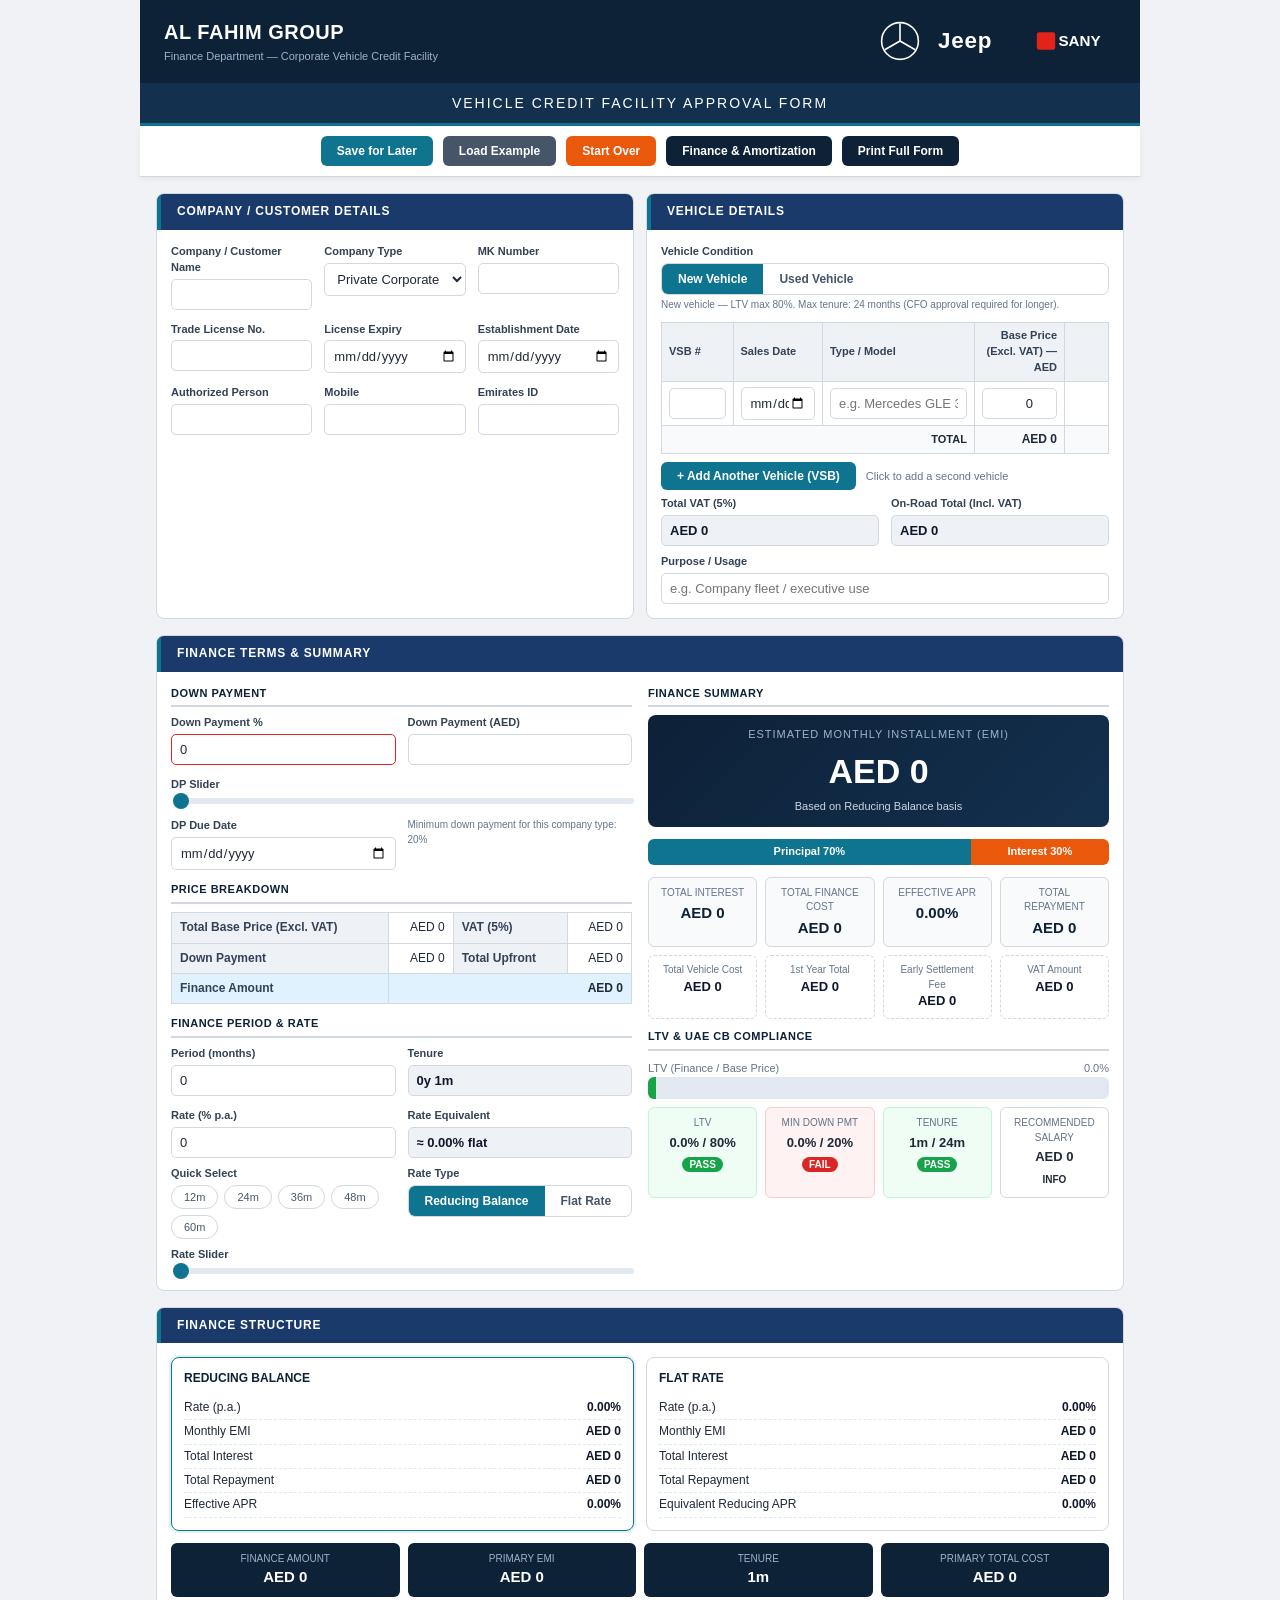
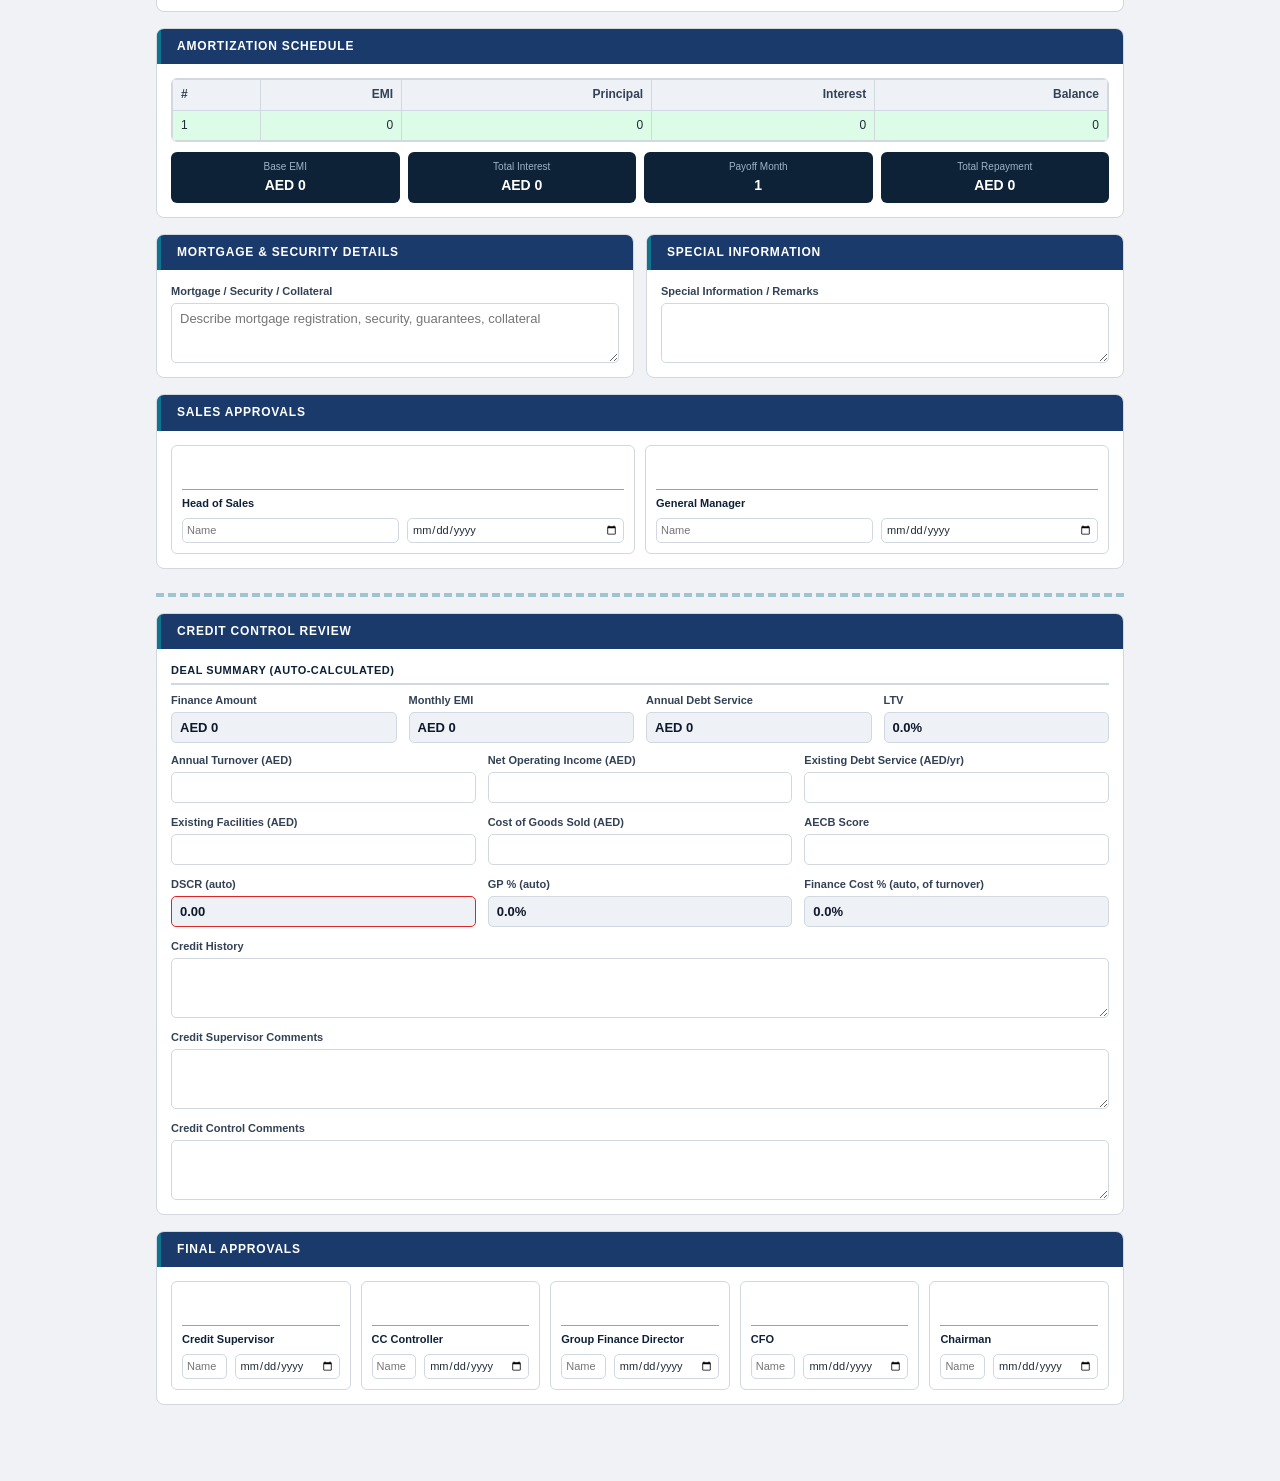
<file: vehicle-credit-facility.html>
<!DOCTYPE html>
<html lang="en">
<head>
<meta charset="UTF-8">
<meta name="viewport" content="width=device-width, initial-scale=1.0">
<title>Vehicle Credit Facility — Al Fahim Group</title>
<style>
  :root{--navy:#0D2137;--navy2:#13304f;--section:#1a3a6b;--accent:#0e7490;--ok:#16a34a;--warn:#ea580c;--err:#dc2626;--line:#d1d8e0;--bg:#f0f2f5;}
  *{box-sizing:border-box;}
  body{margin:0;font-family:"Segoe UI",Tahoma,Arial,sans-serif;background:var(--bg);color:#1f2937;font-size:13px;line-height:1.45;}
  .wrap{max-width:1000px;margin:0 auto;padding:0 0 60px;}

  header.afg{background:var(--navy);color:#fff;padding:18px 24px;display:flex;align-items:center;justify-content:space-between;gap:20px;flex-wrap:wrap;}
  header.afg .brand h1{margin:0;font-size:20px;letter-spacing:.5px;}
  header.afg .brand p{margin:2px 0 0;font-size:11px;color:#9fb3c8;}
  header.afg .logos{display:flex;align-items:center;gap:18px;}
  header.afg .logos svg{display:block;}
  .doc-title{background:var(--navy2);color:#fff;text-align:center;padding:10px;font-size:14px;letter-spacing:2px;text-transform:uppercase;border-bottom:3px solid var(--accent);}

  .actionbar{position:sticky;top:0;z-index:50;background:#fff;border-bottom:1px solid var(--line);padding:10px 16px;display:flex;gap:10px;flex-wrap:wrap;justify-content:center;box-shadow:0 2px 6px rgba(0,0,0,.06);}
  .actionbar button{border:none;border-radius:6px;padding:8px 16px;font-size:12px;font-weight:600;cursor:pointer;color:#fff;background:var(--accent);transition:.15s;}
  .actionbar button:hover{filter:brightness(1.08);}
  .actionbar button.secondary{background:#475569;}
  .actionbar button.warn{background:var(--warn);}
  .actionbar button.print{background:var(--navy);}

  section.block{background:#fff;margin:16px;border:1px solid var(--line);border-radius:8px;overflow:hidden;}
  .sec-title{background:var(--section);color:#fff;padding:9px 14px 9px 16px;font-size:12px;font-weight:700;letter-spacing:.8px;text-transform:uppercase;border-left:4px solid var(--accent);}
  .sec-body{padding:14px;}

  .grid{display:grid;gap:12px;}
  .g2{grid-template-columns:1fr 1fr;}
  .g3{grid-template-columns:1fr 1fr 1fr;}
  .g4{grid-template-columns:repeat(4,1fr);}
  @media(max-width:760px){.g2,.g3,.g4{grid-template-columns:1fr;}}

  .field{display:flex;flex-direction:column;gap:3px;}
  .field label{font-size:11px;font-weight:600;color:#334155;}
  .field .hint{font-size:10px;color:#64748b;}
  input,select,textarea{font-family:inherit;font-size:13px;padding:7px 8px;border:1px solid var(--line);border-radius:5px;background:#fff;color:#1f2937;width:100%;}
  input:focus,select:focus,textarea:focus{outline:none;border-color:var(--accent);box-shadow:0 0 0 2px rgba(14,116,144,.15);}
  textarea{resize:vertical;min-height:60px;}
  input[type=range]{padding:0;height:6px;-webkit-appearance:none;appearance:none;background:#e2e8f0;border-radius:4px;border:none;}
  input[type=range]::-webkit-slider-thumb{-webkit-appearance:none;height:16px;width:16px;border-radius:50%;background:var(--accent);cursor:pointer;}
  input[type=range]::-moz-range-thumb{height:16px;width:16px;border-radius:50%;background:var(--accent);cursor:pointer;border:none;}
  .readonly-field{background:#eef2f7;color:#0f172a;font-weight:600;}
  input.ok,select.ok{border-color:var(--ok);}
  input.warn,select.warn{border-color:var(--warn);}
  input.error,select.error{border-color:var(--err);}

  .toggle{display:inline-flex;border:1px solid var(--line);border-radius:7px;overflow:hidden;}
  .toggle button{border:none;background:#fff;padding:8px 16px;font-size:12px;font-weight:600;cursor:pointer;color:#475569;}
  .toggle button.active{background:var(--accent);color:#fff;}

  .pills{display:flex;gap:6px;flex-wrap:wrap;}
  .pills button{border:1px solid var(--line);background:#fff;border-radius:20px;padding:5px 12px;font-size:11px;cursor:pointer;color:#475569;}
  .pills button.active{background:var(--navy);color:#fff;border-color:var(--navy);}

  table{width:100%;border-collapse:collapse;font-size:12px;}
  th,td{border:1px solid var(--line);padding:6px 8px;text-align:left;}
  th{background:#eef2f7;font-weight:700;color:#334155;}
  td.num,th.num{text-align:right;font-variant-numeric:tabular-nums;}

  .emi-display{text-align:center;padding:12px;background:linear-gradient(135deg,var(--navy),var(--navy2));color:#fff;border-radius:8px;}
  .emi-display .lbl{font-size:11px;color:#9fb3c8;text-transform:uppercase;letter-spacing:1px;}
  .emi-display .val{font-size:34px;font-weight:700;margin-top:4px;}
  .emi-display .sub{font-size:11px;color:#cbd5e1;margin-top:2px;}

  .pi-bar{display:flex;height:26px;border-radius:6px;overflow:hidden;margin:12px 0;font-size:11px;color:#fff;font-weight:600;}
  .pi-bar .p{background:var(--accent);display:flex;align-items:center;justify-content:center;}
  .pi-bar .i{background:var(--warn);display:flex;align-items:center;justify-content:center;}

  .statgrid{display:grid;grid-template-columns:repeat(4,1fr);gap:8px;}
  .statgrid .s{background:#f8fafc;border:1px solid var(--line);border-radius:6px;padding:8px;text-align:center;}
  .statgrid .s .l{font-size:10px;color:#64748b;text-transform:uppercase;}
  .statgrid .s .v{font-size:15px;font-weight:700;color:var(--navy);margin-top:2px;}
  @media(max-width:760px){.statgrid{grid-template-columns:1fr 1fr;}}

  .minigrid{display:grid;grid-template-columns:repeat(4,1fr);gap:8px;margin-top:8px;}
  .minigrid .s{background:#fff;border:1px dashed var(--line);border-radius:6px;padding:7px;text-align:center;}
  .minigrid .s .l{font-size:10px;color:#64748b;}
  .minigrid .s .v{font-size:13px;font-weight:700;color:#0f172a;}
  @media(max-width:760px){.minigrid{grid-template-columns:1fr 1fr;}}

  .ltv-wrap{margin-top:10px;}
  .ltv-track{height:22px;background:#e2e8f0;border-radius:6px;overflow:hidden;position:relative;}
  .ltv-fill{height:100%;width:0;transition:width .3s,background .3s;display:flex;align-items:center;justify-content:flex-end;padding-right:8px;color:#fff;font-size:11px;font-weight:700;}

  .comp-grid{display:grid;grid-template-columns:repeat(4,1fr);gap:8px;}
  .comp{border:1px solid var(--line);border-radius:6px;padding:8px;text-align:center;}
  .comp .l{font-size:10px;color:#64748b;text-transform:uppercase;}
  .comp .v{font-size:13px;font-weight:700;margin:3px 0;}
  .comp .badge{font-size:10px;font-weight:700;padding:2px 7px;border-radius:10px;}
  .comp.pass{background:#f0fdf4;border-color:#bbf7d0;}
  .comp.pass .badge{background:var(--ok);color:#fff;}
  .comp.fail{background:#fef2f2;border-color:#fecaca;}
  .comp.fail .badge{background:var(--err);color:#fff;}
  .comp.cfo-warn{background:#fff7ed;border-color:#fed7aa;}
  .comp.cfo-warn .badge{background:var(--warn);color:#fff;}
  @media(max-width:760px){.comp-grid{grid-template-columns:1fr 1fr;}}

  .dual{display:grid;grid-template-columns:1fr 1fr;gap:12px;}
  .dual .col{border:1px solid var(--line);border-radius:8px;padding:12px;}
  .dual .col.primary{border-color:var(--accent);box-shadow:0 0 0 2px rgba(14,116,144,.12);}
  .dual .col h5{margin:0 0 8px;font-size:12px;color:var(--navy);text-transform:uppercase;}
  .dual .row{display:flex;justify-content:space-between;padding:3px 0;border-bottom:1px dashed #e2e8f0;font-size:12px;}
  .dual .row b{color:#0f172a;}
  @media(max-width:760px){.dual{grid-template-columns:1fr;}}

  .kpi-strip{display:grid;grid-template-columns:repeat(4,1fr);gap:8px;margin-top:12px;}
  .kpi{background:var(--navy);color:#fff;border-radius:6px;padding:9px;text-align:center;}
  .kpi .l{font-size:10px;color:#9fb3c8;text-transform:uppercase;}
  .kpi .v{font-size:15px;font-weight:700;}
  @media(max-width:760px){.kpi-strip{grid-template-columns:1fr 1fr;}}

  .sigs{display:flex;flex-wrap:wrap;gap:10px;}
  .sig-box{flex:1;min-width:155px;border:1px solid var(--line);border-radius:6px;padding:10px;}
  .sig-box .ln{border-bottom:1px solid #94a3b8;height:34px;margin-bottom:6px;}
  .sig-box .role{font-size:11px;font-weight:700;color:var(--navy);}
  .sig-box .meta{display:flex;gap:8px;margin-top:6px;}
  .sig-box .meta input{font-size:11px;padding:4px;}

  .s3cols{display:grid;grid-template-columns:1fr 1fr;gap:16px;align-items:start;}
  @media(max-width:760px){.s3cols{grid-template-columns:1fr;}}

  .side-pair{display:grid;grid-template-columns:1fr 1fr;gap:12px;margin:16px;}
  .side-pair>section.block{margin:0;}
  @media(max-width:760px){.side-pair{display:block;} .side-pair>section.block{margin:16px;}}

  .sub-hdr{font-size:11px;font-weight:700;color:var(--navy);text-transform:uppercase;letter-spacing:.5px;border-bottom:2px solid var(--line);padding-bottom:4px;margin:12px 0 8px;}
  .sub-hdr:first-child{margin-top:0;}

  .note{font-size:11px;color:#64748b;font-style:italic;}
  tr.milestone{background:#fef9c3;}
  tr.milestone.payoff{background:#dcfce7;}
  .amort-summary{display:grid;grid-template-columns:repeat(4,1fr);gap:8px;margin-top:10px;}
  .amort-summary .s{background:var(--navy);color:#fff;border-radius:6px;padding:8px;text-align:center;}
  .amort-summary .s .l{font-size:10px;color:#9fb3c8;}
  .amort-summary .s .v{font-size:14px;font-weight:700;}
  @media(max-width:760px){.amort-summary{grid-template-columns:1fr 1fr;}}
  .amort-scroll{max-height:520px;overflow:auto;border:1px solid var(--line);border-radius:6px;}

  #vsbTableWrap{overflow-x:auto;}
  .vsb-table{width:100%;min-width:420px;border-collapse:collapse;font-size:12px;margin-bottom:8px;table-layout:fixed;}
  .vsb-table th,.vsb-table td{border:1px solid var(--line);padding:5px 7px;overflow:hidden;}
  .vsb-table th{background:#eef2f7;font-weight:700;font-size:11px;}
  .vsb-table th:nth-child(1),.vsb-table td:nth-child(1){width:16%;}
  .vsb-table th:nth-child(2),.vsb-table td:nth-child(2){width:20%;}
  .vsb-table th:nth-child(3),.vsb-table td:nth-child(3){width:34%;}
  .vsb-table th:nth-child(4),.vsb-table td:nth-child(4){width:calc(30% - 44px);}
  .vsb-table th:nth-child(5),.vsb-table td:nth-child(5){width:44px;}
  .vsb-table input{min-width:0!important;width:100%;}
  .vsb-table tfoot td{background:#f8fafc;font-weight:600;}
  .vsb-btn{border:none;border-radius:4px;padding:3px 9px;font-size:11px;cursor:pointer;color:#fff;font-weight:600;}
  .vsb-add{background:var(--accent);}
  .vsb-rem{background:var(--err);}

  .cc-separator{border:none;border-top:4px dashed var(--accent);margin:24px 16px 0;opacity:.35;}

  @media print{
    body{background:#fff;font-size:8.5pt;line-height:1.25;}
    @page{size:A4;margin:7mm 9mm;}
    .actionbar,.no-print,.amort-scroll,.pills,input[type=range],.cc-separator{display:none!important;}
    .amort-summary{display:grid!important;}
    section.block{break-inside:avoid;box-shadow:none;border:1px solid #bbb;border-radius:3px;margin:3px 0!important;}
    .side-pair{display:grid!important;grid-template-columns:1fr 1fr;gap:4px;margin:3px 0!important;}
    .side-pair>section.block{margin:0!important;}
    .s3cols{grid-template-columns:1fr 1fr;gap:5mm;align-items:start;}
    .s3cols .sub-hdr{margin-top:8px;}
    .s3cols .sub-hdr:first-child{margin-top:0;}
    .cc-section{break-before:page;}
    .cc-section textarea{min-height:18px!important;}
    header.afg{background:#0D2137!important;-webkit-print-color-adjust:exact;print-color-adjust:exact;padding:7px 12px;}
    header.afg .brand h1{font-size:12pt;}
    header.afg .brand p{font-size:8pt;}
    .doc-title{padding:4px;font-size:9pt;letter-spacing:1px;}
    .sec-title{padding:4px 10px 4px 12px;font-size:7.5pt;-webkit-print-color-adjust:exact;print-color-adjust:exact;}
    .sec-body{padding:5px 9px;}
    .grid{gap:4px;}
    .sub-hdr{margin:7px 0 4px;padding-bottom:3px;font-size:7pt;border-bottom-width:1px;}
    .sub-hdr:first-child{margin-top:0;}
    .field label{font-size:7pt;}
    .field .hint{font-size:6.5pt;}
    input,select,textarea{font-size:8pt;padding:2px 4px;}
    textarea{min-height:24px;}
    table{font-size:7.5pt;}
    th,td{padding:2px 4px;}
    .vsb-table{table-layout:fixed;width:100%;min-width:0;overflow:hidden;}
    .vsb-table th,.vsb-table td{font-size:7pt;padding:2px 3px;overflow:hidden;}
    .vsb-table th:nth-child(1),.vsb-table td:nth-child(1){width:18%;}
    .vsb-table th:nth-child(2),.vsb-table td:nth-child(2){width:20%;}
    .vsb-table th:nth-child(3),.vsb-table td:nth-child(3){width:36%;}
    .vsb-table th:nth-child(4),.vsb-table td:nth-child(4){width:26%;}
    .vsb-table th:nth-child(5),.vsb-table td:nth-child(5){width:0;padding:0;}
    .vsb-table input{min-width:0!important;width:100%!important;border:none!important;background:transparent!important;padding:0!important;font-size:7pt!important;font-weight:400;color:#000!important;}
    .vsb-table tfoot td{font-weight:700;font-size:7.5pt;}
    #vsbTotal{font-weight:700!important;}
    .emi-display{display:flex;flex-direction:row;align-items:center;gap:10px;padding:5px 9px;-webkit-print-color-adjust:exact;print-color-adjust:exact;}
    .emi-display .lbl{font-size:6.5pt;flex:1;}
    .emi-display .val{font-size:14pt;margin:0;}
    .emi-display .sub{font-size:6pt;margin:0;}
    .pi-bar{height:12px;margin:4px 0;font-size:7pt;-webkit-print-color-adjust:exact;print-color-adjust:exact;}
    .statgrid{gap:3px;}
    .statgrid .s{padding:3px;}
    .statgrid .s .l{font-size:6.5pt;}
    .statgrid .s .v{font-size:9pt;}
    .minigrid{gap:3px;margin-top:3px;}
    .minigrid .s{padding:3px;}
    .minigrid .s .l{font-size:6.5pt;}
    .minigrid .s .v{font-size:8.5pt;}
    .ltv-wrap{margin-top:4px;}
    .ltv-track{height:12px;}
    .comp-grid{gap:3px;margin-top:5px!important;}
    .comp{padding:3px;}
    .comp .l{font-size:6.5pt;}
    .comp .v{font-size:8.5pt;}
    .comp .badge{font-size:7pt;padding:1px 4px;}
    .dual{gap:5px;}
    .dual .col{padding:6px;}
    .dual .col h5{font-size:7.5pt;margin:0 0 4px;}
    .dual .row{font-size:7.5pt;padding:2px 0;}
    .kpi-strip{gap:3px;margin-top:5px;-webkit-print-color-adjust:exact;print-color-adjust:exact;}
    .kpi{padding:4px 6px;-webkit-print-color-adjust:exact;print-color-adjust:exact;}
    .kpi .l{font-size:6.5pt;}
    .kpi .v{font-size:9.5pt;}
    .sigs{display:flex!important;flex-wrap:wrap;gap:5px;}
    .sig-box{flex:1;min-width:90px;padding:5px;}
    .sig-box .ln{height:18px;margin-bottom:3px;}
    .sig-box .role{font-size:7pt;}
    .sig-box .meta{gap:3px;margin-top:3px;}
    .sig-box .meta input{font-size:6.5pt;padding:2px;}
    .amort-summary{display:grid;grid-template-columns:repeat(4,1fr);}
    .amort-summary .s{-webkit-print-color-adjust:exact;print-color-adjust:exact;padding:4px;}
    .amort-summary .s .l{font-size:6.5pt;}
    .amort-summary .s .v{font-size:9pt;}
    .toggle button.active{border-radius:4px;font-size:7pt;padding:3px 7px;}
    .wrap{max-width:none;padding:0;}
    .note{font-size:7pt;}
    .sec-title,.emi-display,.kpi,.kpi-strip,.amort-summary .s,.pi-bar .p,.pi-bar .i,.comp.pass,.comp.fail,.comp.cfo-warn{-webkit-print-color-adjust:exact;print-color-adjust:exact;}

    /* Finance & Amortization only print mode */
    body.print-finance-only header.afg,
    body.print-finance-only .doc-title,
    body.print-finance-only .side-pair,
    body.print-finance-only #secFinanceTerms,
    body.print-finance-only #secMortgageSecurity,
    body.print-finance-only #secSpecialInfo,
    body.print-finance-only #secSalesApprovals,
    body.print-finance-only .cc-section,
    body.print-finance-only #secFinalApprovals{display:none!important;}
    body.print-finance-only #secFinanceStructure,
    body.print-finance-only #secAmortization{break-inside:auto;}
    body.print-finance-only .amort-scroll{display:block!important;max-height:none!important;overflow:visible!important;border:none!important;}
  }
</style>
</head>
<body>
<div class="wrap">

<header class="afg">
  <div class="brand">
    <h1>AL FAHIM GROUP</h1>
    <p>Finance Department — Corporate Vehicle Credit Facility</p>
  </div>
  <div class="logos">
    <svg width="40" height="40" viewBox="0 0 100 100" aria-label="Mercedes-Benz">
      <circle cx="50" cy="50" r="46" fill="none" stroke="#fff" stroke-width="4"/>
      <path d="M50 50 L50 6 M50 50 L12 72 M50 50 L88 72" stroke="#fff" stroke-width="4" fill="none"/>
    </svg>
    <svg width="80" height="34" viewBox="0 0 200 80" aria-label="Jeep">
      <text x="0" y="58" font-family="Arial Black,Arial" font-size="56" font-weight="900" fill="#fff" letter-spacing="2">Jeep</text>
    </svg>
    <svg width="80" height="34" viewBox="0 0 200 80" aria-label="SANY">
      <rect x="2" y="18" width="46" height="44" rx="6" fill="#e2231a"/>
      <text x="56" y="52" font-family="Arial Black,Arial" font-size="38" font-weight="900" fill="#fff">SANY</text>
    </svg>
  </div>
</header>
<div class="doc-title">Vehicle Credit Facility Approval Form</div>

<div class="actionbar">
  <button onclick="saveForm()">Save for Later</button>
  <button class="secondary" onclick="loadExample()">Load Example</button>
  <button class="warn" onclick="resetForm()">Start Over</button>
  <button class="print" onclick="printFinanceOnly()" title="Print Finance Structure + Amortization Schedule only">Finance &amp; Amortization</button>
  <button class="print" onclick="window.print()">Print Full Form</button>
</div>

<div class="side-pair">
<!-- ===== COMPANY / CUSTOMER DETAILS ===== -->
<section class="block">
  <div class="sec-title">Company / Customer Details</div>
  <div class="sec-body grid g3">
    <div class="field"><label>Company / Customer Name</label><input id="companyName" type="text"></div>
    <div class="field"><label>Company Type</label>
      <select id="companyType" onchange="recalc()">
        <option value="private">Private Corporate</option>
        <option value="semigov">Semi-Government</option>
        <option value="gov">Government</option>
      </select>
    </div>
    <div class="field"><label>MK Number</label><input id="mkNumber" type="text"></div>
    <div class="field"><label>Trade License No.</label><input id="tradeLicense" type="text"></div>
    <div class="field"><label>License Expiry</label><input id="licenseExpiry" type="date"></div>
    <div class="field"><label>Establishment Date</label><input id="estDate" type="date"></div>
    <div class="field"><label>Authorized Person</label><input id="authPerson" type="text"></div>
    <div class="field"><label>Mobile</label><input id="mobile" type="text"></div>
    <div class="field"><label>Emirates ID</label><input id="emiratesId" type="text"></div>
  </div>
</section>

<!-- ===== VEHICLE DETAILS ===== -->
<section class="block">
  <div class="sec-title">Vehicle Details</div>
  <div class="sec-body">
    <div class="field" style="margin-bottom:10px;">
      <label>Vehicle Condition</label>
      <div class="toggle" id="vehTypeToggle">
        <button type="button" class="active" data-vt="new" onclick="setVehicleType('new')">New Vehicle</button>
        <button type="button" data-vt="used" onclick="setVehicleType('used')">Used Vehicle</button>
      </div>
      <span class="hint" id="vehTypeHint">New vehicle — LTV max 80%. Max tenure: 24 months (CFO approval required for longer).</span>
    </div>

    <div id="vsbTableWrap"></div>

    <div class="grid g2" style="margin-top:6px;">
      <div class="field"><label>Total VAT (5%)</label><input id="totalVat" class="readonly-field" readonly></div>
      <div class="field"><label>On-Road Total (Incl. VAT)</label><input id="onRoadTotal" class="readonly-field" readonly></div>
    </div>
    <div class="field" style="margin-top:8px;"><label>Purpose / Usage</label><input id="purpose" type="text" placeholder="e.g. Company fleet / executive use"></div>
  </div>
</section>
</div><!-- /side-pair -->

<!-- ===== FINANCE TERMS & SUMMARY ===== -->
<section class="block" id="secFinanceTerms">
  <div class="sec-title">Finance Terms &amp; Summary</div>
  <div class="sec-body">
    <div class="s3cols">

      <!-- LEFT: Inputs -->
      <div>
        <div class="sub-hdr" style="margin-top:0;">Down Payment</div>
        <div class="grid g2" style="margin-bottom:10px;">
          <div class="field"><label>Down Payment %</label><input id="dpPct" type="number" min="0" max="100" step="0.5" value="0" oninput="onDpPct()"></div>
          <div class="field"><label>Down Payment (AED)</label><input id="dpAed" type="number" min="0" step="1000" oninput="onDpAed()"></div>
          <div class="field no-print" style="grid-column:1/-1;"><label>DP Slider</label><input id="dpSlider" type="range" min="0" max="100" step="0.5" value="0" oninput="onDpSlider()"></div>
          <div class="field"><label>DP Due Date</label><input id="dpDueDate" type="date"></div>
          <div class="field" style="display:flex;align-items:flex-end;"><span class="hint" id="dpHint"></span></div>
        </div>

        <div class="sub-hdr">Price Breakdown</div>
        <table style="margin-bottom:10px;">
          <tr><th>Total Base Price (Excl. VAT)</th><td class="num" id="bd_base">AED 0</td><th>VAT (5%)</th><td class="num" id="bd_vat">AED 0</td></tr>
          <tr><th>Down Payment</th><td class="num" id="bd_dp">AED 0</td><th>Total Upfront</th><td class="num" id="bd_upfront">AED 0</td></tr>
          <tr><th style="background:#e0f2fe;">Finance Amount</th><td class="num" id="bd_finance" style="background:#e0f2fe;" colspan="3"><b>AED 0</b></td></tr>
        </table>

        <div class="sub-hdr">Finance Period &amp; Rate</div>
        <div class="grid g2" style="margin-bottom:8px;">
          <div class="field"><label>Period (months)</label><input id="months" type="number" min="1" max="84" step="1" value="0" oninput="recalc()"></div>
          <div class="field"><label>Tenure</label><input id="tenureDisplay" class="readonly-field" readonly></div>
          <div class="field"><label>Rate (% p.a.)</label><input id="rate" type="number" min="0" max="30" step="0.05" value="0" oninput="onRateInput()"></div>
          <div class="field"><label>Rate Equivalent</label><input id="rateEquiv" class="readonly-field" readonly></div>
        </div>
        <div class="grid g2 no-print" style="margin-bottom:8px;">
          <div class="field">
            <label>Quick Select</label>
            <div class="pills" id="durPills">
              <button type="button" data-m="12" onclick="setMonths(12)">12m</button>
              <button type="button" data-m="24" onclick="setMonths(24)">24m</button>
              <button type="button" data-m="36" onclick="setMonths(36)">36m</button>
              <button type="button" data-m="48" onclick="setMonths(48)">48m</button>
              <button type="button" data-m="60" onclick="setMonths(60)">60m</button>
            </div>
          </div>
          <div class="field">
            <label>Rate Type</label>
            <div class="toggle" id="rateTypeToggle">
              <button type="button" class="active" data-rt="reducing" onclick="setRateType('reducing')">Reducing Balance</button>
              <button type="button" data-rt="flat" onclick="setRateType('flat')">Flat Rate</button>
            </div>
          </div>
        </div>
        <div class="field no-print"><label>Rate Slider</label><input id="rateSlider" type="range" min="0" max="20" step="0.05" value="0" oninput="onRateSlider()"></div>
      </div>

      <!-- RIGHT: Outputs -->
      <div>
        <div class="sub-hdr" style="margin-top:0;">Finance Summary</div>
        <div class="emi-display" style="margin-bottom:8px;">
          <div class="lbl">Estimated Monthly Installment (EMI)</div>
          <div class="val" id="sumEmi">AED 0</div>
          <div class="sub" id="sumEmiSub">Based on primary rate basis</div>
        </div>
        <div class="pi-bar">
          <div class="p" id="piPrincipal" style="width:70%;">Principal</div>
          <div class="i" id="piInterest" style="width:30%;">Interest</div>
        </div>
        <div class="statgrid" style="margin-top:8px;">
          <div class="s"><div class="l">Total Interest</div><div class="v" id="stTotInt">AED 0</div></div>
          <div class="s"><div class="l">Total Finance Cost</div><div class="v" id="stFinCost">AED 0</div></div>
          <div class="s"><div class="l">Effective APR</div><div class="v" id="stApr">0%</div></div>
          <div class="s"><div class="l">Total Repayment</div><div class="v" id="stRepay">AED 0</div></div>
        </div>
        <div class="minigrid">
          <div class="s"><div class="l">Total Vehicle Cost</div><div class="v" id="mgVehCost">AED 0</div></div>
          <div class="s"><div class="l">1st Year Total</div><div class="v" id="mgYr1">AED 0</div></div>
          <div class="s"><div class="l">Early Settlement Fee</div><div class="v" id="mgEarly">AED 0</div></div>
          <div class="s"><div class="l">VAT Amount</div><div class="v" id="mgVat">AED 0</div></div>
        </div>

        <div class="sub-hdr" style="margin-top:10px;">LTV &amp; UAE CB Compliance</div>
        <div class="ltv-wrap">
          <div style="display:flex;justify-content:space-between;font-size:11px;color:#64748b;">
            <span>LTV (Finance / Base Price)</span><span id="ltvLabel">0%</span>
          </div>
          <div class="ltv-track"><div class="ltv-fill" id="ltvFill"></div></div>
        </div>
        <div class="comp-grid" style="margin-top:8px;">
          <div class="comp" id="cLtv"><div class="l">LTV</div><div class="v" id="cLtvV">0%</div><span class="badge">—</span></div>
          <div class="comp" id="cDp"><div class="l">Min Down Pmt</div><div class="v" id="cDpV">0%</div><span class="badge">—</span></div>
          <div class="comp" id="cTenure"><div class="l">Tenure</div><div class="v" id="cTenureV">0m</div><span class="badge">—</span></div>
          <div class="comp" id="cSalary"><div class="l">Recommended Salary</div><div class="v" id="cSalaryV">AED 0</div><span class="badge">INFO</span></div>
        </div>
      </div>

    </div><!-- /s3cols -->
  </div>
</section>

<!-- ===== FINANCE STRUCTURE ===== -->
<section class="block" id="secFinanceStructure">
  <div class="sec-title">Finance Structure</div>
  <div class="sec-body">
    <div class="dual" id="dualPanel">
      <div class="col" id="colReducing">
        <h5>Reducing Balance</h5>
        <div class="row"><span>Rate (p.a.)</span><b id="drRate">0%</b></div>
        <div class="row"><span>Monthly EMI</span><b id="drEmi">AED 0</b></div>
        <div class="row"><span>Total Interest</span><b id="drInt">AED 0</b></div>
        <div class="row"><span>Total Repayment</span><b id="drRepay">AED 0</b></div>
        <div class="row"><span>Effective APR</span><b id="drApr">0%</b></div>
      </div>
      <div class="col" id="colFlat">
        <h5>Flat Rate</h5>
        <div class="row"><span>Rate (p.a.)</span><b id="dfRate">0%</b></div>
        <div class="row"><span>Monthly EMI</span><b id="dfEmi">AED 0</b></div>
        <div class="row"><span>Total Interest</span><b id="dfInt">AED 0</b></div>
        <div class="row"><span>Total Repayment</span><b id="dfRepay">AED 0</b></div>
        <div class="row"><span>Equivalent Reducing APR</span><b id="dfApr">0%</b></div>
      </div>
    </div>
    <div class="kpi-strip">
      <div class="kpi"><div class="l">Finance Amount</div><div class="v" id="kpiFin">AED 0</div></div>
      <div class="kpi"><div class="l">Primary EMI</div><div class="v" id="kpiEmi">AED 0</div></div>
      <div class="kpi"><div class="l">Tenure</div><div class="v" id="kpiTenure">0m</div></div>
      <div class="kpi"><div class="l">Primary Total Cost</div><div class="v" id="kpiCost">AED 0</div></div>
    </div>
  </div>
</section>

<!-- ===== AMORTIZATION SCHEDULE ===== -->
<section class="block" id="secAmortization">
  <div class="sec-title">Amortization Schedule</div>
  <div class="sec-body">
    <div class="amort-scroll">
      <table id="amortTable">
        <thead><tr><th>#</th><th class="num">EMI</th><th class="num">Principal</th><th class="num">Interest</th><th class="num">Balance</th></tr></thead>
        <tbody id="amortBody"></tbody>
      </table>
    </div>
    <div class="amort-summary">
      <div class="s"><div class="l">Base EMI</div><div class="v" id="asEmi">AED 0</div></div>
      <div class="s"><div class="l">Total Interest</div><div class="v" id="asTotInt">AED 0</div></div>
      <div class="s"><div class="l">Payoff Month</div><div class="v" id="asPayoff">0</div></div>
      <div class="s"><div class="l">Total Repayment</div><div class="v" id="asTotRepay">AED 0</div></div>
    </div>
  </div>
</section>

<div class="side-pair">
<!-- ===== MORTGAGE & SECURITY ===== -->
<section class="block" id="secMortgageSecurity">
  <div class="sec-title">Mortgage &amp; Security Details</div>
  <div class="sec-body">
    <div class="field"><label>Mortgage / Security / Collateral</label><textarea id="mortgage" placeholder="Describe mortgage registration, security, guarantees, collateral"></textarea></div>
  </div>
</section>

<!-- ===== SPECIAL INFORMATION ===== -->
<section class="block" id="secSpecialInfo">
  <div class="sec-title">Special Information</div>
  <div class="sec-body">
    <div class="field"><label>Special Information / Remarks</label><textarea id="specialInfo"></textarea></div>
  </div>
</section>
</div><!-- /side-pair -->

<!-- ===== SALES APPROVALS ===== -->
<section class="block" id="secSalesApprovals">
  <div class="sec-title">Sales Approvals</div>
  <div class="sec-body sigs">
    <div class="sig-box">
      <div class="ln"></div><div class="role">Head of Sales</div>
      <div class="meta"><input placeholder="Name" id="sigHosName"><input placeholder="Date" type="date" id="sigHosDate"></div>
    </div>
    <div class="sig-box">
      <div class="ln"></div><div class="role">General Manager</div>
      <div class="meta"><input placeholder="Name" id="sigGmName"><input placeholder="Date" type="date" id="sigGmDate"></div>
    </div>
  </div>
</section>

<hr class="cc-separator no-print">

<!-- ===== CREDIT CONTROL REVIEW ===== -->
<section class="block cc-section">
  <div class="sec-title">Credit Control Review</div>
  <div class="sec-body">
    <div style="margin-bottom:10px;">
      <div class="sub-hdr" style="margin-top:0;">Deal Summary (auto-calculated)</div>
      <div class="grid g4">
        <div class="field"><label>Finance Amount</label><input id="dsFinance" class="readonly-field" readonly></div>
        <div class="field"><label>Monthly EMI</label><input id="dsEmi" class="readonly-field" readonly></div>
        <div class="field"><label>Annual Debt Service</label><input id="dsAnnualDs" class="readonly-field" readonly></div>
        <div class="field"><label>LTV</label><input id="dsLtv" class="readonly-field" readonly></div>
      </div>
    </div>
    <div class="grid g3" style="margin-top:6px;">
      <div class="field"><label>Annual Turnover (AED)</label><input id="annualTurnover" type="number" min="0" oninput="recalc()"></div>
      <div class="field"><label>Net Operating Income (AED)</label><input id="netOpIncome" type="number" min="0" oninput="recalc()"></div>
      <div class="field"><label>Existing Debt Service (AED/yr)</label><input id="existingDebt" type="number" min="0" oninput="recalc()"></div>
      <div class="field"><label>Existing Facilities (AED)</label><input id="existingFacilities" type="number" min="0"></div>
      <div class="field"><label>Cost of Goods Sold (AED)</label><input id="cogs" type="number" min="0" oninput="recalc()"></div>
      <div class="field"><label>AECB Score</label><input id="aecbScore" type="number" min="300" max="900" oninput="recalc()"></div>
      <div class="field"><label>DSCR (auto)</label><input id="dscr" class="readonly-field" readonly></div>
      <div class="field"><label>GP % (auto)</label><input id="gpPct" class="readonly-field" readonly></div>
      <div class="field"><label>Finance Cost % (auto, of turnover)</label><input id="fcPct" class="readonly-field" readonly></div>
      <div class="field" style="grid-column:1/-1;"><label>Credit History</label><textarea id="creditHistory"></textarea></div>
      <div class="field" style="grid-column:1/-1;"><label>Credit Supervisor Comments</label><textarea id="csComments"></textarea></div>
      <div class="field" style="grid-column:1/-1;"><label>Credit Control Comments</label><textarea id="ccComments"></textarea></div>
    </div>
  </div>
</section>

<!-- ===== FINAL APPROVALS ===== -->
<section class="block" id="secFinalApprovals">
  <div class="sec-title">Final Approvals</div>
  <div class="sec-body sigs">
    <div class="sig-box"><div class="ln"></div><div class="role">Credit Supervisor</div><div class="meta"><input placeholder="Name" id="sigCsName"><input placeholder="Date" type="date" id="sigCsDate"></div></div>
    <div class="sig-box"><div class="ln"></div><div class="role">CC Controller</div><div class="meta"><input placeholder="Name" id="sigCcName"><input placeholder="Date" type="date" id="sigCcDate"></div></div>
    <div class="sig-box"><div class="ln"></div><div class="role">Group Finance Director</div><div class="meta"><input placeholder="Name" id="sigGfdName"><input placeholder="Date" type="date" id="sigGfdDate"></div></div>
    <div class="sig-box"><div class="ln"></div><div class="role">CFO</div><div class="meta"><input placeholder="Name" id="sigCfoName"><input placeholder="Date" type="date" id="sigCfoDate"></div></div>
    <div class="sig-box"><div class="ln"></div><div class="role">Chairman</div><div class="meta"><input placeholder="Name" id="sigChairName"><input placeholder="Date" type="date" id="sigChairDate"></div></div>
  </div>
</section>

</div><!-- /wrap -->
<script>
"use strict";

/* ===== State ===== */
var state = {
  vehicleType: 'new',
  rateType: 'reducing',
  primaryRate: 'reducing',
  vsbRows: [{vsb:'', salesDate:'', model:'', price:0}],
  _syncing: false
};
var SAVE_KEY = 'vcf_afg_v1';

/* ===== Helpers ===== */
function $(id){ return document.getElementById(id); }
function num(id){ var e=$(id); if(!e) return 0; var v=parseFloat(e.value); return isNaN(v)?0:v; }
function fmt(v,dp){ dp=dp||0; if(!isFinite(v)) v=0; return Number(v).toLocaleString('en-US',{minimumFractionDigits:dp,maximumFractionDigits:dp}); }
function fmtAED(v,dp){ return 'AED '+fmt(v,dp); }
function escHtml(s){ return String(s).replace(/&/g,'&amp;').replace(/</g,'&lt;').replace(/>/g,'&gt;').replace(/"/g,'&quot;'); }

/* ===== VSB table ===== */
function vsbTotalPrice(){
  return state.vsbRows.reduce(function(sum,r){ return sum+(parseFloat(r.price)||0); },0);
}

function renderVsbTable(){
  var wrap=$('vsbTableWrap'); if(!wrap) return;
  var canRemove=state.vsbRows.length>1;
  var html='<table class="vsb-table"><thead><tr>'+
    '<th>VSB #</th><th>Sales Date</th><th>Type / Model</th>'+
    '<th class="num">Base Price (Excl. VAT) — AED</th>'+
    '<th class="no-print" style="width:44px;"></th></tr></thead><tbody>';
  state.vsbRows.forEach(function(row,i){
    html+='<tr>'+
      '<td><input type="text" value="'+escHtml(row.vsb||'')+'" oninput="onVsbField(this,'+i+',\'vsb\')"></td>'+
      '<td><input type="date" value="'+(row.salesDate||'')+'" oninput="onVsbField(this,'+i+',\'salesDate\')"></td>'+
      '<td><input type="text" value="'+escHtml(row.model||'')+'" oninput="onVsbField(this,'+i+',\'model\')" placeholder="e.g. Mercedes GLE 350"></td>'+
      '<td><input type="number" min="0" step="1000" value="'+(row.price||0)+'" oninput="onVsbField(this,'+i+',\'price\')" style="text-align:right;"></td>'+
      '<td class="no-print" style="text-align:center;">'+
        (canRemove?'<button type="button" class="vsb-btn vsb-rem" onclick="removeVsb('+i+')">&times;</button>':'')+
      '</td></tr>';
  });
  html+='</tbody><tfoot><tr>'+
    '<td colspan="3" style="text-align:right;font-size:11px;font-weight:700;">TOTAL</td>'+
    '<td class="num" id="vsbTotal">'+fmtAED(vsbTotalPrice())+'</td>'+
    '<td class="no-print"></td>'+
    '</tr></tfoot></table>'+
    '<div class="no-print" style="margin-top:8px;">'+
      '<button type="button" class="vsb-btn vsb-add" onclick="addVsb()" style="padding:7px 16px;font-size:12px;border-radius:6px;">+ Add Another Vehicle (VSB)</button>'+
      (state.vsbRows.length>1?'<span style="font-size:11px;color:#64748b;margin-left:10px;">'+state.vsbRows.length+' vehicles — click &times; on any row to remove</span>':'<span style="font-size:11px;color:#64748b;margin-left:10px;">Click to add a second vehicle</span>')+
    '</div>';
  wrap.innerHTML=html;
}

function onVsbField(inp,i,field){
  state.vsbRows[i][field]=inp.value;
  if(field==='price'){
    recalc();
  } else {
    var t=$('vsbTotal'); if(t) t.textContent=fmtAED(vsbTotalPrice());
  }
}
function addVsb(){ state.vsbRows.push({vsb:'',salesDate:'',model:'',price:0}); renderVsbTable(); recalc(); }
function removeVsb(i){ state.vsbRows.splice(i,1); renderVsbTable(); recalc(); }

/* ===== Finance math ===== */
function reducingEMI(P,annRate,n,balloon){
  balloon=balloon||0; var r=annRate/100/12; if(n<=0) return 0;
  if(r===0) return (P-balloon)/n;
  var pow=Math.pow(1+r,n);
  return (P-balloon/pow)*r/(1-1/pow);
}
function flatEMI(P,flatRate,n,balloon){
  balloon=balloon||0; if(n<=0) return 0; var T=n/12;
  return (P*(1+(flatRate/100)*T)-balloon)/n;
}
function reducingTotalInterest(P,emi,n,balloon){ balloon=balloon||0; return emi*n+balloon-P; }
function flatToReducingAPR(P,flatRate,n,balloon){
  balloon=balloon||0;
  var emi=flatEMI(P,flatRate,n,balloon); if(emi<=0||P<=0) return 0;
  var r=0.005;
  for(var iter=0;iter<100;iter++){
    var f=0,df=0;
    for(var k=1;k<=n;k++){ var d=Math.pow(1+r,k); f+=emi/d; df+=-k*emi/(d*(1+r)); }
    var db=Math.pow(1+r,n); f+=balloon/db-P; df+=-n*balloon/(db*(1+r));
    if(df===0) break;
    var rn=r-f/df; if(!isFinite(rn)) break;
    if(Math.abs(rn-r)<1e-10){r=rn;break;} r=rn; if(r<-0.99) r=-0.5;
  }
  return r*12*100;
}
function reducingToFlat(P,totalInterest,n){ if(P<=0||n<=0) return 0; return totalInterest*12/P/n*100; }

/* ===== Limits ===== */
function maxLTV(){ return state.vehicleType==='used'?70:80; }
function maxTenure(){ return 24; }
function minDownPct(){ var t=$('companyType').value; return (t==='gov'||t==='semigov')?10:20; }

/* ===== Toggles ===== */
function setVehicleType(t){
  state.vehicleType=t;
  $('vehTypeToggle').querySelectorAll('button').forEach(function(b){b.classList.toggle('active',b.getAttribute('data-vt')===t);});
  $('vehTypeHint').textContent=t==='used'
    ?'Used vehicle — LTV max 70%. Max tenure: 24 months (CFO approval required for longer).'
    :'New vehicle — LTV max 80%. Max tenure: 24 months (CFO approval required for longer).';
  recalc();
}
function setRateType(t){
  state.rateType=t; state.primaryRate=t;
  $('rateTypeToggle').querySelectorAll('button').forEach(function(b){b.classList.toggle('active',b.getAttribute('data-rt')===t);});
  recalc();
}
function setMonths(m){ $('months').value=m; recalc(); }

/* ===== Input sync ===== */
function onDpPct(){
  if(state._syncing)return; state._syncing=true;
  var p=num('dpPct'); $('dpAed').value=Math.round(vsbTotalPrice()*p/100); $('dpSlider').value=p;
  state._syncing=false; recalc();
}
function onDpAed(){
  if(state._syncing)return; state._syncing=true;
  var bp=vsbTotalPrice(); var p=bp>0?num('dpAed')/bp*100:0;
  $('dpPct').value=(Math.round(p*100)/100); $('dpSlider').value=Math.min(100,Math.max(0,p));
  state._syncing=false; recalc();
}
function onDpSlider(){
  if(state._syncing)return; state._syncing=true;
  var p=num('dpSlider'); $('dpPct').value=p; $('dpAed').value=Math.round(vsbTotalPrice()*p/100);
  state._syncing=false; recalc();
}
function onRateInput(){ if(state._syncing)return; state._syncing=true; $('rateSlider').value=num('rate'); state._syncing=false; recalc(); }
function onRateSlider(){ if(state._syncing)return; state._syncing=true; $('rate').value=num('rateSlider'); state._syncing=false; recalc(); }

/* ===== Compliance helpers ===== */
function setComp(id,valId,val,pass,badgeOverride){
  var box=$(id),v=$(valId),badge=box.querySelector('.badge');
  v.textContent=val;
  box.classList.remove('pass','fail','cfo-warn');
  if(badgeOverride==='INFO'){ badge.textContent='INFO'; return; }
  if(badgeOverride){ box.classList.add('cfo-warn'); badge.textContent=badgeOverride; return; }
  box.classList.toggle('pass',!!pass); box.classList.toggle('fail',!pass);
  badge.textContent=pass?'PASS':'FAIL';
}
function markField(id,cls){ var e=$(id); if(!e) return; e.classList.remove('ok','warn','error'); if(cls) e.classList.add(cls); }

/* ===== Core compute ===== */
function computeCore(){
  var bp=vsbTotalPrice();
  var vat=bp*0.05;
  var onRoad=bp+vat;
  var dpPct=num('dpPct');
  var dp=bp*dpPct/100;
  var finance=Math.max(0,bp-dp);
  var n=Math.max(1,Math.round(num('months')));
  var rate=num('rate');

  var redEMI,redInt,flatRateVal,redRateVal;
  if(state.rateType==='reducing'){
    redRateVal=rate;
    redEMI=reducingEMI(finance,rate,n,0);
    redInt=reducingTotalInterest(finance,redEMI,n,0);
    flatRateVal=reducingToFlat(finance,redInt,n);
  } else {
    flatRateVal=rate;
    redRateVal=flatToReducingAPR(finance,rate,n,0);
    redEMI=reducingEMI(finance,redRateVal,n,0);
    redInt=reducingTotalInterest(finance,redEMI,n,0);
  }
  var flatEMIv=flatEMI(finance,flatRateVal,n,0);
  var flatInt=flatEMIv*n-finance;
  var redAPR=(state.rateType==='reducing')?redRateVal:flatToReducingAPR(finance,flatRateVal,n,0);
  var redRepay=redEMI*n;
  var flatRepay=flatEMIv*n;

  var primEMI=state.primaryRate==='reducing'?redEMI:flatEMIv;
  var primInt=state.primaryRate==='reducing'?redInt:flatInt;
  var primRepay=primEMI*n;
  var primAPR=state.primaryRate==='reducing'?redAPR:flatToReducingAPR(finance,flatRateVal,n,0);

  var earlySettle=finance*0.01;
  var totalFinanceCost=primInt;
  var totalVehicleCost=onRoad+primInt;
  var upfront=dp+vat;
  var yr1=primEMI*Math.min(12,n)+upfront;
  var ltv=bp>0?finance/bp*100:0;

  return {
    bp:bp,vat:vat,onRoad:onRoad,dpPct:dpPct,dp:dp,finance:finance,n:n,rate:rate,
    redEMI:redEMI,redInt:redInt,redRepay:redRepay,redRate:redRateVal,redAPR:redAPR,
    flatEMI:flatEMIv,flatInt:flatInt,flatRepay:flatRepay,flatRate:flatRateVal,
    primEMI:primEMI,primInt:primInt,primRepay:primRepay,primAPR:primAPR,
    earlySettle:earlySettle,totalFinanceCost:totalFinanceCost,totalVehicleCost:totalVehicleCost,
    upfront:upfront,yr1:yr1,ltv:ltv
  };
}

/* ===== Render ===== */
function recalc(){
  var c=computeCore();

  $('totalVat').value=fmtAED(c.vat);
  $('onRoadTotal').value=fmtAED(c.onRoad);
  var vsbT=$('vsbTotal'); if(vsbT) vsbT.textContent=fmtAED(c.bp);

  var minDp=minDownPct();
  $('dpHint').textContent='Minimum down payment for this company type: '+minDp+'%';
  markField('dpPct',c.dpPct+0.0001<minDp?'error':'ok');

  $('tenureDisplay').value=(Math.floor(c.n/12))+'y '+(c.n%12)+'m';
  $('durPills').querySelectorAll('button').forEach(function(b){
    b.classList.toggle('active',parseInt(b.getAttribute('data-m'),10)===c.n);
  });

  if(state.rateType==='reducing'){
    $('rateEquiv').value='≈ '+fmt(c.flatRate,2)+'% flat';
  } else {
    $('rateEquiv').value='≈ '+fmt(c.redAPR,2)+'% reducing APR';
  }

  $('bd_base').textContent=fmtAED(c.bp);
  $('bd_dp').textContent=fmtAED(c.dp);
  $('bd_vat').textContent=fmtAED(c.vat);
  $('bd_upfront').textContent=fmtAED(c.upfront);
  $('bd_finance').innerHTML='<b>'+fmtAED(c.finance)+'</b>';

  $('sumEmi').textContent=fmtAED(c.primEMI,0);
  $('sumEmiSub').textContent='Based on '+(state.primaryRate==='reducing'?'Reducing Balance':'Flat Rate')+' basis';
  var pPct=c.primRepay>0?c.finance/c.primRepay*100:70;
  pPct=Math.max(0,Math.min(100,pPct));
  $('piPrincipal').style.width=pPct+'%'; $('piInterest').style.width=(100-pPct)+'%';
  $('piPrincipal').textContent='Principal '+fmt(pPct,0)+'%';
  $('piInterest').textContent='Interest '+fmt(100-pPct,0)+'%';
  $('stTotInt').textContent=fmtAED(c.primInt);
  $('stFinCost').textContent=fmtAED(c.totalFinanceCost);
  $('stApr').textContent=fmt(c.primAPR,2)+'%';
  $('stRepay').textContent=fmtAED(c.primRepay);
  $('mgVehCost').textContent=fmtAED(c.totalVehicleCost);
  $('mgYr1').textContent=fmtAED(c.yr1);
  $('mgEarly').textContent=fmtAED(c.earlySettle);
  $('mgVat').textContent=fmtAED(c.vat);

  var ltv=c.ltv;
  var fill=$('ltvFill');
  fill.style.width=Math.min(100,ltv)+'%';
  fill.style.background=ltv<=70?'var(--ok)':(ltv<=80?'var(--warn)':'var(--err)');
  fill.textContent=fmt(ltv,1)+'%';
  $('ltvLabel').textContent=fmt(ltv,1)+'%';

  var mLtv=maxLTV(), mDp=minDownPct();
  setComp('cLtv','cLtvV',fmt(ltv,1)+'% / '+mLtv+'%',ltv<=mLtv+1e-9);
  setComp('cDp','cDpV',fmt(c.dpPct,1)+'% / '+mDp+'%',c.dpPct+1e-9>=mDp);
  if(c.n<=24){
    setComp('cTenure','cTenureV',c.n+'m / 24m',true);
  } else {
    setComp('cTenure','cTenureV',c.n+'m — CFO Required',null,'CFO APPVL');
  }
  setComp('cSalary','cSalaryV',fmtAED(c.primEMI/0.30),true,'INFO');

  $('drRate').textContent=fmt(c.redRate,2)+'%';
  $('drEmi').textContent=fmtAED(c.redEMI,0);
  $('drInt').textContent=fmtAED(c.redInt);
  $('drRepay').textContent=fmtAED(c.redRepay);
  $('drApr').textContent=fmt(c.redAPR,2)+'%';
  $('dfRate').textContent=fmt(c.flatRate,2)+'%';
  $('dfEmi').textContent=fmtAED(c.flatEMI,0);
  $('dfInt').textContent=fmtAED(c.flatInt);
  $('dfRepay').textContent=fmtAED(c.flatRepay);
  $('dfApr').textContent=fmt(flatToReducingAPR(c.finance,c.flatRate,c.n,0),2)+'%';
  $('colReducing').classList.toggle('primary',state.primaryRate==='reducing');
  $('colFlat').classList.toggle('primary',state.primaryRate==='flat');

  $('kpiFin').textContent=fmtAED(c.finance);
  $('kpiEmi').textContent=fmtAED(c.primEMI,0);
  $('kpiTenure').textContent=c.n+'m';
  $('kpiCost').textContent=fmtAED(c.totalFinanceCost);

  renderAmort(c);

  $('dsFinance').value=fmtAED(c.finance);
  $('dsEmi').value=fmtAED(c.primEMI,0);
  var annualDs=c.primEMI*12+num('existingDebt');
  $('dsAnnualDs').value=fmtAED(annualDs);
  $('dsLtv').value=fmt(c.ltv,1)+'%';

  var noi=num('netOpIncome');
  var dscr=annualDs>0?noi/annualDs:0;
  $('dscr').value=fmt(dscr,2);
  markField('dscr',dscr>=1.25?'ok':(dscr>=1?'warn':'error'));

  var to=num('annualTurnover'),cogs=num('cogs');
  $('gpPct').value=fmt(to>0?(to-cogs)/to*100:0,1)+'%';
  $('fcPct').value=fmt(to>0?c.totalFinanceCost/to*100:0,1)+'%';

  var aecb=num('aecbScore');
  markField('aecbScore',aecb>=671?'ok':(aecb>=580?'warn':(aecb>0?'error':'')));

  saveSilently();
}

function renderAmort(c){
  if(!c) c=computeCore();
  var body=$('amortBody'); body.innerHTML='';
  var P=c.finance, n=c.n;
  var monthlyR=c.primAPR/100/12;
  var baseEMI=reducingEMI(P,c.primAPR,n,0);
  var bal=P, totalInterest=0;
  var mHit={p25:false,p50:false,p75:false};
  var rows=[];
  for(var m=1;m<=n;m++){
    var interest=bal*monthlyR;
    var principal=baseEMI-interest;
    if(principal>bal) principal=bal;
    bal=Math.max(0,bal-principal);
    totalInterest+=interest;
    var pctPaid=P>0?(P-bal)/P*100:100;
    rows.push({m:m,emi:interest+principal,prin:principal,int:interest,bal:bal,pct:pctPaid});
    if(bal<=0.5) break;
  }
  rows.forEach(function(r){
    var tr=document.createElement('tr');
    var cls='';
    if(!mHit.p25&&r.pct>=25){cls='milestone';mHit.p25=true;}
    else if(!mHit.p50&&r.pct>=50){cls='milestone';mHit.p50=true;}
    else if(!mHit.p75&&r.pct>=75){cls='milestone';mHit.p75=true;}
    if(r.m===rows[rows.length-1].m) cls='milestone payoff';
    tr.className=cls;
    tr.innerHTML='<td>'+r.m+'</td>'+
      '<td class="num">'+fmt(r.emi,0)+'</td>'+
      '<td class="num">'+fmt(r.prin,0)+'</td>'+
      '<td class="num">'+fmt(r.int,0)+'</td>'+
      '<td class="num">'+fmt(r.bal,0)+'</td>';
    body.appendChild(tr);
  });
  $('asEmi').textContent=fmtAED(baseEMI,0);
  $('asTotInt').textContent=fmtAED(totalInterest);
  $('asPayoff').textContent=rows.length;
  $('asTotRepay').textContent=fmtAED(baseEMI*rows.length);
}

/* ===== Persistence ===== */
function collect(){
  var data={
    state:{vehicleType:state.vehicleType,rateType:state.rateType,primaryRate:state.primaryRate},
    fields:{},
    vsbRows:JSON.parse(JSON.stringify(state.vsbRows))
  };
  document.querySelectorAll('input,select,textarea').forEach(function(el){
    if(el.id&&!el.readOnly) data.fields[el.id]=el.value;
  });
  return data;
}
function saveSilently(){ try{ localStorage.setItem(SAVE_KEY,JSON.stringify(collect())); }catch(e){} }
function saveForm(){ saveSilently(); alert('Saved. You can close and return later on this device.'); }
function printFinanceOnly(){
  document.body.classList.add('print-finance-only');
  window.print();
  window.addEventListener('afterprint',function h(){ document.body.classList.remove('print-finance-only'); window.removeEventListener('afterprint',h); });
}
function restore(){
  var raw; try{ raw=localStorage.getItem(SAVE_KEY); }catch(e){ return; }
  if(!raw) return;
  var data; try{ data=JSON.parse(raw); }catch(e){ return; }
  if(data.state){
    state.vehicleType=data.state.vehicleType||'new';
    state.rateType=data.state.rateType||'reducing';
    state.primaryRate=data.state.primaryRate||state.rateType;
  }
  if(data.vsbRows&&Array.isArray(data.vsbRows)&&data.vsbRows.length) state.vsbRows=data.vsbRows;
  renderVsbTable();
  if(data.fields) Object.keys(data.fields).forEach(function(id){ var el=$(id); if(el&&!el.readOnly) el.value=data.fields[id]; });
  setVehicleTypeUI(state.vehicleType);
  setRateTypeUI(state.rateType);
}
function setVehicleTypeUI(t){
  state.vehicleType=t;
  $('vehTypeToggle').querySelectorAll('button').forEach(function(b){b.classList.toggle('active',b.getAttribute('data-vt')===t);});
  $('vehTypeHint').textContent=t==='used'
    ?'Used vehicle — LTV max 70%. Max tenure: 24 months (CFO approval required for longer).'
    :'New vehicle — LTV max 80%. Max tenure: 24 months (CFO approval required for longer).';
}
function setRateTypeUI(t){
  state.rateType=t; state.primaryRate=t;
  $('rateTypeToggle').querySelectorAll('button').forEach(function(b){b.classList.toggle('active',b.getAttribute('data-rt')===t);});
}

/* ===== Example / Reset ===== */
function loadExample(){
  $('companyName').value='Al Fahim Enterprises LLC';
  $('companyType').value='private';
  $('mkNumber').value='MK-2026-0847';
  $('tradeLicense').value='CN-1234567';
  $('licenseExpiry').value='2027-03-31';
  $('estDate').value='2009-06-15';
  $('authPerson').value='Khalid Al Fahim';
  $('mobile').value='+971 50 123 4567';
  $('emiratesId').value='784-1985-1234567-8';

  setVehicleTypeUI('new');
  state.vsbRows=[{vsb:'VSB-778812',salesDate:'2026-06-17',model:'Mercedes-Benz GLE 350',price:300000}];
  renderVsbTable();
  $('purpose').value='Executive company use';

  $('dpPct').value=25; $('dpAed').value=75000; $('dpSlider').value=25;
  $('months').value=24;
  setRateTypeUI('reducing');
  $('rate').value=5.75; $('rateSlider').value=5.75;

  $('annualTurnover').value=12000000;
  $('cogs').value=8400000;
  $('netOpIncome').value=2100000;
  $('existingDebt').value=180000;
  $('existingFacilities').value=750000;
  $('aecbScore').value=712;
  $('creditHistory').value='Clean — no defaults in last 60 months.';
  $('csComments').value='Strong cashflow, DSCR within policy. Recommended for approval.';
  $('ccComments').value='LTV and tenure within UAE CB limits. Approved for credit facility.';
  recalc();
}

function resetForm(){
  if(!confirm('Clear all fields and start over?')) return;
  try{ localStorage.removeItem(SAVE_KEY); }catch(e){}
  document.querySelectorAll('input,textarea').forEach(function(el){ if(el.type!=='button') el.value=''; });
  $('companyType').value='private';
  $('dpPct').value=0; $('dpSlider').value=0; $('dpAed').value=0;
  $('months').value=0; $('rate').value=0; $('rateSlider').value=0;
  state.vsbRows=[{vsb:'',salesDate:'',model:'',price:0}];
  renderVsbTable();
  setRateTypeUI('reducing');
  setVehicleTypeUI('new');
  recalc();
}

/* ===== Init ===== */
window.addEventListener('DOMContentLoaded',function(){
  renderVsbTable();
  restore();
  recalc();
});
</script>
</body>
</html>
</file>
<file: style.css>
/* ── Reset & Base ── */
*, *::before, *::after { box-sizing: border-box; margin: 0; padding: 0; }

:root {
  --primary:      #2563eb;
  --primary-dark: #1d4ed8;
  --primary-light:#dbeafe;
  --success:      #16a34a;
  --danger:       #dc2626;
  --gray-50:      #f9fafb;
  --gray-100:     #f3f4f6;
  --gray-200:     #e5e7eb;
  --gray-300:     #d1d5db;
  --gray-500:     #6b7280;
  --gray-700:     #374151;
  --gray-900:     #111827;
  --radius:       12px;
  --shadow:       0 1px 3px rgba(0,0,0,.08), 0 4px 16px rgba(0,0,0,.06);
  --shadow-lg:    0 4px 24px rgba(0,0,0,.12);
}

html { font-size: 16px; }

body {
  font-family: 'Segoe UI', system-ui, -apple-system, sans-serif;
  background: var(--gray-100);
  color: var(--gray-900);
  min-height: 100vh;
  display: flex;
  flex-direction: column;
}

/* ── Header ── */
header {
  background: linear-gradient(135deg, #1e3a8a 0%, #2563eb 50%, #0ea5e9 100%);
  color: white;
  padding: 32px 24px;
  box-shadow: 0 2px 12px rgba(0,0,0,.2);
}

.header-inner {
  max-width: 900px;
  margin: 0 auto;
  display: flex;
  align-items: center;
  gap: 20px;
}

.header-logo svg { width: 52px; height: 52px; flex-shrink: 0; }

header h1 {
  font-size: 2rem;
  font-weight: 700;
  letter-spacing: -0.5px;
}

header p {
  font-size: .95rem;
  opacity: .85;
  margin-top: 4px;
}

/* ── Layout ── */
main { flex: 1; padding: 32px 16px; }

.container {
  max-width: 900px;
  margin: 0 auto;
  display: flex;
  flex-direction: column;
  gap: 24px;
}

/* ── Card ── */
.card {
  background: white;
  border-radius: var(--radius);
  box-shadow: var(--shadow);
  padding: 32px;
}

/* ── Titles ── */
.section-title {
  font-size: 1.25rem;
  font-weight: 700;
  color: var(--gray-900);
  margin-bottom: 24px;
  padding-bottom: 12px;
  border-bottom: 2px solid var(--gray-100);
}

.sub-title {
  font-size: 1rem;
  font-weight: 600;
  color: var(--gray-700);
  margin: 28px 0 16px;
}

.optional { font-weight: 400; color: var(--gray-500); font-size: .85em; }
.req { color: var(--danger); }

/* ── Form Grid ── */
.form-grid {
  display: grid;
  grid-template-columns: repeat(auto-fill, minmax(220px, 1fr));
  gap: 16px;
}

.form-group {
  display: flex;
  flex-direction: column;
  gap: 6px;
}

.form-group label {
  font-size: .875rem;
  font-weight: 600;
  color: var(--gray-700);
}

.form-group select,
.form-group input[type="text"],
.form-group input[type="date"],
.form-group input[type="password"] {
  padding: 10px 12px;
  border: 1.5px solid var(--gray-200);
  border-radius: 8px;
  font-size: .95rem;
  color: var(--gray-900);
  background: white;
  transition: border-color .15s, box-shadow .15s;
  width: 100%;
}

.form-group select:focus,
.form-group input:focus {
  outline: none;
  border-color: var(--primary);
  box-shadow: 0 0 0 3px rgba(37,99,235,.15);
}

.input-with-toggle {
  position: relative;
  display: flex;
}

.input-with-toggle input { padding-right: 44px; }

.input-with-toggle button {
  position: absolute;
  right: 0;
  top: 0;
  bottom: 0;
  width: 40px;
  background: none;
  border: none;
  cursor: pointer;
  font-size: 1rem;
  color: var(--gray-500);
  display: flex;
  align-items: center;
  justify-content: center;
}

/* ── AI Panel ── */
.ai-panel {
  border: 1.5px solid var(--gray-200);
  border-radius: 10px;
  margin-top: 24px;
  overflow: hidden;
}

.ai-panel summary {
  padding: 14px 18px;
  cursor: pointer;
  font-weight: 600;
  font-size: .95rem;
  background: var(--gray-50);
  display: flex;
  align-items: center;
  gap: 10px;
  list-style: none;
  transition: background .15s;
}

.ai-panel summary::-webkit-details-marker { display: none; }
.ai-panel[open] summary { background: var(--primary-light); }
.ai-panel summary:hover { background: var(--gray-100); }

.ai-badge {
  background: linear-gradient(135deg, #7c3aed, #2563eb);
  color: white;
  font-size: .7rem;
  font-weight: 700;
  padding: 2px 7px;
  border-radius: 4px;
  letter-spacing: .5px;
}

.ai-body {
  padding: 20px 18px;
  display: flex;
  flex-direction: column;
  gap: 16px;
}

.ai-body > p { font-size: .875rem; color: var(--gray-700); line-height: 1.5; }

.api-note {
  font-size: .8rem;
  color: var(--gray-500);
  background: var(--gray-50);
  border-left: 3px solid var(--gray-300);
  padding: 8px 12px;
  border-radius: 0 6px 6px 0;
}

/* ── Buttons ── */
.actions {
  display: flex;
  gap: 12px;
  margin-top: 28px;
  flex-wrap: wrap;
}

.btn {
  display: inline-flex;
  align-items: center;
  gap: 8px;
  padding: 11px 22px;
  border-radius: 8px;
  font-size: .95rem;
  font-weight: 600;
  border: none;
  cursor: pointer;
  transition: all .15s;
  text-decoration: none;
}

.btn-primary {
  background: var(--primary);
  color: white;
}
.btn-primary:hover { background: var(--primary-dark); transform: translateY(-1px); box-shadow: 0 4px 12px rgba(37,99,235,.35); }

.btn-secondary {
  background: var(--gray-100);
  color: var(--gray-700);
  border: 1.5px solid var(--gray-200);
}
.btn-secondary:hover { background: var(--gray-200); }

.btn-ghost {
  background: transparent;
  color: var(--gray-600);
  border: 1.5px solid var(--gray-200);
}
.btn-ghost:hover { background: var(--gray-50); }

/* ── Error & Loading ── */
.error-msg {
  margin-top: 16px;
  padding: 12px 16px;
  background: #fef2f2;
  border: 1px solid #fecaca;
  border-radius: 8px;
  color: var(--danger);
  font-size: .9rem;
}

.loading {
  display: flex;
  align-items: center;
  gap: 12px;
  margin-top: 16px;
  color: var(--primary);
  font-size: .9rem;
  font-weight: 500;
}

.spinner {
  width: 20px;
  height: 20px;
  border: 2.5px solid var(--primary-light);
  border-top-color: var(--primary);
  border-radius: 50%;
  animation: spin .7s linear infinite;
}

@keyframes spin { to { transform: rotate(360deg); } }

/* ── Hidden ── */
.hidden { display: none !important; }

/* ── Test Preview ── */
.preview-toolbar {
  display: flex;
  justify-content: space-between;
  align-items: center;
  margin-bottom: 28px;
  gap: 12px;
  flex-wrap: wrap;
}

.preview-toolbar-left, .preview-toolbar-right {
  display: flex;
  gap: 10px;
  flex-wrap: wrap;
}

/* ── Test Content ── */
.test-content { font-family: 'Times New Roman', Times, serif; }

.test-header { text-align: center; margin-bottom: 28px; }
.test-header .school-name { font-size: 1.3rem; font-weight: 700; text-transform: uppercase; letter-spacing: 1px; }
.test-header .test-main-title { font-size: 1.6rem; font-weight: 700; margin: 6px 0; }
.test-header .test-meta { display: flex; justify-content: center; gap: 28px; font-size: .9rem; margin-top: 10px; color: #444; flex-wrap: wrap; }
.test-header .meta-item { display: flex; gap: 6px; }
.test-header .meta-label { font-weight: 600; }

.student-info {
  display: flex;
  gap: 32px;
  border-top: 1.5px solid #333;
  border-bottom: 1.5px solid #333;
  padding: 10px 0;
  margin: 20px 0 28px;
  flex-wrap: wrap;
}

.student-field {
  display: flex;
  align-items: center;
  gap: 6px;
  font-size: .95rem;
}

.student-field .field-label { font-weight: 600; white-space: nowrap; }
.student-field .field-line {
  border-bottom: 1px solid #333;
  min-width: 120px;
  height: 22px;
  flex: 1;
}

.section-block { margin-bottom: 28px; }

.section-block h3 {
  font-size: 1rem;
  font-weight: 700;
  border-bottom: 1px solid #555;
  padding-bottom: 6px;
  margin-bottom: 16px;
  text-transform: uppercase;
  letter-spacing: .5px;
}

.question-item {
  margin-bottom: 22px;
  page-break-inside: avoid;
}

.question-text {
  font-size: .95rem;
  line-height: 1.6;
  margin-bottom: 8px;
  font-weight: 500;
}

.question-num {
  font-weight: 700;
  margin-right: 6px;
}

.options-list {
  list-style: none;
  display: grid;
  grid-template-columns: 1fr 1fr;
  gap: 6px 20px;
  margin: 8px 0 0 22px;
  font-size: .9rem;
}

.options-list li { display: flex; gap: 8px; align-items: flex-start; line-height: 1.5; }

.option-letter {
  font-weight: 700;
  min-width: 18px;
}

.answer-line {
  border-bottom: 1px solid #555;
  min-height: 28px;
  margin: 6px 0 0 22px;
}

.true-false-options {
  display: flex;
  gap: 24px;
  margin: 8px 0 0 22px;
  font-size: .9rem;
}

.true-false-options label { display: flex; align-items: center; gap: 6px; cursor: pointer; }

/* ── Answer Key ── */
.answer-key {
  margin-top: 32px;
  padding-top: 24px;
  border-top: 2px dashed var(--gray-200);
}

.answer-key h3 {
  font-size: 1.1rem;
  font-weight: 700;
  color: var(--success);
  margin-bottom: 16px;
}

.answer-grid {
  display: grid;
  grid-template-columns: repeat(auto-fill, minmax(220px, 1fr));
  gap: 10px;
}

.answer-item {
  background: var(--gray-50);
  border-radius: 8px;
  padding: 10px 14px;
  font-size: .875rem;
  border-left: 3px solid var(--success);
}

.answer-item .q-num { font-weight: 700; color: var(--gray-700); }
.answer-item .q-ans { color: var(--success); font-weight: 600; }
.answer-item .q-explanation { color: var(--gray-500); font-size: .8rem; margin-top: 4px; }

/* ── Footer ── */
footer {
  background: var(--gray-900);
  color: var(--gray-500);
  text-align: center;
  padding: 20px;
  font-size: .85rem;
  margin-top: auto;
}

/* ── Print Styles ── */
@media print {
  body { background: white; font-size: 12pt; }
  header, footer, .config-panel, .preview-toolbar, .answer-key, #error-msg, #loading { display: none !important; }
  .card { box-shadow: none; padding: 0; }
  .test-preview { display: block !important; }
  .test-content { font-size: 11pt; }
  .options-list { font-size: 10.5pt; }
  .question-item { page-break-inside: avoid; }

  /* Show answer key in print when visible */
  .answer-key:not(.hidden) { display: block !important; }
  .print-area { display: none; }
}

@media (max-width: 600px) {
  header { padding: 20px 16px; }
  header h1 { font-size: 1.5rem; }
  .card { padding: 20px 16px; }
  .form-grid { grid-template-columns: 1fr; }
  .options-list { grid-template-columns: 1fr; }
  .student-info { flex-direction: column; gap: 12px; }
  .test-header .test-meta { gap: 12px; }
}
</file>
<file: free-test-maker/style.css>
/* ── Reset ── */
*, *::before, *::after { box-sizing: border-box; margin: 0; padding: 0; }

:root {
  --green:       #059669;
  --green-d:     #047857;
  --green-l:     #d1fae5;
  --teal:        #0d9488;
  --accent:      #34d399;
  --blue:        #2563eb;
  --orange:      #d97706;
  --danger:      #dc2626;
  --g50:         #f9fafb;
  --g100:        #f3f4f6;
  --g200:        #e5e7eb;
  --g300:        #d1d5db;
  --g400:        #9ca3af;
  --g500:        #6b7280;
  --g600:        #4b5563;
  --g700:        #374151;
  --g900:        #111827;
  --r:           13px;
  --sh:          0 1px 3px rgba(0,0,0,.07),0 4px 20px rgba(0,0,0,.07);
  --sh-lg:       0 8px 32px rgba(0,0,0,.12);
}

html { font-size:16px; scroll-behavior:smooth; }

body {
  font-family:'Segoe UI',system-ui,-apple-system,sans-serif;
  background:linear-gradient(180deg,#ecfdf5 0%,#f0fdf4 100%);
  min-height:100vh;
  color:var(--g900);
  display:flex;
  flex-direction:column;
}

/* ── Header ── */
header {
  background:linear-gradient(135deg,#064e3b 0%,#065f46 45%,#0d9488 100%);
  color:white;
  padding:24px;
  box-shadow:0 4px 24px rgba(0,0,0,.25);
  position:sticky;
  top:0;
  z-index:100;
}

.header-inner {
  max-width:960px;
  margin:0 auto;
  display:flex;
  align-items:center;
  gap:16px;
}

.logo svg { width:50px;height:50px;flex-shrink:0; }

.header-text { flex:1; }
.header-text h1 { font-size:1.75rem;font-weight:800;letter-spacing:-.5px; }
.header-text p  { font-size:.85rem;opacity:.8;margin-top:3px; }
.header-text strong { color:var(--accent); }

.header-actions { display:flex;gap:10px;align-items:center; }

.hbtn {
  background:rgba(255,255,255,.12);
  border:1px solid rgba(255,255,255,.25);
  color:white;
  padding:7px 14px;
  border-radius:8px;
  font-size:.8rem;
  font-weight:600;
  cursor:pointer;
  transition:background .15s;
}
.hbtn:hover { background:rgba(255,255,255,.22); }

.free-badge {
  background:var(--accent);
  color:#064e3b;
  font-size:.7rem;
  font-weight:800;
  padding:5px 12px;
  border-radius:20px;
  letter-spacing:1px;
}

.free-tag {
  background:var(--green-l);
  color:var(--green-d);
  font-size:.65rem;
  font-weight:700;
  padding:2px 8px;
  border-radius:10px;
  vertical-align:middle;
  margin-left:6px;
}

/* ── Layout ── */
main { flex:1;padding:28px 16px; }

.container {
  max-width:960px;
  margin:0 auto;
  display:flex;
  flex-direction:column;
  gap:22px;
}

/* ── Card ── */
.card {
  background:white;
  border-radius:var(--r);
  box-shadow:var(--sh);
  padding:28px;
}

/* ── Key Card ── */
.key-card { border-top:4px solid var(--green); }

.key-card-header {
  display:flex;
  align-items:center;
  gap:14px;
  margin-bottom:16px;
}

.key-icon { font-size:2rem;flex-shrink:0; }
.key-card-header h2 { font-size:1.1rem;font-weight:700;margin-bottom:3px; }
.key-card-header p  { font-size:.85rem;color:var(--g600); }
.key-card-header strong { color:var(--green); }

.collapse-btn {
  margin-left:auto;
  background:none;
  border:none;
  font-size:.85rem;
  color:var(--g400);
  cursor:pointer;
  padding:4px 8px;
  border-radius:6px;
  transition:background .15s;
}
.collapse-btn:hover { background:var(--g100); }

.steps-row {
  display:flex;
  gap:16px;
  background:var(--g50);
  border-radius:10px;
  padding:14px 18px;
  margin-bottom:18px;
  flex-wrap:wrap;
}

.step { display:flex;align-items:center;gap:10px;font-size:.875rem;color:var(--g700);flex:1;min-width:160px; }
.sn {
  width:26px;height:26px;
  border-radius:50%;
  background:var(--green);
  color:white;
  font-size:.78rem;font-weight:700;
  display:flex;align-items:center;justify-content:center;
  flex-shrink:0;
}

.key-row { display:flex;gap:14px;align-items:flex-end;flex-wrap:wrap; }
.grow { flex:1;min-width:200px; }
.shrink { flex-shrink:0; }

.eye-wrap { position:relative;display:flex; }
.eye-wrap input { padding-right:44px; }
.eye-wrap button {
  position:absolute;right:0;top:0;bottom:0;width:40px;
  background:none;border:none;cursor:pointer;font-size:1rem;color:var(--g400);
}

.key-status {
  margin-top:12px;
  padding:10px 14px;
  border-radius:8px;
  font-size:.875rem;
  font-weight:500;
}
.key-status.ok  { background:#d1fae5;color:#065f46;border:1px solid #6ee7b7; }
.key-status.err { background:#fef2f2;color:var(--danger);border:1px solid #fecaca; }
.key-status.warn{ background:#fffbeb;color:#92400e;border:1px solid #fde68a; }

/* ── Config Card ── */
.config-card { border-top:4px solid var(--teal); }

.card-title {
  font-size:1.15rem;
  font-weight:700;
  margin-bottom:20px;
  display:flex;
  align-items:center;
  gap:8px;
}

/* ── Form ── */
.form-grid {
  display:grid;
  grid-template-columns:repeat(auto-fill,minmax(200px,1fr));
  gap:14px;
}

.form-group { display:flex;flex-direction:column;gap:5px; }

.form-group label {
  font-size:.825rem;
  font-weight:600;
  color:var(--g700);
  display:flex;
  align-items:center;
  gap:6px;
}

.hint { font-size:.75rem;font-weight:400;color:var(--g400); }
.req  { color:var(--danger); }

.form-group select,
.form-group input[type="text"],
.form-group input[type="number"],
.form-group input[type="password"],
.form-group input[type="date"],
.form-group textarea {
  padding:9px 11px;
  border:1.5px solid var(--g200);
  border-radius:8px;
  font-size:.9rem;
  color:var(--g900);
  background:white;
  transition:border-color .15s,box-shadow .15s;
  width:100%;
  font-family:inherit;
}

.form-group textarea { resize:vertical; }

.form-group select:focus,
.form-group input:focus,
.form-group textarea:focus {
  outline:none;
  border-color:var(--green);
  box-shadow:0 0 0 3px rgba(5,150,105,.12);
}

.topic-row { margin-top:14px; }

/* ── Section Divider ── */
.section-divider {
  display:flex;
  align-items:center;
  gap:12px;
  margin:22px 0 16px;
  font-size:.8rem;
  font-weight:700;
  color:var(--g500);
  text-transform:uppercase;
  letter-spacing:.6px;
}
.section-divider::before,
.section-divider::after {
  content:"";flex:1;height:1px;background:var(--g200);
}

/* ── Question Count Grid ── */
.qcount-grid {
  display:grid;
  grid-template-columns:repeat(3,1fr) auto;
  gap:14px;
  align-items:start;
}

.qcount-item {
  background:var(--g50);
  border:1.5px solid var(--g200);
  border-radius:10px;
  padding:14px;
  display:flex;
  flex-direction:column;
  gap:10px;
  transition:border-color .15s;
}
.qcount-item:focus-within { border-color:var(--green); }
.qcount-item label { font-size:.82rem;font-weight:700;color:var(--g700); }

.counter-wrap { display:flex;align-items:center;gap:0; }

.counter-btn {
  width:32px;height:32px;
  border:1.5px solid var(--g200);
  background:white;
  color:var(--g700);
  font-size:1.1rem;
  cursor:pointer;
  border-radius:6px;
  transition:all .12s;
  flex-shrink:0;
}
.counter-btn:hover { background:var(--green-l);border-color:var(--green);color:var(--green-d); }

.counter-input {
  width:52px;
  text-align:center;
  border:1.5px solid var(--g200);
  border-left:none;border-right:none;
  border-radius:0;
  height:32px;
  font-size:1rem;font-weight:700;
  color:var(--g900);
  padding:0 4px;
}
.counter-input:focus { outline:none;border-color:var(--green);z-index:1; }

.marks-per {
  display:flex;
  align-items:center;
  gap:6px;
  font-size:.8rem;
  color:var(--g600);
}

.marks-input {
  width:44px;
  text-align:center;
  border:1.5px solid var(--g200);
  border-radius:6px;
  padding:4px;
  font-size:.85rem;
  font-weight:600;
}
.marks-input:focus { outline:none;border-color:var(--green); }

.qcount-total {
  background:linear-gradient(135deg,#065f46,#0d9488);
  color:white;
  border-radius:10px;
  padding:14px 16px;
  display:flex;
  flex-direction:column;
  justify-content:center;
  gap:4px;
  min-width:110px;
}
.total-label { font-size:.75rem;font-weight:600;opacity:.8;text-transform:uppercase;letter-spacing:.5px; }
.total-num   { font-size:1.3rem;font-weight:800; }
.total-marks { font-size:.85rem;font-weight:600;color:var(--accent); }

/* ── Options Panel ── */
.options-panel {
  border:1.5px solid var(--g200);
  border-radius:10px;
  margin-top:18px;
  overflow:hidden;
}
.options-panel summary {
  padding:12px 16px;
  cursor:pointer;
  font-size:.9rem;font-weight:600;
  background:var(--g50);
  list-style:none;
  transition:background .15s;
}
.options-panel summary::-webkit-details-marker { display:none; }
.options-panel[open] summary { background:var(--green-l); }
.options-panel summary:hover { background:var(--g100); }
.options-body { padding:18px; display:flex;flex-direction:column;gap:14px; }

/* ── Actions ── */
.actions-row { display:flex;gap:12px;margin-top:22px;flex-wrap:wrap; }

/* ── Buttons ── */
.btn {
  display:inline-flex;align-items:center;gap:7px;
  padding:10px 20px;border-radius:8px;
  font-size:.9rem;font-weight:600;border:none;cursor:pointer;
  transition:all .15s;
}

.btn:disabled { opacity:.45;cursor:not-allowed;transform:none!important;box-shadow:none!important; }

.btn-sm { padding:7px 14px;font-size:.82rem; }

.btn-primary {
  background:linear-gradient(135deg,var(--green),var(--teal));
  color:white;
}
.btn-primary:not(:disabled):hover {
  transform:translateY(-1px);
  box-shadow:0 4px 16px rgba(5,150,105,.38);
}

.btn-success { background:var(--green);color:white; }
.btn-success:hover { background:var(--green-d);transform:translateY(-1px); }

.btn-secondary {
  background:var(--g100);color:var(--g700);
  border:1.5px solid var(--g200);
}
.btn-secondary:hover { background:var(--g200); }

.btn-ghost {
  background:transparent;color:var(--g600);
  border:1.5px solid var(--g200);
}
.btn-ghost:hover { background:var(--g50); }

.btn-danger { background:#fef2f2;color:var(--danger);border:1.5px solid #fecaca; }
.btn-danger:hover { background:#fee2e2; }

/* ── Error / Loading ── */
.error-box {
  margin-top:14px;padding:11px 15px;
  background:#fef2f2;border:1px solid #fecaca;
  border-radius:8px;color:var(--danger);font-size:.875rem;
  white-space:pre-wrap;line-height:1.5;
}

.loading-wrap {
  display:flex;align-items:center;gap:12px;
  margin-top:16px;
  background:linear-gradient(135deg,#ecfdf5,#d1fae5);
  border:1px solid #6ee7b7;
  border-radius:10px;padding:16px 20px;
}

.loading-dots { display:flex;gap:5px; }
.loading-dots span {
  width:9px;height:9px;border-radius:50%;background:var(--green);
  animation:ld 1.4s ease-in-out infinite;
}
.loading-dots span:nth-child(2) { animation-delay:.18s; }
.loading-dots span:nth-child(3) { animation-delay:.36s; }
@keyframes ld {
  0%,80%,100% { transform:scale(.8);opacity:.4; }
  40%         { transform:scale(1.15);opacity:1; }
}
#loading-msg { font-size:.875rem;color:#065f46;font-weight:500; }

/* ── Preview Card ── */
.preview-card { border-top:4px solid var(--accent); }

.preview-toolbar {
  display:flex;justify-content:space-between;align-items:center;
  margin-bottom:22px;gap:12px;flex-wrap:wrap;
  padding-bottom:16px;
  border-bottom:1.5px solid var(--g100);
}
.ptb-left,.ptb-right { display:flex;gap:8px;flex-wrap:wrap;align-items:center; }

.preview-label {
  font-size:.82rem;color:var(--g500);font-weight:600;
  background:var(--g50);
  border:1px solid var(--g200);
  border-radius:20px;
  padding:4px 12px;
}

/* ── Question Editor Cards ── */
.q-editor { display:flex;flex-direction:column;gap:14px; }

.q-card {
  border:1.5px solid var(--g200);
  border-radius:10px;
  overflow:hidden;
  transition:border-color .15s,box-shadow .15s;
}
.q-card:hover { border-color:var(--green);box-shadow:0 2px 10px rgba(5,150,105,.1); }

.q-card-top {
  display:flex;
  align-items:flex-start;
  gap:12px;
  padding:14px 16px 10px;
  background:var(--g50);
}

.q-card-num {
  background:var(--green);
  color:white;
  width:28px;height:28px;
  border-radius:50%;
  display:flex;align-items:center;justify-content:center;
  font-size:.78rem;font-weight:700;
  flex-shrink:0;
  margin-top:1px;
}

.q-card-body { flex:1; }

.q-card-question {
  font-size:.95rem;font-weight:600;color:var(--g900);
  line-height:1.55;margin-bottom:10px;
}

.q-card-options {
  list-style:none;
  display:grid;
  grid-template-columns:1fr 1fr;
  gap:5px 14px;
  margin-left:4px;
}

.q-card-options li {
  font-size:.875rem;color:var(--g700);
  display:flex;align-items:flex-start;gap:7px;padding:4px 6px;
  border-radius:5px;transition:background .12s;
}
.q-card-options li:hover { background:var(--g100); }
.q-card-options li.correct { background:var(--green-l);font-weight:600; }

.opt-l { font-weight:700;color:var(--green);min-width:16px;flex-shrink:0; }

.tf-row { font-size:.875rem;color:var(--g700);margin-left:4px;display:flex;gap:16px; }

.marks-badge {
  background:var(--g100);
  border:1px solid var(--g200);
  color:var(--g600);
  font-size:.72rem;font-weight:700;
  padding:3px 9px;border-radius:12px;
  white-space:nowrap;flex-shrink:0;
}

.q-card-actions {
  display:flex;gap:6px;flex-shrink:0;
}

.q-action-btn {
  width:30px;height:30px;
  border-radius:7px;
  border:1.5px solid var(--g200);
  background:white;
  font-size:.85rem;
  cursor:pointer;
  display:flex;align-items:center;justify-content:center;
  transition:all .12s;
  color:var(--g600);
}
.q-action-btn:hover { transform:scale(1.1); }
.q-action-btn.edit-btn:hover   { background:var(--green-l);border-color:var(--green);color:var(--green-d); }
.q-action-btn.regen-btn:hover  { background:#dbeafe;border-color:var(--blue);color:var(--blue); }
.q-action-btn.del-btn:hover    { background:#fef2f2;border-color:var(--danger);color:var(--danger); }

.regen-spin { animation:rspin .6s linear infinite; display:inline-block; }
@keyframes rspin { to { transform:rotate(360deg); } }

/* ── Answer Key Panel ── */
.answer-key-panel {
  margin-top:24px;
  padding-top:20px;
  border-top:2px dashed var(--g200);
}
.ak-title {
  font-size:1rem;font-weight:700;color:var(--green);
  margin-bottom:14px;
}
.ak-grid {
  display:grid;
  grid-template-columns:repeat(auto-fill,minmax(220px,1fr));
  gap:9px;
}
.ak-item {
  background:var(--g50);border-radius:8px;
  padding:10px 13px;font-size:.85rem;
  border-left:3px solid var(--green);
}
.ak-q  { font-weight:700;color:var(--g700); }
.ak-a  { color:var(--green);font-weight:600; }
.ak-ex { color:var(--g500);font-size:.78rem;margin-top:3px;line-height:1.4; }

/* ── Modal ── */
.modal-overlay {
  position:fixed;inset:0;
  background:rgba(0,0,0,.45);
  z-index:200;
}
.modal {
  position:fixed;
  top:50%;left:50%;
  transform:translate(-50%,-50%);
  z-index:201;
  background:white;
  border-radius:var(--r);
  box-shadow:var(--sh-lg);
  width:min(560px,95vw);
  max-height:90vh;
  overflow-y:auto;
}
.modal-header {
  display:flex;justify-content:space-between;align-items:center;
  padding:20px 24px 16px;
  border-bottom:1px solid var(--g200);
}
.modal-header h3 { font-size:1.05rem;font-weight:700; }
.modal-close {
  background:none;border:none;font-size:1.1rem;cursor:pointer;
  color:var(--g400);padding:4px 8px;border-radius:6px;
}
.modal-close:hover { background:var(--g100); }
.modal-body {
  padding:20px 24px;
  display:flex;flex-direction:column;gap:16px;
}
.modal-footer {
  padding:14px 24px;
  border-top:1px solid var(--g200);
  display:flex;gap:10px;
  justify-content:flex-end;
}

/* ── Footer ── */
footer {
  background:#022c22;
  color:#6ee7b7;
  text-align:center;
  padding:16px;
  font-size:.8rem;
  margin-top:auto;
}
footer strong { color:var(--accent); }

/* ── Helpers ── */
.hidden { display:none !important; }

/* ── Print Styles ── */
@media print {
  * { -webkit-print-color-adjust:exact;print-color-adjust:exact; }

  body,html { background:white; }

  header,footer,.key-card,.config-card,
  .preview-toolbar,.answer-key-panel,
  .q-card-actions,.marks-badge,
  .error-box,.loading-wrap,
  #modal-overlay,#edit-modal,
  #load-last-btn { display:none !important; }

  main { padding:0; }
  .container { gap:0; }
  .card { box-shadow:none;padding:0;border:none; }
  .preview-card { display:block !important; }

  #print-area {
    display:block !important;
    font-family:'Times New Roman',Times,serif;
    font-size:11pt;
    color:#000;
    padding:0;
  }

  .q-editor { display:none !important; }

  @page {
    margin:2cm;
    @bottom-right { content:"Page " counter(page) " of " counter(pages); font-size:9pt; }
  }
}

/* Print area hidden on screen */
.print-area { display:none; }

/* ── Print Content styles (inside #print-area) ── */
.pt-wrap { font-family:'Times New Roman',Times,serif; }

.pt-school { text-align:center;font-size:13pt;font-weight:700;text-transform:uppercase;letter-spacing:1px; }
.pt-title  { text-align:center;font-size:16pt;font-weight:700;margin:5px 0; }
.pt-meta   { display:flex;justify-content:center;gap:22px;font-size:9.5pt;color:#444;flex-wrap:wrap;margin-top:6px; }
.pt-ml     { font-weight:700; }

.pt-border { border-top:1.5px solid #333;border-bottom:1.5px solid #333;padding:8px 0;margin:16px 0 22px; }
.pt-stu-row { display:flex;gap:28px;flex-wrap:wrap; }
.pt-stu-field { display:flex;align-items:center;gap:6px;font-size:10pt; }
.pt-stu-lbl { font-weight:700;white-space:nowrap; }
.pt-stu-line { border-bottom:1px solid #333;min-width:100px;height:20px;flex:1; }

.pt-instructions { font-size:9.5pt;background:#f9f9f9;border-left:3px solid #555;padding:8px 12px;margin-bottom:18px;line-height:1.5; }

.pt-section { margin-bottom:22px; }
.pt-sec-title {
  font-size:10pt;font-weight:700;text-transform:uppercase;letter-spacing:.5px;
  border-bottom:1px solid #555;padding-bottom:4px;margin-bottom:12px;
}
.pt-sec-inst { font-size:9pt;color:#555;margin-bottom:10px; }

.pt-q { margin-bottom:18px;page-break-inside:avoid; }
.pt-qtext { font-size:10.5pt;font-weight:500;line-height:1.6;margin-bottom:6px; }
.pt-qnum { font-weight:700;margin-right:5px; }
.pt-marks { font-size:9pt;color:#555;margin-left:6px; }

.pt-opts { list-style:none;display:grid;grid-template-columns:1fr 1fr;gap:4px 16px;margin:5px 0 0 20px; }
.pt-opts li { font-size:10pt;display:flex;gap:7px;align-items:flex-start; }
.pt-ol { font-weight:700;min-width:16px; }

.pt-tf { display:flex;gap:22px;margin:6px 0 0 20px;font-size:10pt; }
.pt-ans-line { border-bottom:1px solid #555;min-height:24px;margin:5px 0 0 20px; }

.pt-ak { page-break-before:always; }
.pt-ak-title { font-size:13pt;font-weight:700;text-align:center;margin-bottom:16px;text-transform:uppercase;letter-spacing:.5px; }
.pt-ak-grid { display:grid;grid-template-columns:repeat(auto-fill,minmax(200px,1fr));gap:8px; }
.pt-ak-item { background:#f9f9f9;border:1px solid #ddd;border-radius:5px;padding:8px 10px;font-size:9.5pt; }
.pt-ak-q { font-weight:700; }
.pt-ak-a { color:#047857;font-weight:600; }
.pt-ak-ex{ color:#555;font-size:8.5pt;margin-top:2px; }

/* RTL support for Arabic */
.rtl { direction:rtl;text-align:right; }
.rtl .pt-stu-row { flex-direction:row-reverse; }
.rtl .pt-opts { margin:5px 20px 0 0; }
.rtl .pt-tf   { margin:6px 20px 0 0; }
.rtl .pt-ans-line { margin:5px 20px 0 0; }
.rtl .pt-qnum { margin-right:0;margin-left:5px; }

/* ── Responsive ── */
@media (max-width:700px) {
  header { padding:16px; }
  .header-text h1 { font-size:1.35rem; }
  .free-badge { display:none; }
  .hbtn { display:none; }
  .card { padding:18px 14px; }
  .form-grid { grid-template-columns:1fr; }
  .qcount-grid { grid-template-columns:1fr 1fr; }
  .qcount-total { grid-column:1/-1; flex-direction:row;justify-content:space-between;align-items:center; }
  .key-row { flex-direction:column; }
  .q-card-options { grid-template-columns:1fr; }
  .ptb-right { flex-wrap:wrap; }
}
</file>
